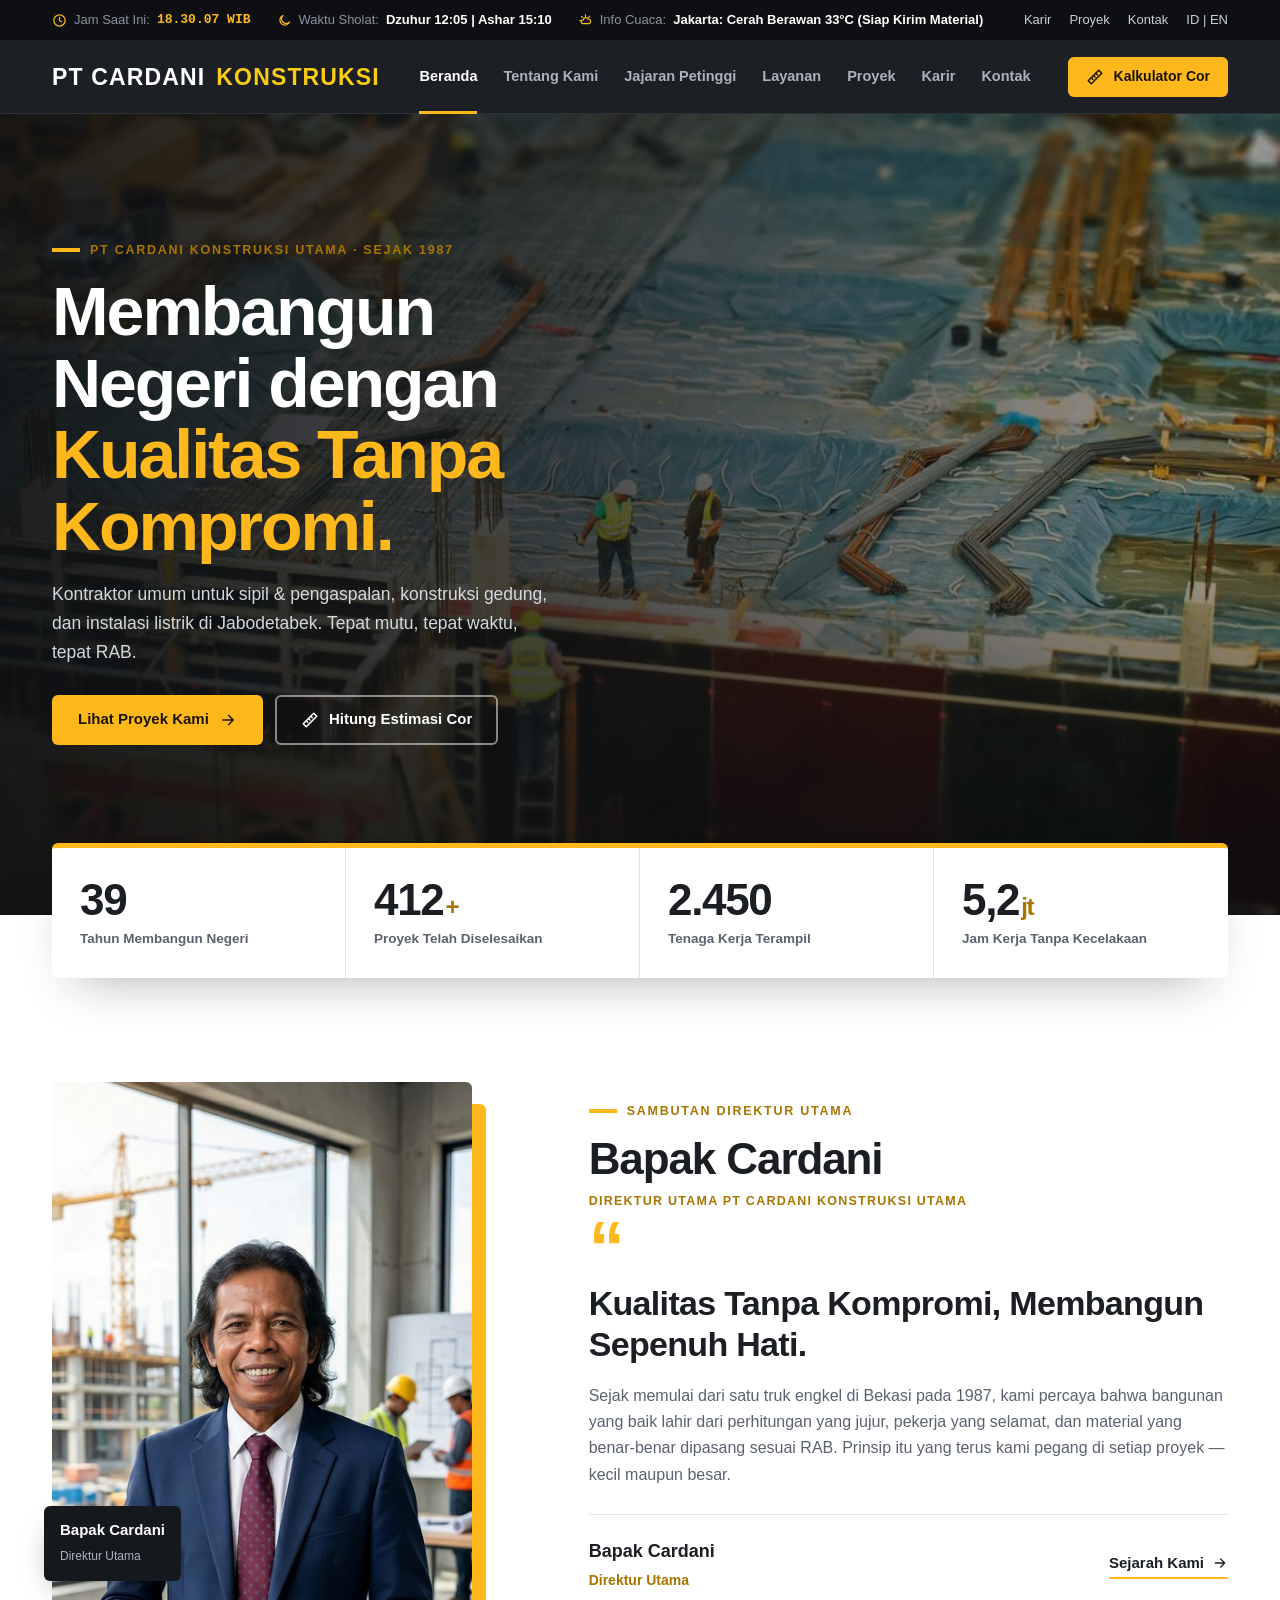
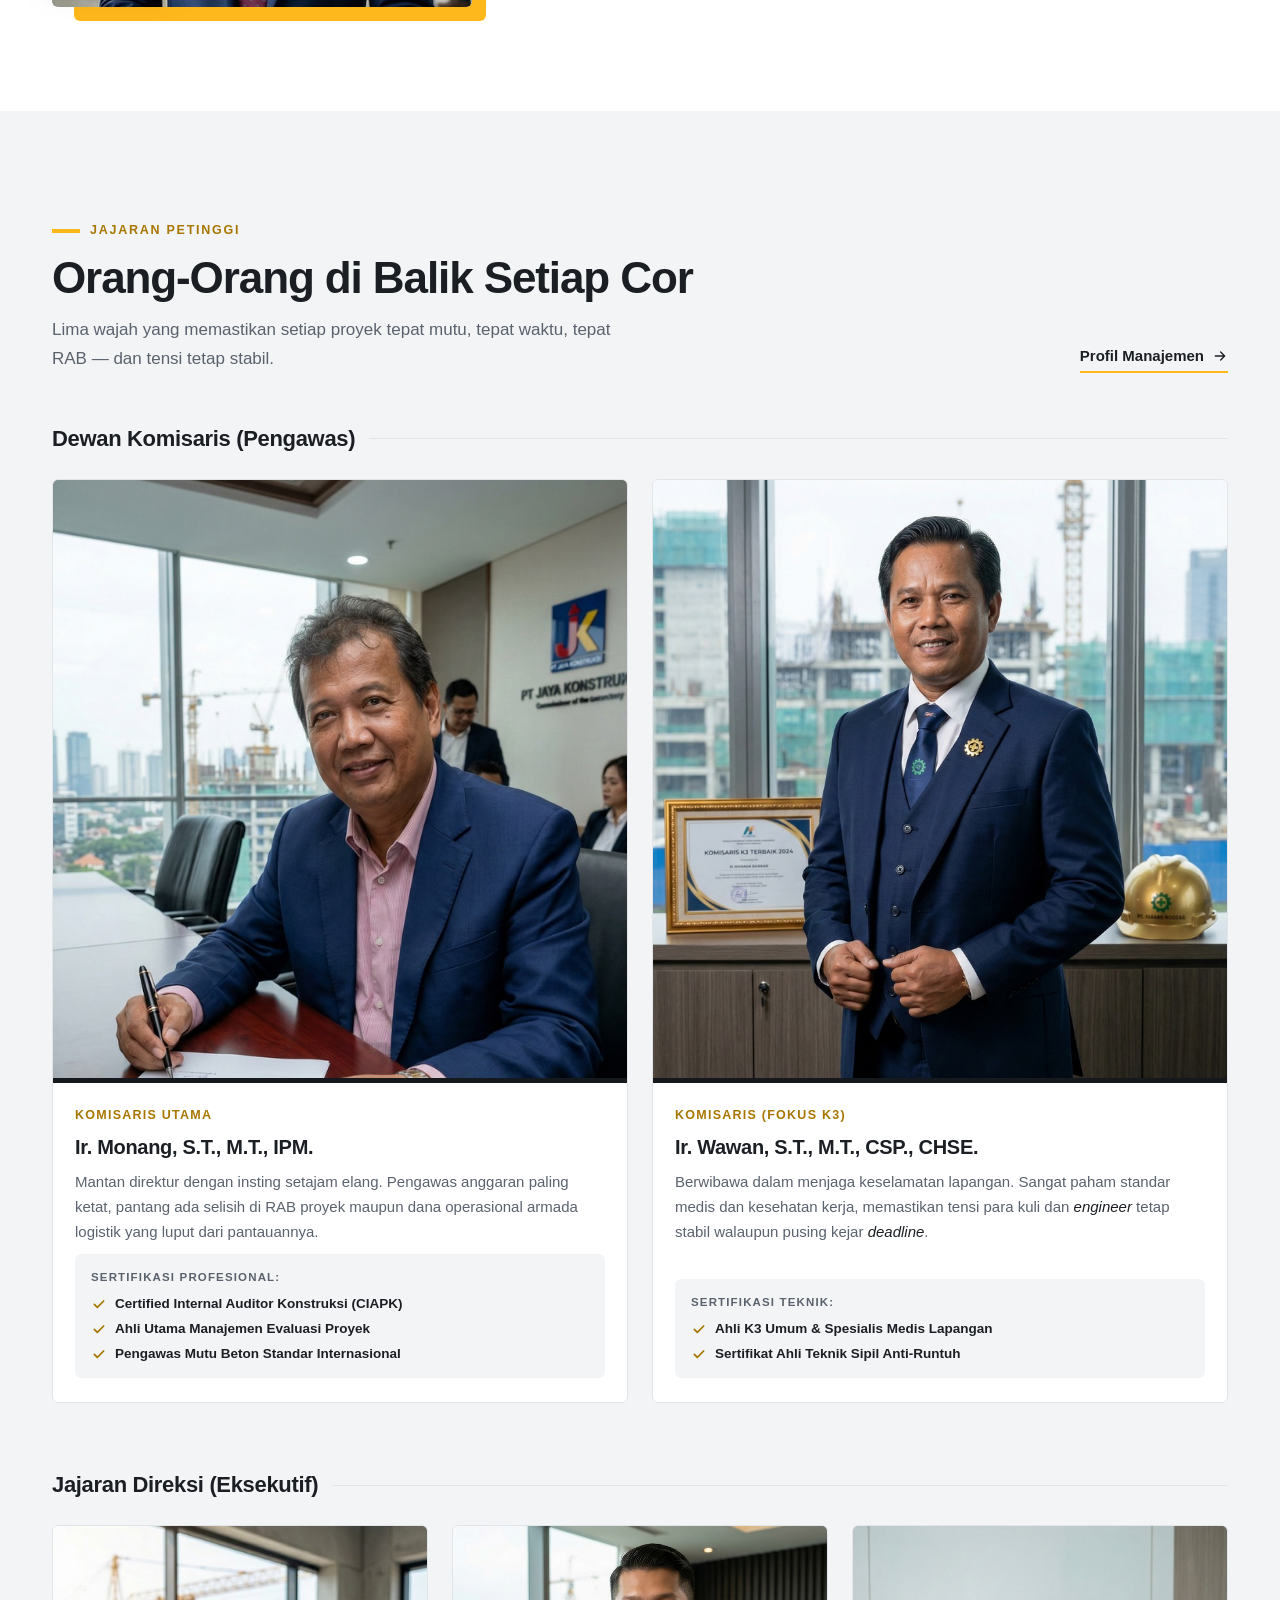
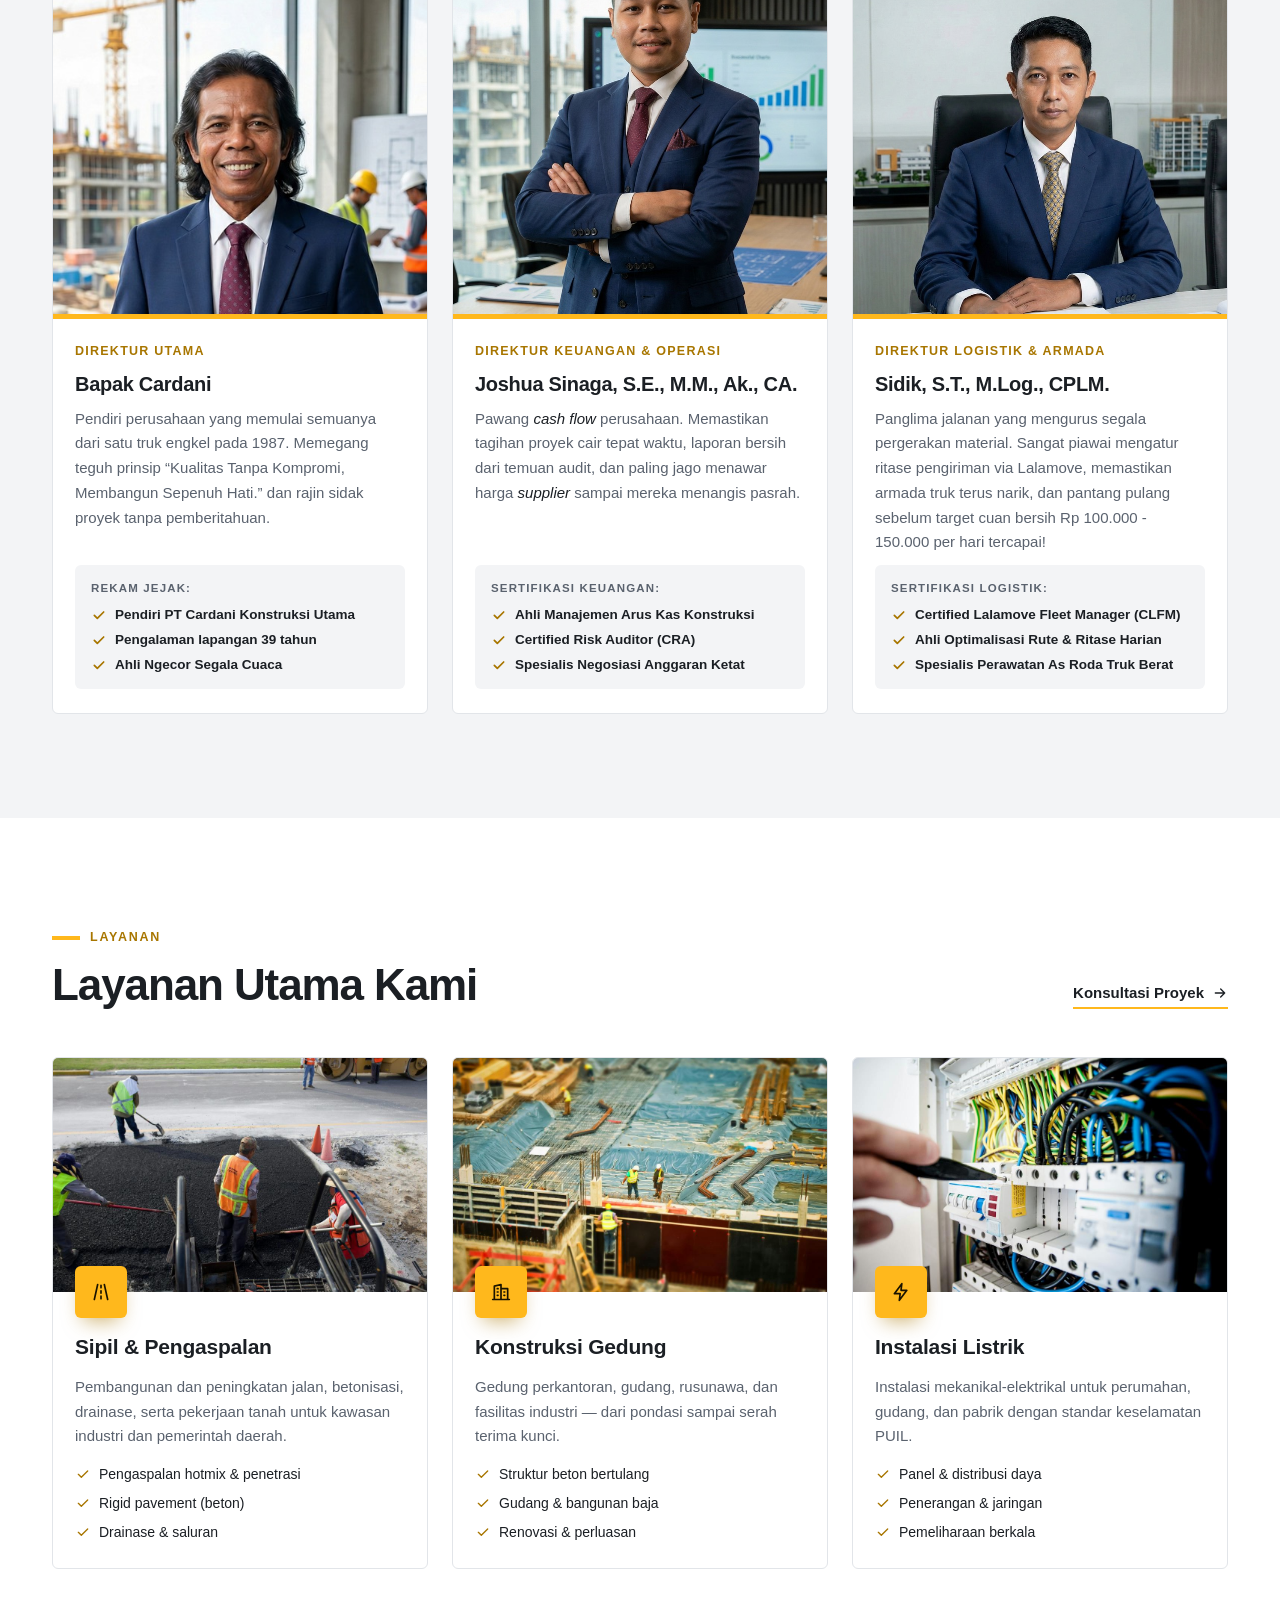
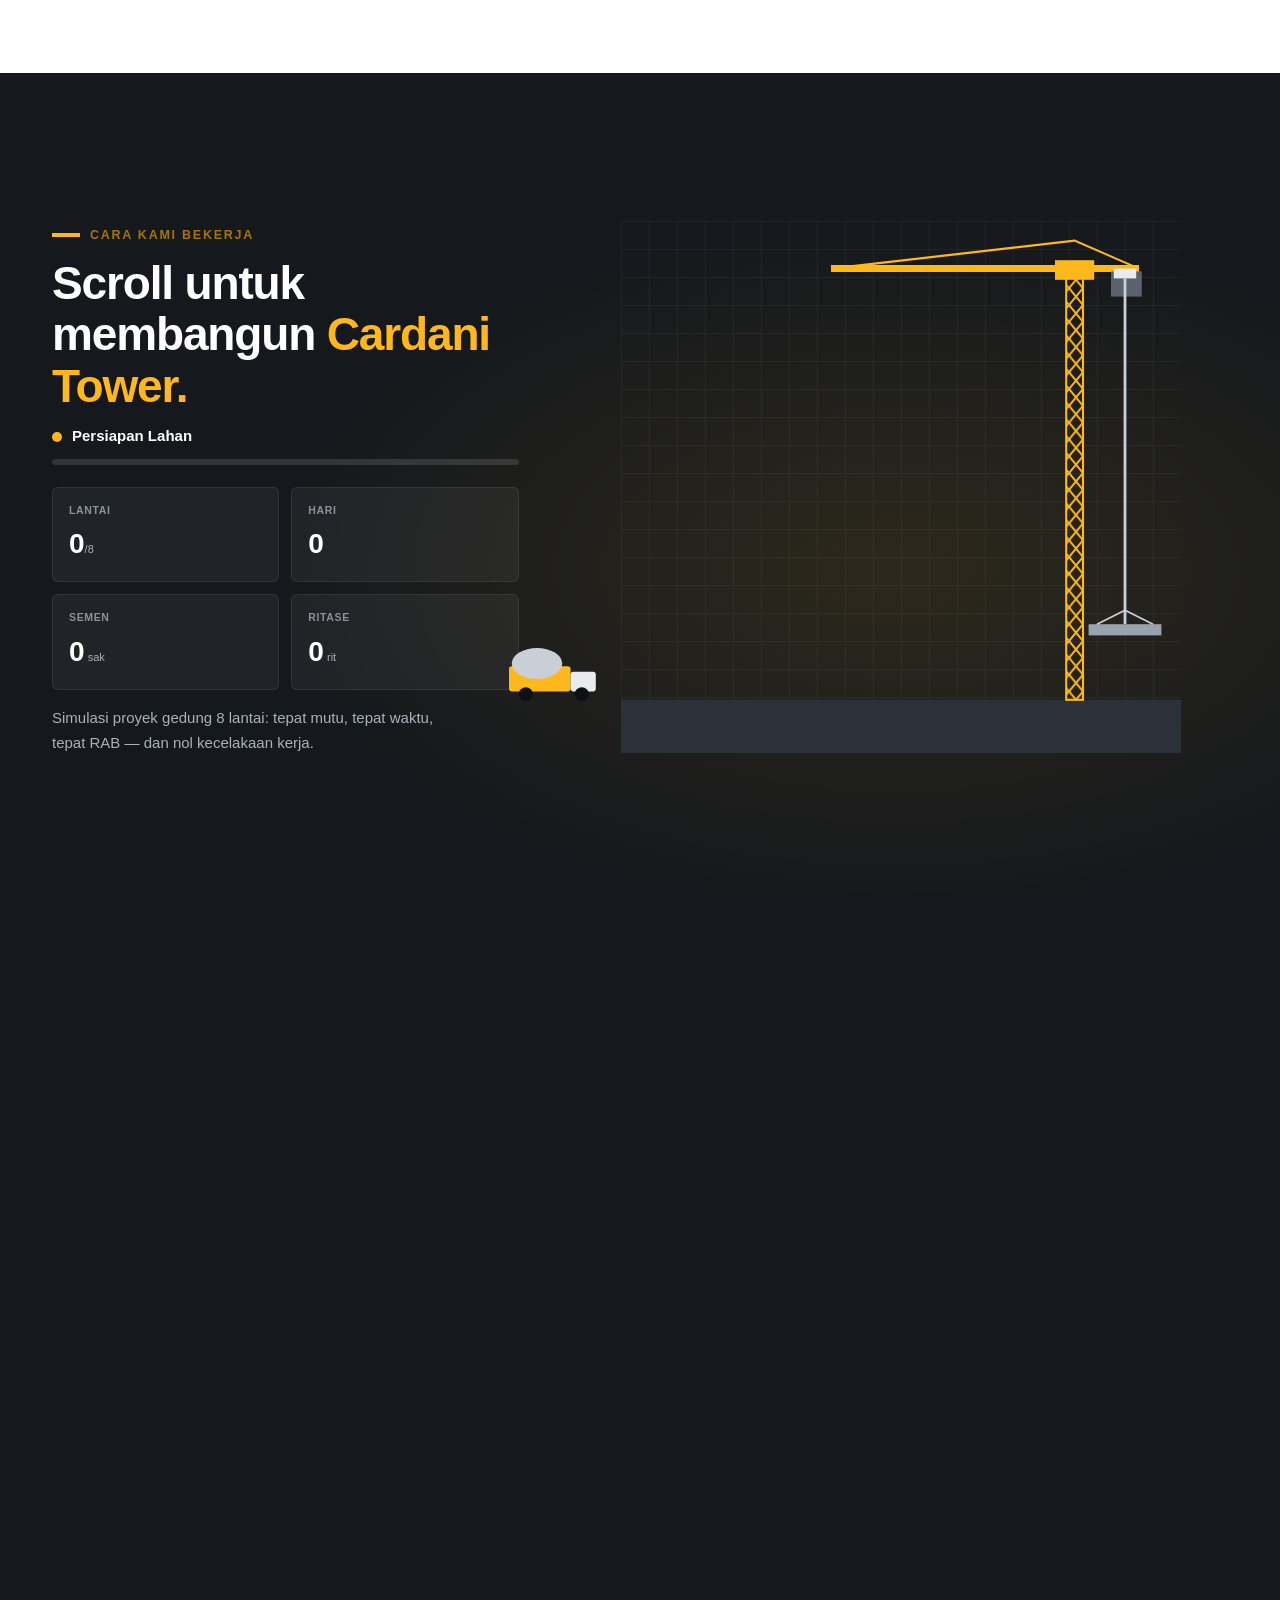
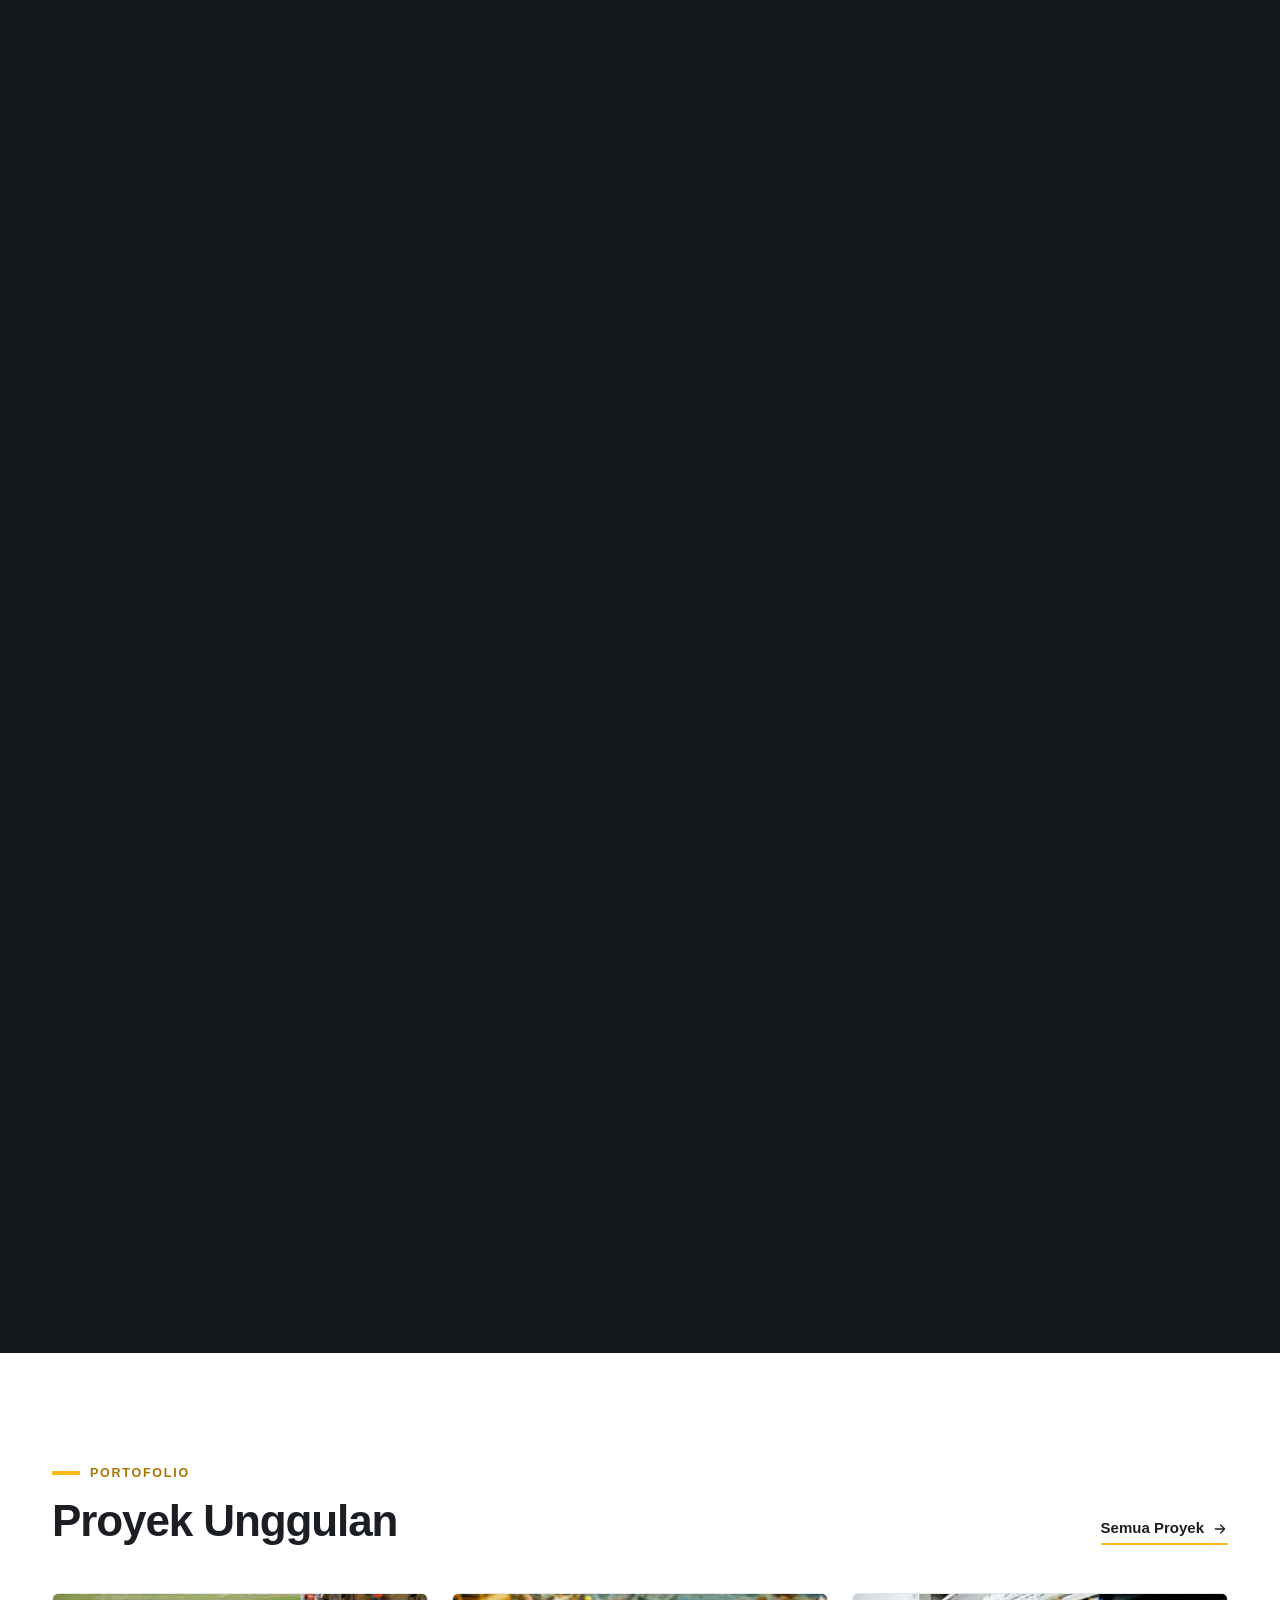
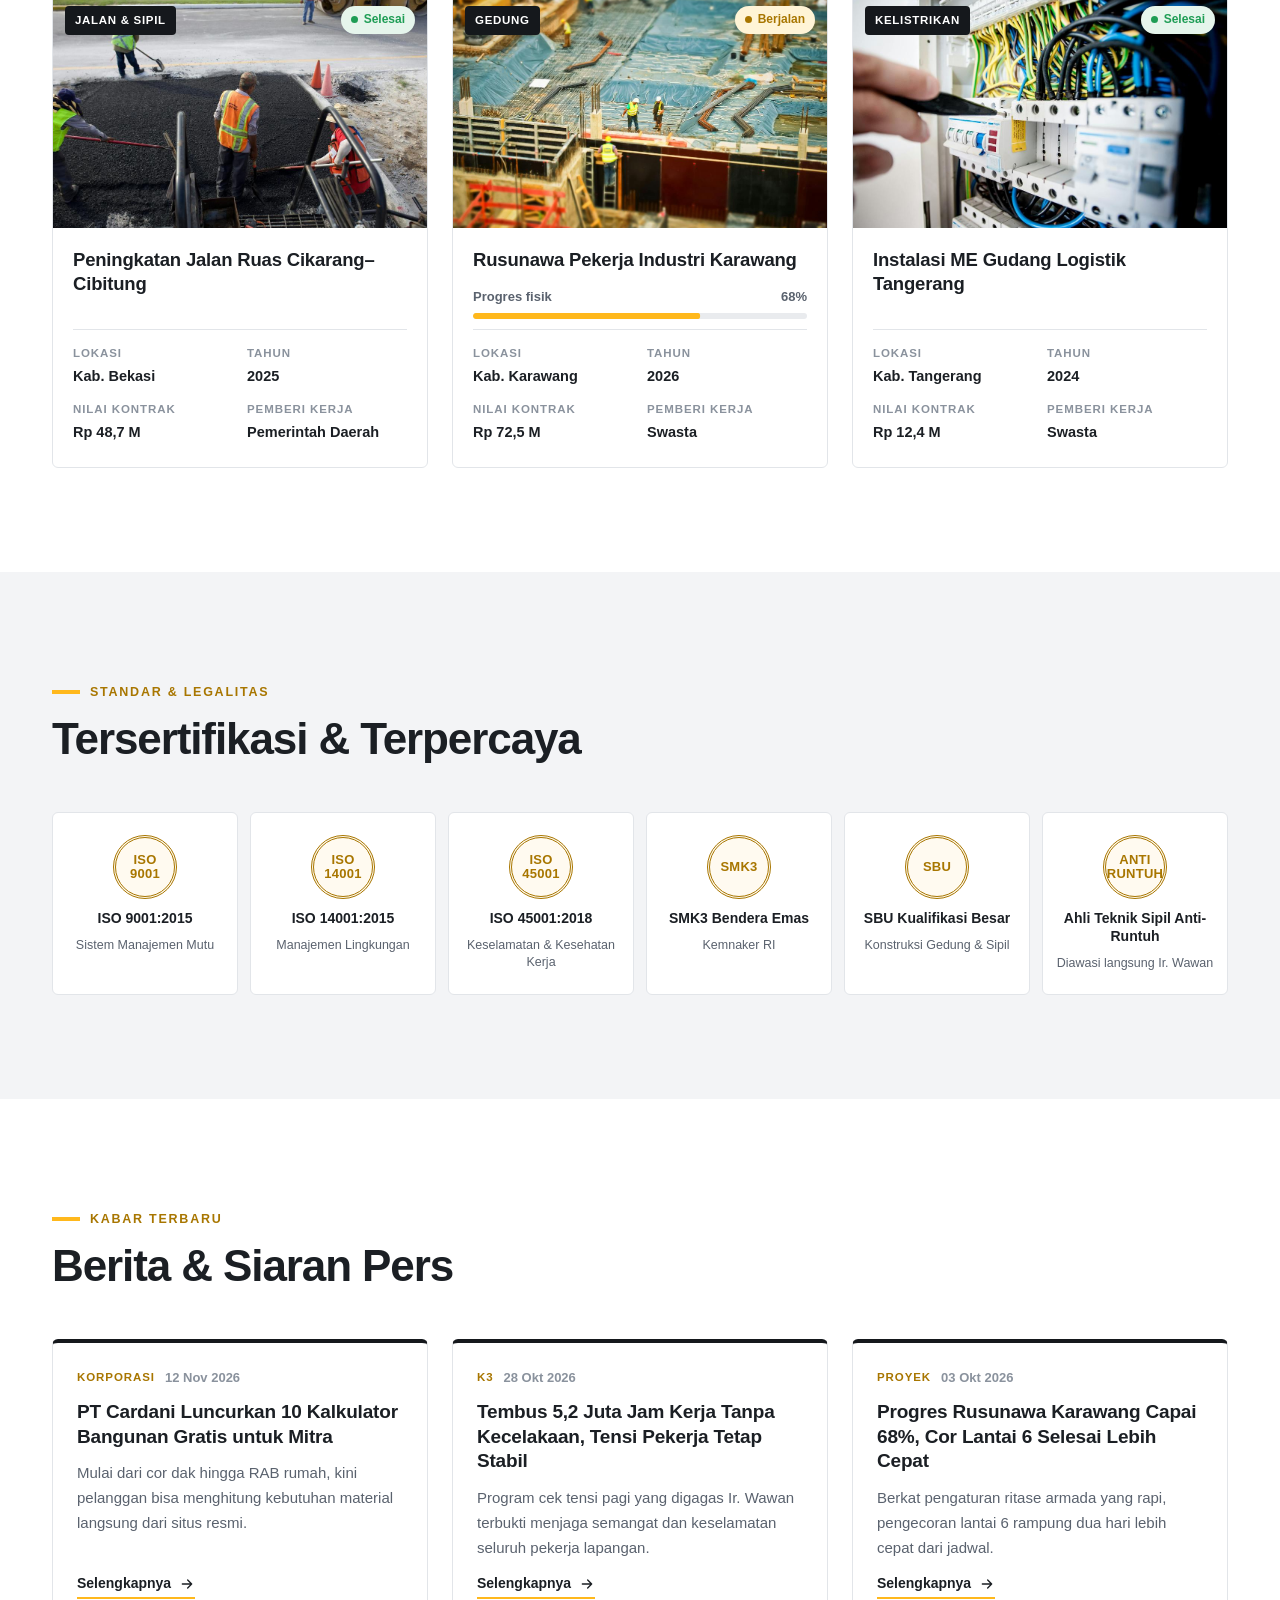
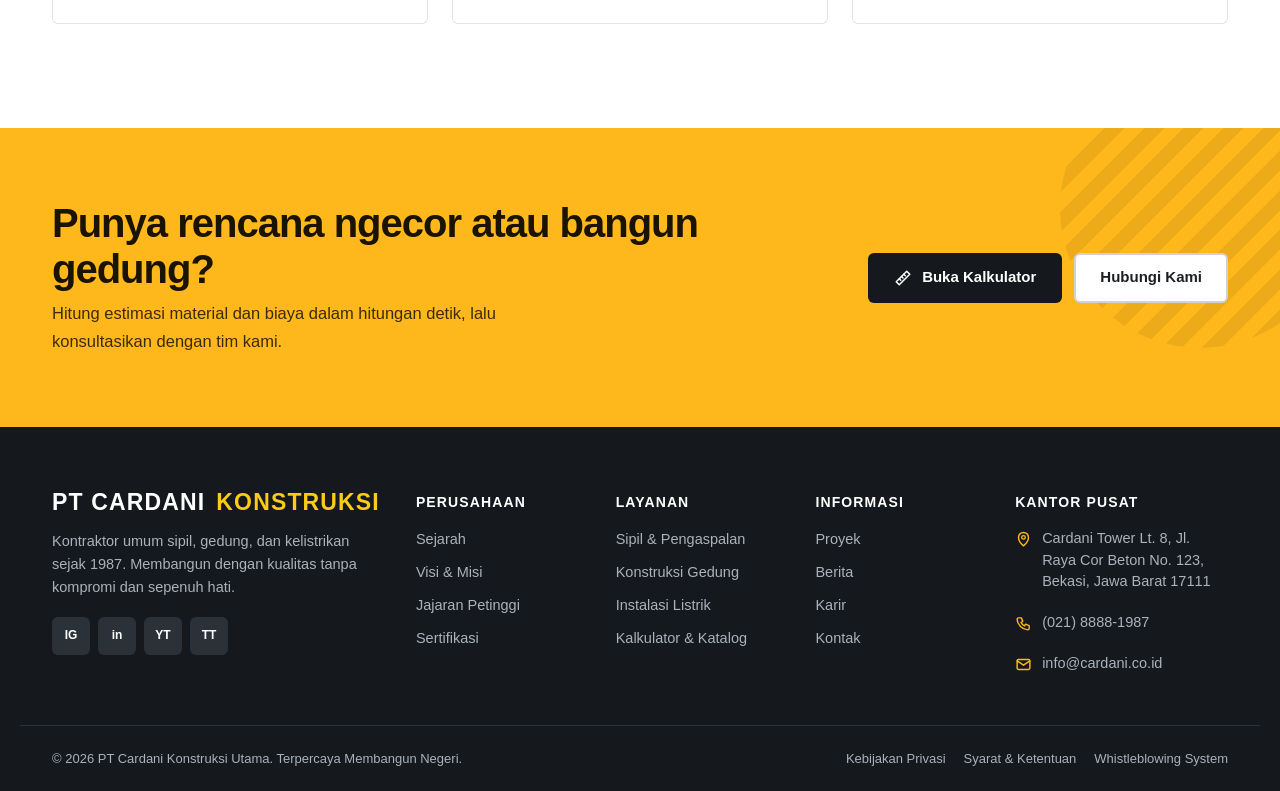
<file: index.html>
<!DOCTYPE html>
<html lang="id">
<head>
    <meta charset="UTF-8">
    <meta name="viewport" content="width=device-width, initial-scale=1.0, viewport-fit=cover">
    <title>PT Cardani Konstruksi Utama — Kontraktor Sipil, Gedung & Listrik</title>
    <meta name="description" content="PT Cardani Konstruksi Utama — Kualitas Tanpa Kompromi, Membangun Sepenuh Hati. Kontraktor sipil, gedung, dan kelistrikan sejak 1987.">
    <link rel="canonical" href="https://horosphoibos.github.io/cardani/">
    <meta property="og:type" content="website">
    <meta property="og:site_name" content="PT Cardani Konstruksi Utama">
    <meta property="og:locale" content="id_ID">
    <meta property="og:title" content="PT Cardani Konstruksi Utama — Kontraktor Sipil, Gedung &amp; Listrik">
    <meta property="og:description" content="PT Cardani Konstruksi Utama — Kualitas Tanpa Kompromi, Membangun Sepenuh Hati. Kontraktor sipil, gedung, dan kelistrikan sejak 1987.">
    <meta property="og:url" content="https://horosphoibos.github.io/cardani/">
    <meta property="og:image" content="https://horosphoibos.github.io/cardani/og-image.jpg">
    <meta property="og:image:width" content="1200">
    <meta property="og:image:height" content="630">
    <meta property="og:image:alt" content="PT Cardani Konstruksi — Membangun Negeri dengan Kualitas Tanpa Kompromi">
    <meta name="twitter:card" content="summary_large_image">
    <meta name="twitter:title" content="PT Cardani Konstruksi Utama — Kontraktor Sipil, Gedung &amp; Listrik">
    <meta name="twitter:description" content="PT Cardani Konstruksi Utama — Kualitas Tanpa Kompromi, Membangun Sepenuh Hati. Kontraktor sipil, gedung, dan kelistrikan sejak 1987.">
    <meta name="twitter:image" content="https://horosphoibos.github.io/cardani/og-image.jpg">
    <meta name="theme-color" content="#15181c">
    <link rel="icon" type="image/png" href="favicon.png">
    <link rel="preload" as="image" href="konstruksi.jpg">
    <link rel="stylesheet" href="style.css">
    <script>document.documentElement.classList.add('js')</script>
</head>
<body data-page="beranda">
<svg width="0" height="0" style="position:absolute" aria-hidden="true"><symbol id="i-clock" viewBox="0 0 24 24"><circle cx="12" cy="12" r="9"/><path d="M12 7v5l3 2"/></symbol><symbol id="i-cloud" viewBox="0 0 24 24"><path d="M12 3v2M5.6 5.6l1.4 1.4M3 12h2M17 7l1.4-1.4"/><path d="M8.5 11a4 4 0 0 1 7.6-1.2A3.5 3.5 0 1 1 17 17H8a3 3 0 0 1 .5-6z"/></symbol><symbol id="i-moon" viewBox="0 0 24 24"><path d="M20 14.5A8 8 0 1 1 9.5 4a6.5 6.5 0 0 0 10.5 10.5z"/></symbol><symbol id="i-check" viewBox="0 0 24 24"><path d="M5 12.5l4.5 4.5L19 7.5"/></symbol><symbol id="i-arrow" viewBox="0 0 24 24"><path d="M5 12h14M13 6l6 6-6 6"/></symbol><symbol id="i-chev" viewBox="0 0 24 24"><path d="M9 6l6 6-6 6"/></symbol><symbol id="i-ruler" viewBox="0 0 24 24"><path d="M3 17L17 3l4 4L7 21z"/><path d="M7 13l2 2M10 10l2 2M13 7l2 2"/></symbol><symbol id="i-truck" viewBox="0 0 24 24"><path d="M2 6h11v10H2zM13 10h4l4 3.5V16h-8"/><circle cx="6" cy="17.5" r="1.8"/><circle cx="17" cy="17.5" r="1.8"/></symbol><symbol id="i-road" viewBox="0 0 24 24"><path d="M8 3L4 21M16 3l4 18M12 4v3M12 10.5v3M12 17v3"/></symbol><symbol id="i-building" viewBox="0 0 24 24"><path d="M4 21V5l8-2v18M12 8h8v13M2 21h20"/><path d="M7.5 8h1M7.5 12h1M7.5 16h1M15.5 12h1M15.5 16h1"/></symbol><symbol id="i-bolt" viewBox="0 0 24 24"><path d="M13 2L4 14h7l-1 8 9-12h-7z"/></symbol><symbol id="i-plus" viewBox="0 0 24 24"><path d="M12 5v14M5 12h14"/></symbol><symbol id="i-minus" viewBox="0 0 24 24"><path d="M5 12h14"/></symbol><symbol id="i-cart" viewBox="0 0 24 24"><path d="M3 4h2l2.4 11h11L21 8H6.2"/><circle cx="9" cy="19.5" r="1.5"/><circle cx="17" cy="19.5" r="1.5"/></symbol><symbol id="i-alert" viewBox="0 0 24 24"><path d="M12 3l10 18H2z"/><path d="M12 10v4M12 17.5v.5"/></symbol><symbol id="i-shield" viewBox="0 0 24 24"><path d="M12 3l8 3v6c0 4.5-3.4 8.3-8 9-4.6-.7-8-4.5-8-9V6z"/><path d="M8.5 12l2.5 2.5 4.5-5"/></symbol><symbol id="i-users" viewBox="0 0 24 24"><circle cx="9" cy="8" r="3.5"/><path d="M2.5 20c.5-3.6 3.2-6 6.5-6s6 2.4 6.5 6"/><path d="M16 4.5a3.5 3.5 0 0 1 0 7M18 14.3c2 .8 3.3 2.8 3.5 5.7"/></symbol><symbol id="i-award" viewBox="0 0 24 24"><circle cx="12" cy="9" r="6"/><path d="M8.5 14L7 22l5-3 5 3-1.5-8"/></symbol><symbol id="i-phone" viewBox="0 0 24 24"><path d="M5 4h4l2 5-2.5 1.5a11 11 0 0 0 5 5L15 13l5 2v4a2 2 0 0 1-2 2A16 16 0 0 1 3 6a2 2 0 0 1 2-2z"/></symbol><symbol id="i-mail" viewBox="0 0 24 24"><rect x="3" y="5" width="18" height="14" rx="2"/><path d="M3 7l9 6 9-6"/></symbol><symbol id="i-pin" viewBox="0 0 24 24"><path d="M12 21s7-6.2 7-12a7 7 0 0 0-14 0c0 5.8 7 12 7 12z"/><circle cx="12" cy="9" r="2.5"/></symbol><symbol id="i-brief" viewBox="0 0 24 24"><rect x="3" y="7" width="18" height="13" rx="2"/><path d="M8 7V5a2 2 0 0 1 2-2h4a2 2 0 0 1 2 2v2M3 13h18"/></symbol><symbol id="i-heart" viewBox="0 0 24 24"><path d="M12 20s-8-4.6-8-10.5A4.5 4.5 0 0 1 12 7a4.5 4.5 0 0 1 8 2.5C20 15.4 12 20 12 20z"/><path d="M7 12h3l1.5-2 2 4 1.5-2h2"/></symbol><symbol id="i-cap" viewBox="0 0 24 24"><path d="M2 9l10-5 10 5-10 5z"/><path d="M6 11v5c3.5 2.5 8.5 2.5 12 0v-5"/></symbol><symbol id="i-coins" viewBox="0 0 24 24"><ellipse cx="9" cy="7" rx="6" ry="3"/><path d="M3 7v5c0 1.7 2.7 3 6 3s6-1.3 6-3V7"/><path d="M9 15v2c0 1.7 2.7 3 6 3s6-1.3 6-3v-5c0-1.7-2.7-3-6-3"/></symbol><symbol id="i-food" viewBox="0 0 24 24"><path d="M5 3v8a3 3 0 0 0 6 0V3M8 3v18M17 3c-2 2-3 5-3 8h3v10"/></symbol><symbol id="i-close" viewBox="0 0 24 24"><path d="M6 6l12 12M18 6L6 18"/></symbol><symbol id="i-helmet" viewBox="0 0 24 24"><path d="M3 17h18M5 17a7 7 0 0 1 14 0"/><path d="M12 10V6M9 7.5V10M15 7.5V10"/></symbol><symbol id="i-cal" viewBox="0 0 24 24"><rect x="3" y="5" width="18" height="16" rx="2"/><path d="M3 10h18M8 3v4M16 3v4"/></symbol></svg>

    <!-- DASHBOARD MANDOR -->
    <div class="topbar" id="dashboard">
        <div class="container topbar__inner">
            <div class="topbar__info" aria-label="Dashboard Mandor">
                <div class="tb-item"><svg class="ico" aria-hidden="true"><use href="#i-clock"/></svg><span>Jam Saat Ini:</span><b id="clock">Memuat...</b></div>
                <div class="tb-item"><svg class="ico" aria-hidden="true"><use href="#i-moon"/></svg><span>Waktu Sholat:</span><b>Dzuhur 12:05 | Ashar 15:10</b></div>
                <div class="tb-item tb-item--weather"><svg class="ico" aria-hidden="true"><use href="#i-cloud"/></svg><span>Info Cuaca:</span><span class="tb-ticker"><b id="weather-ticker">Memuat data BMKG...</b></span></div>
            </div>
            <div class="topbar__links">
                <a href="karir.html">Karir</a><a href="proyek.html">Proyek</a><a href="kontak.html">Kontak</a><span>ID | EN</span>
            </div>
        </div>
    </div>

    <header class="header" id="header">
        <div class="container header__inner">
            <a href="index.html" class="logo" aria-label="PT Cardani Konstruksi Utama, ke beranda">PT CARDANI <span>KONSTRUKSI</span></a>
            <nav class="nav" aria-label="Navigasi utama"><a href="index.html" aria-current="page">Beranda</a><a href="tentang.html">Tentang Kami</a><a href="index.html#petinggi">Jajaran Petinggi</a><a href="index.html#layanan">Layanan</a><a href="proyek.html">Proyek</a><a href="karir.html">Karir</a><a href="kontak.html">Kontak</a></nav>
            <a href="alat.html#kalkulator" class="btn btn--primary btn--sm header__cta anim-pulse-custom"><svg class="ico" aria-hidden="true"><use href="#i-ruler"/></svg>Kalkulator Cor</a>
            <button class="burger" id="burger" aria-label="Buka menu" aria-expanded="false" aria-controls="drawer"><span></span><span></span><span></span></button>
        </div>
    </header>

    <div class="drawer" id="drawer" aria-hidden="true">
        <div class="drawer__backdrop" data-close></div>
        <div class="drawer__panel" role="dialog" aria-label="Menu navigasi">
            <div class="drawer__head"><a href="index.html" class="logo" aria-label="PT Cardani Konstruksi Utama, ke beranda">PT CARDANI <span>KONSTRUKSI</span></a><button class="drawer__close" data-close aria-label="Tutup menu"><svg class="ico" aria-hidden="true"><use href="#i-close"/></svg></button></div>
            <nav class="drawer__nav"><a href="index.html" aria-current="page">Beranda<svg class="ico" aria-hidden="true"><use href="#i-chev"/></svg></a><a href="tentang.html">Tentang Kami<svg class="ico" aria-hidden="true"><use href="#i-chev"/></svg></a><a href="index.html#petinggi">Jajaran Petinggi<svg class="ico" aria-hidden="true"><use href="#i-chev"/></svg></a><a href="index.html#layanan">Layanan<svg class="ico" aria-hidden="true"><use href="#i-chev"/></svg></a><a href="proyek.html">Proyek<svg class="ico" aria-hidden="true"><use href="#i-chev"/></svg></a><a href="karir.html">Karir<svg class="ico" aria-hidden="true"><use href="#i-chev"/></svg></a><a href="kontak.html">Kontak<svg class="ico" aria-hidden="true"><use href="#i-chev"/></svg></a><a href="alat.html#katalog">Katalog Material<svg class="ico" aria-hidden="true"><use href="#i-chev"/></svg></a></nav>
            <div class="drawer__foot">
                <a href="alat.html#kalkulator" class="btn btn--primary"><svg class="ico" aria-hidden="true"><use href="#i-ruler"/></svg>Kalkulator Cor</a>
                <span><svg class="ico" aria-hidden="true"><use href="#i-phone"/></svg> (021) 8888-1987 · info@cardani.co.id</span>
            </div>
        </div>
    </div>

    <main id="beranda">
    <section class="hero">
        <div class="hero__bg"><img src="konstruksi.jpg" alt="" fetchpriority="high"></div>
        <div class="container hero__inner">
            <p class="overline" data-intro style="--i:0">PT Cardani Konstruksi Utama · Sejak 1987</p>
            <h1 data-intro style="--i:1">Membangun Negeri dengan <span>Kualitas Tanpa Kompromi.</span></h1>
            <p class="lead" data-intro style="--i:2">Kontraktor umum untuk sipil &amp; pengaspalan, konstruksi gedung, dan instalasi listrik di Jabodetabek. Tepat mutu, tepat waktu, tepat RAB.</p>
            <div class="hero__actions" data-intro style="--i:3">
                <a href="proyek.html" class="btn btn--primary">Lihat Proyek Kami<svg class="ico" aria-hidden="true"><use href="#i-arrow"/></svg></a>
                <a href="alat.html#kalkulator" class="btn btn--light"><svg class="ico" aria-hidden="true"><use href="#i-ruler"/></svg>Hitung Estimasi Cor</a>
            </div>
        </div>
    </section>

    <div class="container stats-band"><div class="stats-grid" data-reveal><div class="stat-box"><strong><span data-count="39" data-dec="0">0</span><small></small></strong><span>Tahun Membangun Negeri</span></div><div class="stat-box"><strong><span data-count="412" data-dec="0">0</span><small>+</small></strong><span>Proyek Telah Diselesaikan</span></div><div class="stat-box"><strong><span data-count="2450" data-dec="0">0</span><small></small></strong><span>Tenaga Kerja Terampil</span></div><div class="stat-box"><strong><span data-count="5.2" data-dec="1">0</span><small>jt</small></strong><span>Jam Kerja Tanpa Kecelakaan</span></div></div></div>

    <section class="section" id="sambutan">
        <div class="container director">
            <div class="director__media" data-reveal="left">
                <div class="director__photo"><img src="foto-direktur.jpg" alt="Bapak Cardani" loading="lazy"></div>
                <div class="director__badge"><b>Bapak Cardani</b><span>Direktur Utama</span></div>
            </div>
            <div data-reveal="right">
                <p class="overline">Sambutan Direktur Utama</p>
                <h2 class="h-section">Bapak Cardani</h2>
                <p class="person__role" style="margin-top:8px">Direktur Utama PT Cardani Konstruksi Utama</p>
                <blockquote class="director__quote">Kualitas Tanpa Kompromi, Membangun Sepenuh Hati.</blockquote>
                <p class="body">Sejak memulai dari satu truk engkel di Bekasi pada 1987, kami percaya bahwa bangunan yang baik lahir dari perhitungan yang jujur, pekerja yang selamat, dan material yang benar-benar dipasang sesuai RAB. Prinsip itu yang terus kami pegang di setiap proyek — kecil maupun besar.</p>
                <div class="director__sign">
                    <div><b>Bapak Cardani</b><span>Direktur Utama</span></div>
                    <a href="tentang.html#sejarah" class="link-arrow" style="margin-left:auto">Sejarah Kami<svg class="ico" aria-hidden="true"><use href="#i-arrow"/></svg></a>
                </div>
            </div>
        </div>
    </section>

    <section class="section section--gray" id="petinggi">
        <div class="container">
            <div class="sec-head sec-head--row" data-reveal>
                <div><p class="overline">Jajaran Petinggi</p><h2 class="h-section">Orang-Orang di Balik Setiap Cor</h2><p class="lead">Lima wajah yang memastikan setiap proyek tepat mutu, tepat waktu, tepat RAB — dan tensi tetap stabil.</p></div>
                <a href="tentang.html#manajemen" class="link-arrow">Profil Manajemen<svg class="ico" aria-hidden="true"><use href="#i-arrow"/></svg></a>
            </div>
            <div class="mgmt-group">
                <h3 class="mgmt-group__title">Dewan Komisaris (Pengawas)</h3>
                <div class="people">
                    <article class="person person--board" data-reveal>
                        <div class="person__photo"><img src="komut.jpg" alt="Ir. Monang" loading="lazy"></div>
                        <div class="person__body">
                            <p class="person__role">Komisaris Utama</p>
                            <h3 class="person__name">Ir. Monang, S.T., M.T., IPM.</h3>
                            <p class="person__bio">Mantan direktur dengan insting setajam elang. Pengawas anggaran paling ketat, pantang ada selisih di RAB proyek maupun dana operasional armada logistik yang luput dari pantauannya.</p>
                            <div class="person__certs"><p>Sertifikasi Profesional:</p><ul><li><svg class="ico" aria-hidden="true"><use href="#i-check"/></svg>Certified Internal Auditor Konstruksi (CIAPK)</li><li><svg class="ico" aria-hidden="true"><use href="#i-check"/></svg>Ahli Utama Manajemen Evaluasi Proyek</li><li><svg class="ico" aria-hidden="true"><use href="#i-check"/></svg>Pengawas Mutu Beton Standar Internasional</li></ul></div>
                        </div>
                    </article>
                    <article class="person person--board" data-reveal>
                        <div class="person__photo"><img src="komk3.jpg" alt="Ir. Wawan" loading="lazy"></div>
                        <div class="person__body">
                            <p class="person__role">Komisaris (Fokus K3)</p>
                            <h3 class="person__name">Ir. Wawan, S.T., M.T., CSP., CHSE.</h3>
                            <p class="person__bio">Berwibawa dalam menjaga keselamatan lapangan. Sangat paham standar medis dan kesehatan kerja, memastikan tensi para kuli dan <em>engineer</em> tetap stabil walaupun pusing kejar <em>deadline</em>.</p>
                            <div class="person__certs"><p>Sertifikasi Teknik:</p><ul><li><svg class="ico" aria-hidden="true"><use href="#i-check"/></svg>Ahli K3 Umum &amp; Spesialis Medis Lapangan</li><li><svg class="ico" aria-hidden="true"><use href="#i-check"/></svg>Sertifikat Ahli Teknik Sipil Anti-Runtuh</li></ul></div>
                        </div>
                    </article></div>
            </div>
            <div class="mgmt-group">
                <h3 class="mgmt-group__title">Jajaran Direksi (Eksekutif)</h3>
                <div class="people people--3">
                    <article class="person" data-reveal>
                        <div class="person__photo"><img src="foto-direktur.jpg" alt="Bapak Cardani" loading="lazy"></div>
                        <div class="person__body">
                            <p class="person__role">Direktur Utama</p>
                            <h3 class="person__name">Bapak Cardani</h3>
                            <p class="person__bio">Pendiri perusahaan yang memulai semuanya dari satu truk engkel pada 1987. Memegang teguh prinsip “Kualitas Tanpa Kompromi, Membangun Sepenuh Hati.” dan rajin sidak proyek tanpa pemberitahuan.</p>
                            <div class="person__certs"><p>Rekam Jejak:</p><ul><li><svg class="ico" aria-hidden="true"><use href="#i-check"/></svg>Pendiri PT Cardani Konstruksi Utama</li><li><svg class="ico" aria-hidden="true"><use href="#i-check"/></svg>Pengalaman lapangan 39 tahun</li><li><svg class="ico" aria-hidden="true"><use href="#i-check"/></svg>Ahli Ngecor Segala Cuaca</li></ul></div>
                        </div>
                    </article>
                    <article class="person" data-reveal>
                        <div class="person__photo"><img src="dirkeu.jpg" alt="Joshua Sinaga" loading="lazy"></div>
                        <div class="person__body">
                            <p class="person__role">Direktur Keuangan &amp; Operasi</p>
                            <h3 class="person__name">Joshua Sinaga, S.E., M.M., Ak., CA.</h3>
                            <p class="person__bio">Pawang <em>cash flow</em> perusahaan. Memastikan tagihan proyek cair tepat waktu, laporan bersih dari temuan audit, dan paling jago menawar harga <em>supplier</em> sampai mereka menangis pasrah.</p>
                            <div class="person__certs"><p>Sertifikasi Keuangan:</p><ul><li><svg class="ico" aria-hidden="true"><use href="#i-check"/></svg>Ahli Manajemen Arus Kas Konstruksi</li><li><svg class="ico" aria-hidden="true"><use href="#i-check"/></svg>Certified Risk Auditor (CRA)</li><li><svg class="ico" aria-hidden="true"><use href="#i-check"/></svg>Spesialis Negosiasi Anggaran Ketat</li></ul></div>
                        </div>
                    </article>
                    <article class="person" data-reveal>
                        <div class="person__photo"><img src="dirlog.jpg" alt="Sidik ST" loading="lazy"></div>
                        <div class="person__body">
                            <p class="person__role">Direktur Logistik &amp; Armada</p>
                            <h3 class="person__name">Sidik, S.T., M.Log., CPLM.</h3>
                            <p class="person__bio">Panglima jalanan yang mengurus segala pergerakan material. Sangat piawai mengatur ritase pengiriman via Lalamove, memastikan armada truk terus narik, dan pantang pulang sebelum target cuan bersih Rp 100.000 - 150.000 per hari tercapai!</p>
                            <div class="person__certs"><p>Sertifikasi Logistik:</p><ul><li><svg class="ico" aria-hidden="true"><use href="#i-check"/></svg>Certified Lalamove Fleet Manager (CLFM)</li><li><svg class="ico" aria-hidden="true"><use href="#i-check"/></svg>Ahli Optimalisasi Rute &amp; Ritase Harian</li><li><svg class="ico" aria-hidden="true"><use href="#i-check"/></svg>Spesialis Perawatan As Roda Truk Berat</li></ul></div>
                        </div>
                    </article></div>
            </div>
        </div>
    </section>

    <section class="section" id="layanan">
        <div class="container">
            <div class="sec-head sec-head--row" data-reveal>
                <div><p class="overline">Layanan</p><h2 class="h-section">Layanan Utama Kami</h2></div>
                <a href="kontak.html" class="link-arrow">Konsultasi Proyek<svg class="ico" aria-hidden="true"><use href="#i-arrow"/></svg></a>
            </div>
            <div class="services">
                <article class="service" data-reveal>
                    <div class="service__img"><img src="aspal.jpg" alt="Aspal" loading="lazy"></div>
                    <div class="service__body">
                        <span class="service__icon"><svg class="ico" aria-hidden="true"><use href="#i-road"/></svg></span>
                        <h3>Sipil &amp; Pengaspalan</h3>
                        <p>Pembangunan dan peningkatan jalan, betonisasi, drainase, serta pekerjaan tanah untuk kawasan industri dan pemerintah daerah.</p>
                        <ul><li><svg class="ico" aria-hidden="true"><use href="#i-check"/></svg>Pengaspalan hotmix &amp; penetrasi</li><li><svg class="ico" aria-hidden="true"><use href="#i-check"/></svg>Rigid pavement (beton)</li><li><svg class="ico" aria-hidden="true"><use href="#i-check"/></svg>Drainase &amp; saluran</li></ul>
                    </div>
                </article>
                <article class="service" data-reveal>
                    <div class="service__img"><img src="konstruksi.jpg" alt="Konstruksi" loading="lazy"></div>
                    <div class="service__body">
                        <span class="service__icon"><svg class="ico" aria-hidden="true"><use href="#i-building"/></svg></span>
                        <h3>Konstruksi Gedung</h3>
                        <p>Gedung perkantoran, gudang, rusunawa, dan fasilitas industri — dari pondasi sampai serah terima kunci.</p>
                        <ul><li><svg class="ico" aria-hidden="true"><use href="#i-check"/></svg>Struktur beton bertulang</li><li><svg class="ico" aria-hidden="true"><use href="#i-check"/></svg>Gudang &amp; bangunan baja</li><li><svg class="ico" aria-hidden="true"><use href="#i-check"/></svg>Renovasi &amp; perluasan</li></ul>
                    </div>
                </article>
                <article class="service" data-reveal>
                    <div class="service__img"><img src="kelistrikan.jpg" alt="Kelistrikan" loading="lazy"></div>
                    <div class="service__body">
                        <span class="service__icon"><svg class="ico" aria-hidden="true"><use href="#i-bolt"/></svg></span>
                        <h3>Instalasi Listrik</h3>
                        <p>Instalasi mekanikal-elektrikal untuk perumahan, gudang, dan pabrik dengan standar keselamatan PUIL.</p>
                        <ul><li><svg class="ico" aria-hidden="true"><use href="#i-check"/></svg>Panel &amp; distribusi daya</li><li><svg class="ico" aria-hidden="true"><use href="#i-check"/></svg>Penerangan &amp; jaringan</li><li><svg class="ico" aria-hidden="true"><use href="#i-check"/></svg>Pemeliharaan berkala</li></ul>
                    </div>
                </article></div>
        </div>
    </section>

    <!-- BAGIAN SIGNATURE: CARDANI TOWER -->
    <section class="build" id="bangun" aria-labelledby="build-title">
        <div class="build__sticky">
            <div class="container build__grid">
                <div class="build__copy">
                    <p class="overline">Cara Kami Bekerja</p>
                    <h2 class="h-section" id="build-title">Scroll untuk membangun <span>Cardani Tower.</span></h2>
                    <div class="build__phase"><span class="build__dot"></span><b id="buildPhase">Persiapan Lahan</b></div>
                    <div class="build__meter" aria-hidden="true"><span id="buildBar"></span></div>
                    <dl class="build__stats">
                        <div><dt>Lantai</dt><dd><b id="bFloor">0</b>/8</dd></div>
                        <div><dt>Hari</dt><dd><b id="bDay">0</b></dd></div>
                        <div><dt>Semen</dt><dd><b id="bSemen">0</b> sak</dd></div>
                        <div><dt>Ritase</dt><dd><b id="bRit">0</b> rit</dd></div>
                    </dl>
                    <p class="build__note">Simulasi proyek gedung 8 lantai: tepat mutu, tepat waktu, tepat RAB — dan nol kecelakaan kerja.</p>
                </div>
                <div class="build__stage" id="buildStage"><svg class="tower" viewBox="0 0 400 380" role="img" aria-label="Ilustrasi pembangunan Cardani Tower">
        <defs>
            <pattern id="grid" width="20" height="20" patternUnits="userSpaceOnUse"><path d="M20 0H0V20" fill="none" stroke="rgba(255,255,255,.06)"/></pattern>
            <pattern id="lattice" width="10" height="12" patternUnits="userSpaceOnUse"><path d="M0 0L10 12M10 0L0 12" stroke="#ffb81c" stroke-width="1.4"/></pattern>
        </defs>
        <rect width="400" height="380" fill="url(#grid)"/>
        <rect x="0" y="342" width="400" height="38" class="ground"/>
        <g class="fnd"><rect x="104" y="330" width="192" height="12" class="foundation"/></g>
        <g class="fl" data-fl="0"><rect x="118" y="300" width="164" height="30" class="slab"/><rect x="118" y="300" width="164" height="4" class="beam"/><rect x="128" y="308" width="18" height="14" rx="1" class="win"/><rect x="158" y="308" width="18" height="14" rx="1" class="win"/><rect x="188" y="308" width="18" height="14" rx="1" class="win"/><rect x="218" y="308" width="18" height="14" rx="1" class="win"/><rect x="248" y="308" width="18" height="14" rx="1" class="win"/></g><g class="fl" data-fl="1"><rect x="118" y="270" width="164" height="30" class="slab"/><rect x="118" y="270" width="164" height="4" class="beam"/><rect x="128" y="278" width="18" height="14" rx="1" class="win"/><rect x="158" y="278" width="18" height="14" rx="1" class="win"/><rect x="188" y="278" width="18" height="14" rx="1" class="win"/><rect x="218" y="278" width="18" height="14" rx="1" class="win"/><rect x="248" y="278" width="18" height="14" rx="1" class="win"/></g><g class="fl" data-fl="2"><rect x="118" y="240" width="164" height="30" class="slab"/><rect x="118" y="240" width="164" height="4" class="beam"/><rect x="128" y="248" width="18" height="14" rx="1" class="win"/><rect x="158" y="248" width="18" height="14" rx="1" class="win"/><rect x="188" y="248" width="18" height="14" rx="1" class="win"/><rect x="218" y="248" width="18" height="14" rx="1" class="win"/><rect x="248" y="248" width="18" height="14" rx="1" class="win"/></g><g class="fl" data-fl="3"><rect x="118" y="210" width="164" height="30" class="slab"/><rect x="118" y="210" width="164" height="4" class="beam"/><rect x="128" y="218" width="18" height="14" rx="1" class="win"/><rect x="158" y="218" width="18" height="14" rx="1" class="win"/><rect x="188" y="218" width="18" height="14" rx="1" class="win"/><rect x="218" y="218" width="18" height="14" rx="1" class="win"/><rect x="248" y="218" width="18" height="14" rx="1" class="win"/></g><g class="fl" data-fl="4"><rect x="118" y="180" width="164" height="30" class="slab"/><rect x="118" y="180" width="164" height="4" class="beam"/><rect x="128" y="188" width="18" height="14" rx="1" class="win"/><rect x="158" y="188" width="18" height="14" rx="1" class="win"/><rect x="188" y="188" width="18" height="14" rx="1" class="win"/><rect x="218" y="188" width="18" height="14" rx="1" class="win"/><rect x="248" y="188" width="18" height="14" rx="1" class="win"/></g><g class="fl" data-fl="5"><rect x="118" y="150" width="164" height="30" class="slab"/><rect x="118" y="150" width="164" height="4" class="beam"/><rect x="128" y="158" width="18" height="14" rx="1" class="win"/><rect x="158" y="158" width="18" height="14" rx="1" class="win"/><rect x="188" y="158" width="18" height="14" rx="1" class="win"/><rect x="218" y="158" width="18" height="14" rx="1" class="win"/><rect x="248" y="158" width="18" height="14" rx="1" class="win"/></g><g class="fl" data-fl="6"><rect x="118" y="120" width="164" height="30" class="slab"/><rect x="118" y="120" width="164" height="4" class="beam"/><rect x="128" y="128" width="18" height="14" rx="1" class="win"/><rect x="158" y="128" width="18" height="14" rx="1" class="win"/><rect x="188" y="128" width="18" height="14" rx="1" class="win"/><rect x="218" y="128" width="18" height="14" rx="1" class="win"/><rect x="248" y="128" width="18" height="14" rx="1" class="win"/></g><g class="fl" data-fl="7"><rect x="118" y="90" width="164" height="30" class="slab"/><rect x="118" y="90" width="164" height="4" class="beam"/><rect x="128" y="98" width="18" height="14" rx="1" class="win"/><rect x="158" y="98" width="18" height="14" rx="1" class="win"/><rect x="188" y="98" width="18" height="14" rx="1" class="win"/><rect x="218" y="98" width="18" height="14" rx="1" class="win"/><rect x="248" y="98" width="18" height="14" rx="1" class="win"/></g>
        <g class="roof"><rect x="150" y="76" width="100" height="14" class="slab"/><path d="M200 76V46" stroke="#c9cfd6" stroke-width="2"/><path d="M200 46h26l-6 6 6 6h-26z" fill="#ffb81c"/><text x="200" y="87" text-anchor="middle" class="roof-txt">CARDANI</text></g>
        <g class="crane">
            <rect x="318" y="40" width="12" height="302" fill="url(#lattice)" stroke="#ffb81c" stroke-width="1.5"/>
            <rect x="310" y="28" width="28" height="14" fill="#ffb81c"/>
            <g class="jib">
                <path d="M150 34H370" stroke="#ffb81c" stroke-width="5"/>
                <path d="M150 34L324 14 370 34" fill="none" stroke="#ffb81c" stroke-width="1.5"/>
                <rect x="350" y="36" width="22" height="18" fill="#5a626e"/>
                <g class="trolley">
                    <rect x="-8" y="34" width="16" height="7" fill="#e9ebee"/>
                    <rect class="cable" x="-1" y="41" width="2" height="100" fill="#c9cfd6"/>
                    <g class="load"><rect x="-26" y="0" width="52" height="8" fill="#9aa3ad"/><path d="M-20 0l20-10 20 10" fill="none" stroke="#c9cfd6" stroke-width="1.2"/></g>
                </g>
            </g>
        </g>
        <g class="mixer"><rect x="0" y="318" width="44" height="18" rx="2" fill="#ffb81c"/><rect x="44" y="322" width="18" height="14" rx="2" fill="#e9ebee"/><ellipse class="drum" cx="20" cy="316" rx="18" ry="11" fill="#c9cfd6"/><circle cx="12" cy="338" r="5" fill="#0e1013"/><circle cx="52" cy="338" r="5" fill="#0e1013"/></g>
        <g class="stamp"><circle cx="200" cy="200" r="58" fill="none" stroke="#1f9d55" stroke-width="5"/><circle cx="200" cy="200" r="48" fill="none" stroke="#1f9d55" stroke-width="1.5"/><text x="200" y="194" text-anchor="middle" class="stamp-t1">SERAH TERIMA</text><text x="200" y="214" text-anchor="middle" class="stamp-t2">TEPAT WAKTU ✓</text></g>
    </svg></div>
            </div>
        </div>
    </section>

    <section class="section" id="proyek">
        <div class="container">
            <div class="sec-head sec-head--row" data-reveal>
                <div><p class="overline">Portofolio</p><h2 class="h-section">Proyek Unggulan</h2></div>
                <a href="proyek.html" class="link-arrow">Semua Proyek<svg class="ico" aria-hidden="true"><use href="#i-arrow"/></svg></a>
            </div>
            <div class="projects">
                <article class="project" data-cat="jalan" data-reveal>
                    <div class="project__img"><img src="aspal.jpg" alt="Peningkatan Jalan Ruas Cikarang–Cibitung" loading="lazy" style="object-position:50% 50%"><span class="project__cat">Jalan & Sipil</span><span class="badge badge--done project__status">Selesai</span></div>
                    <div class="project__body">
                        <h3>Peningkatan Jalan Ruas Cikarang–Cibitung</h3>
                        
                        <div class="project__meta">
                            <div><span>Lokasi</span><b>Kab. Bekasi</b></div>
                            <div><span>Tahun</span><b>2025</b></div>
                            <div><span>Nilai Kontrak</span><b>Rp 48,7 M</b></div>
                            <div><span>Pemberi Kerja</span><b>Pemerintah Daerah</b></div>
                        </div>
                    </div>
                </article>
                <article class="project" data-cat="gedung" data-reveal>
                    <div class="project__img"><img src="konstruksi.jpg" alt="Rusunawa Pekerja Industri Karawang" loading="lazy" style="object-position:20% 70%"><span class="project__cat">Gedung</span><span class="badge badge--run project__status">Berjalan</span></div>
                    <div class="project__body">
                        <h3>Rusunawa Pekerja Industri Karawang</h3>
                        <div class="progress-line"><div class="progress-line__head"><span>Progres fisik</span><span>68%</span></div><div class="progress-line__track"><div class="progress-line__bar" style="--p:0.68"></div></div></div>
                        <div class="project__meta">
                            <div><span>Lokasi</span><b>Kab. Karawang</b></div>
                            <div><span>Tahun</span><b>2026</b></div>
                            <div><span>Nilai Kontrak</span><b>Rp 72,5 M</b></div>
                            <div><span>Pemberi Kerja</span><b>Swasta</b></div>
                        </div>
                    </div>
                </article>
                <article class="project" data-cat="listrik" data-reveal>
                    <div class="project__img"><img src="kelistrikan.jpg" alt="Instalasi ME Gudang Logistik Tangerang" loading="lazy" style="object-position:50% 50%"><span class="project__cat">Kelistrikan</span><span class="badge badge--done project__status">Selesai</span></div>
                    <div class="project__body">
                        <h3>Instalasi ME Gudang Logistik Tangerang</h3>
                        
                        <div class="project__meta">
                            <div><span>Lokasi</span><b>Kab. Tangerang</b></div>
                            <div><span>Tahun</span><b>2024</b></div>
                            <div><span>Nilai Kontrak</span><b>Rp 12,4 M</b></div>
                            <div><span>Pemberi Kerja</span><b>Swasta</b></div>
                        </div>
                    </div>
                </article></div>
        </div>
    </section>

    <section class="section section--gray" id="sertifikasi">
        <div class="container">
            <div class="sec-head" data-reveal><p class="overline">Standar &amp; Legalitas</p><h2 class="h-section">Tersertifikasi &amp; Terpercaya</h2></div>
            <div class="certs-strip"><div class="cert" data-reveal><div class="cert__seal">ISO<br>9001</div><b>ISO 9001:2015</b><span>Sistem Manajemen Mutu</span></div><div class="cert" data-reveal><div class="cert__seal">ISO<br>14001</div><b>ISO 14001:2015</b><span>Manajemen Lingkungan</span></div><div class="cert" data-reveal><div class="cert__seal">ISO<br>45001</div><b>ISO 45001:2018</b><span>Keselamatan &amp; Kesehatan Kerja</span></div><div class="cert" data-reveal><div class="cert__seal">SMK3</div><b>SMK3 Bendera Emas</b><span>Kemnaker RI</span></div><div class="cert" data-reveal><div class="cert__seal">SBU</div><b>SBU Kualifikasi Besar</b><span>Konstruksi Gedung &amp; Sipil</span></div><div class="cert" data-reveal><div class="cert__seal">ANTI<br>RUNTUH</div><b>Ahli Teknik Sipil Anti-Runtuh</b><span>Diawasi langsung Ir. Wawan</span></div></div>
        </div>
    </section>

    <section class="section" id="berita">
        <div class="container">
            <div class="sec-head sec-head--row" data-reveal>
                <div><p class="overline">Kabar Terbaru</p><h2 class="h-section">Berita &amp; Siaran Pers</h2></div>
            </div>
            <div class="news">
                <article class="news-card" data-reveal>
                    <div class="news-card__meta"><b>Korporasi</b><span>12 Nov 2026</span></div>
                    <h3>PT Cardani Luncurkan 10 Kalkulator Bangunan Gratis untuk Mitra</h3>
                    <p>Mulai dari cor dak hingga RAB rumah, kini pelanggan bisa menghitung kebutuhan material langsung dari situs resmi.</p>
                    <a href="alat.html" class="link-arrow">Selengkapnya<svg class="ico" aria-hidden="true"><use href="#i-arrow"/></svg></a>
                </article>
                <article class="news-card" data-reveal>
                    <div class="news-card__meta"><b>K3</b><span>28 Okt 2026</span></div>
                    <h3>Tembus 5,2 Juta Jam Kerja Tanpa Kecelakaan, Tensi Pekerja Tetap Stabil</h3>
                    <p>Program cek tensi pagi yang digagas Ir. Wawan terbukti menjaga semangat dan keselamatan seluruh pekerja lapangan.</p>
                    <a href="tentang.html#sertifikasi" class="link-arrow">Selengkapnya<svg class="ico" aria-hidden="true"><use href="#i-arrow"/></svg></a>
                </article>
                <article class="news-card" data-reveal>
                    <div class="news-card__meta"><b>Proyek</b><span>03 Okt 2026</span></div>
                    <h3>Progres Rusunawa Karawang Capai 68%, Cor Lantai 6 Selesai Lebih Cepat</h3>
                    <p>Berkat pengaturan ritase armada yang rapi, pengecoran lantai 6 rampung dua hari lebih cepat dari jadwal.</p>
                    <a href="proyek.html" class="link-arrow">Selengkapnya<svg class="ico" aria-hidden="true"><use href="#i-arrow"/></svg></a>
                </article></div>
        </div>
    </section>

    <section class="cta-band">
        <div class="container cta-band__inner" data-reveal>
            <div><h2>Punya rencana ngecor atau bangun gedung?</h2><p>Hitung estimasi material dan biaya dalam hitungan detik, lalu konsultasikan dengan tim kami.</p></div>
            <div class="cta-band__actions"><a href="alat.html#kalkulator" class="btn btn--dark"><svg class="ico" aria-hidden="true"><use href="#i-ruler"/></svg>Buka Kalkulator</a><a href="kontak.html" class="btn btn--outline">Hubungi Kami</a></div>
        </div>
    </section>
    </main>

    <footer class="footer">
        <div class="container footer__top">
            <div class="footer__about">
                <a href="index.html" class="logo" aria-label="PT Cardani Konstruksi Utama, ke beranda">PT CARDANI <span>KONSTRUKSI</span></a>
                <p>Kontraktor umum sipil, gedung, dan kelistrikan sejak 1987. Membangun dengan kualitas tanpa kompromi dan sepenuh hati.</p>
                <div class="footer__social" aria-label="Media sosial">
                    <a href="#" aria-label="Instagram">IG</a><a href="#" aria-label="LinkedIn">in</a><a href="#" aria-label="YouTube">YT</a><a href="#" aria-label="TikTok">TT</a>
                </div>
            </div>
            <div class="footer__col">
                <h4>Perusahaan</h4>
                <ul><li><a href="tentang.html#sejarah">Sejarah</a></li><li><a href="tentang.html#visi-misi">Visi &amp; Misi</a></li><li><a href="index.html#petinggi">Jajaran Petinggi</a></li><li><a href="tentang.html#sertifikasi">Sertifikasi</a></li></ul>
            </div>
            <div class="footer__col">
                <h4>Layanan</h4>
                <ul><li><a href="index.html#layanan">Sipil &amp; Pengaspalan</a></li><li><a href="index.html#layanan">Konstruksi Gedung</a></li><li><a href="index.html#layanan">Instalasi Listrik</a></li><li><a href="alat.html">Kalkulator &amp; Katalog</a></li></ul>
            </div>
            <div class="footer__col">
                <h4>Informasi</h4>
                <ul><li><a href="proyek.html">Proyek</a></li><li><a href="index.html#berita">Berita</a></li><li><a href="karir.html">Karir</a></li><li><a href="kontak.html">Kontak</a></li></ul>
            </div>
            <div class="footer__col footer__contact">
                <h4>Kantor Pusat</h4>
                <ul>
                    <li><svg class="ico" aria-hidden="true"><use href="#i-pin"/></svg><span>Cardani Tower Lt. 8, Jl. Raya Cor Beton No. 123, Bekasi, Jawa Barat 17111</span></li>
                    <li><svg class="ico" aria-hidden="true"><use href="#i-phone"/></svg><span>(021) 8888-1987</span></li>
                    <li><svg class="ico" aria-hidden="true"><use href="#i-mail"/></svg><span>info@cardani.co.id</span></li>
                </ul>
            </div>
        </div>
        <div class="container footer__bottom">
            <p>&copy; 2026 PT Cardani Konstruksi Utama. Terpercaya Membangun Negeri.</p>
            <div class="footer__legal"><a href="#">Kebijakan Privasi</a><a href="#">Syarat &amp; Ketentuan</a><a href="#">Whistleblowing System</a></div>
        </div>
    </footer>

    <script src="script.js"></script>
</body>
</html>
</file>
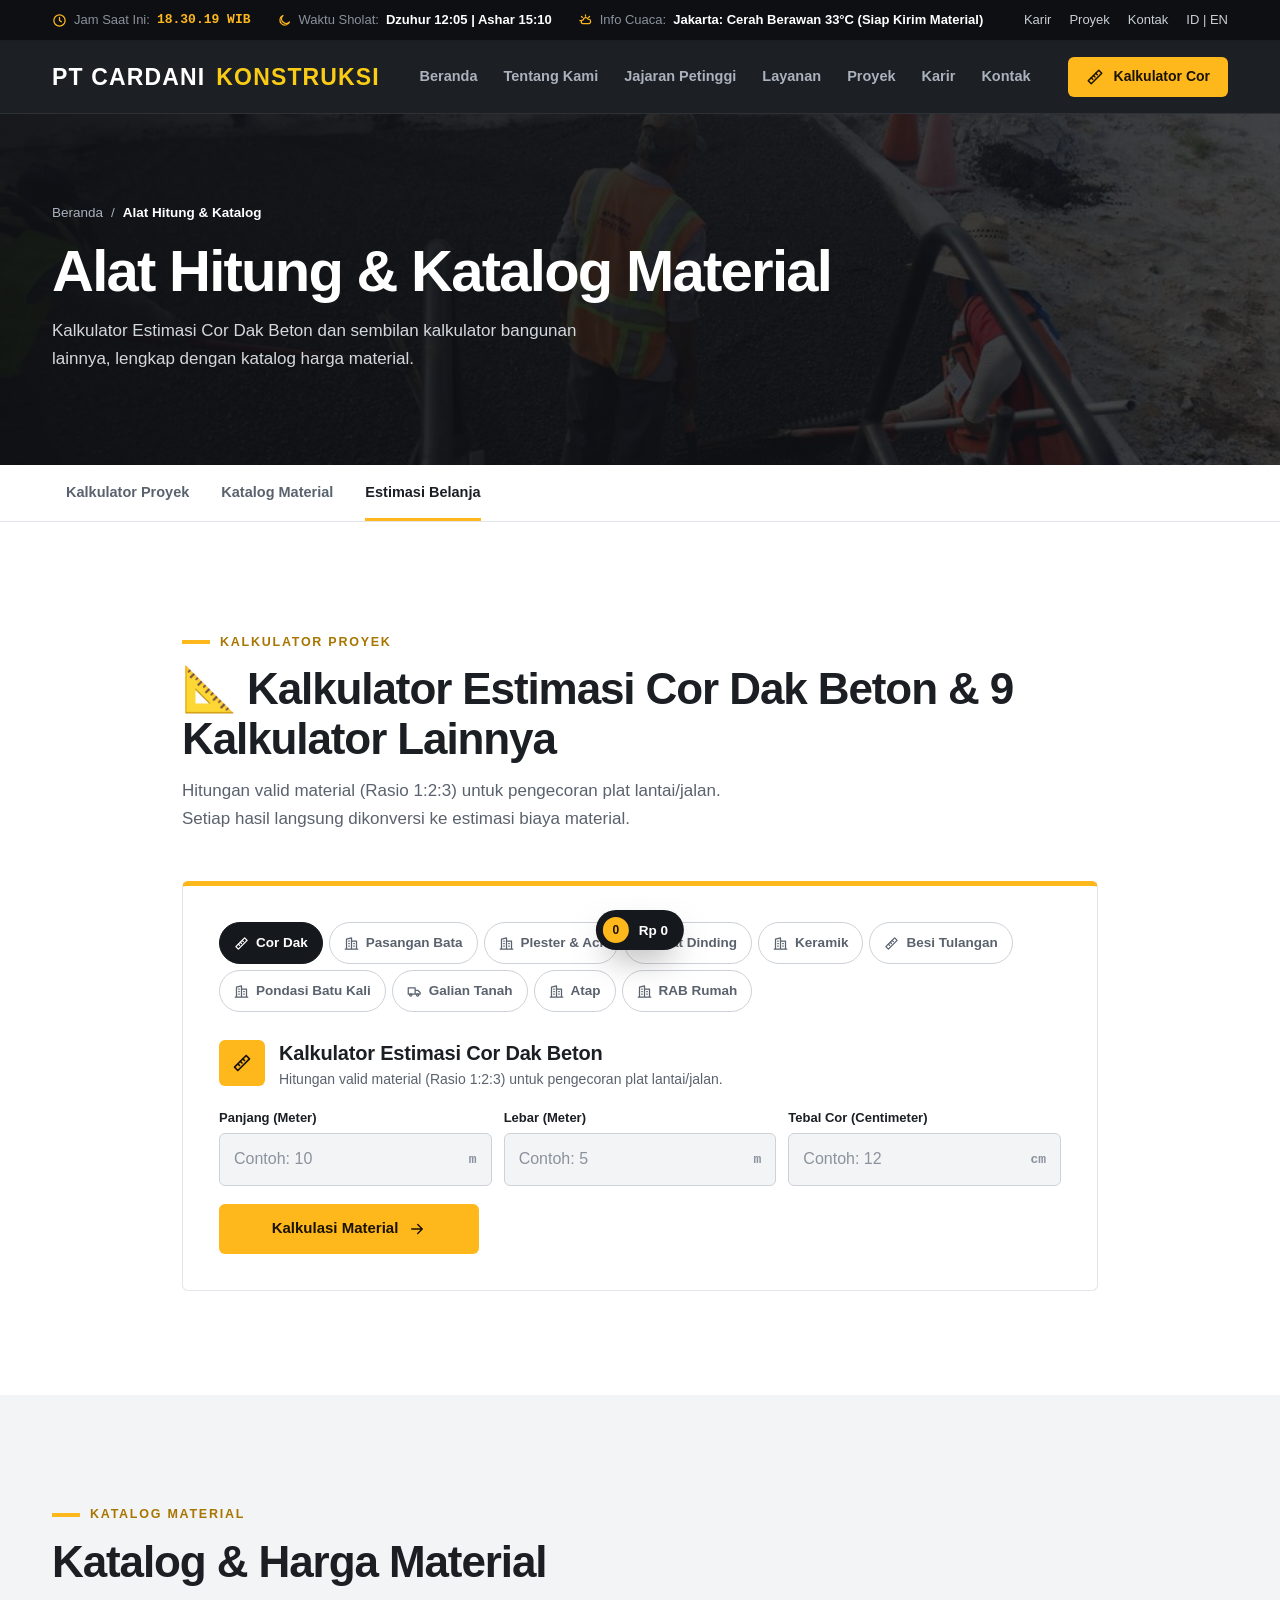
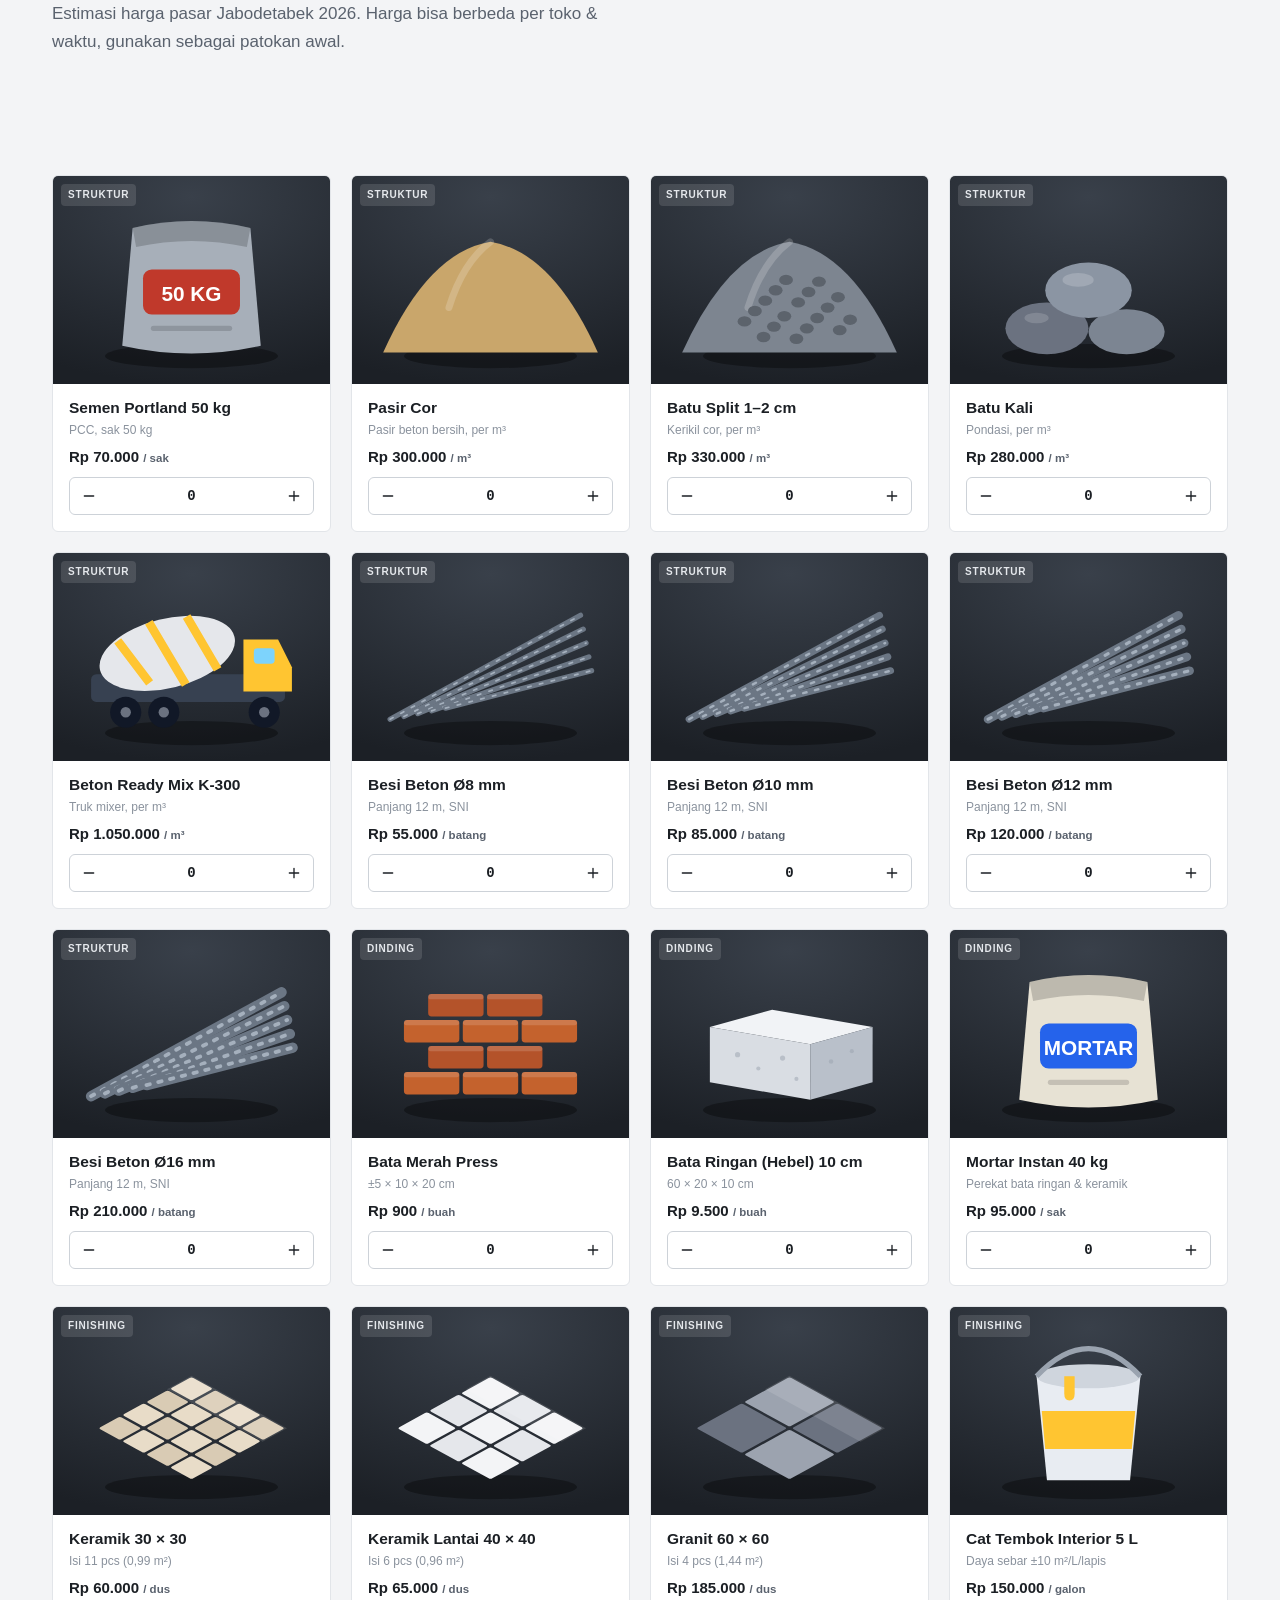
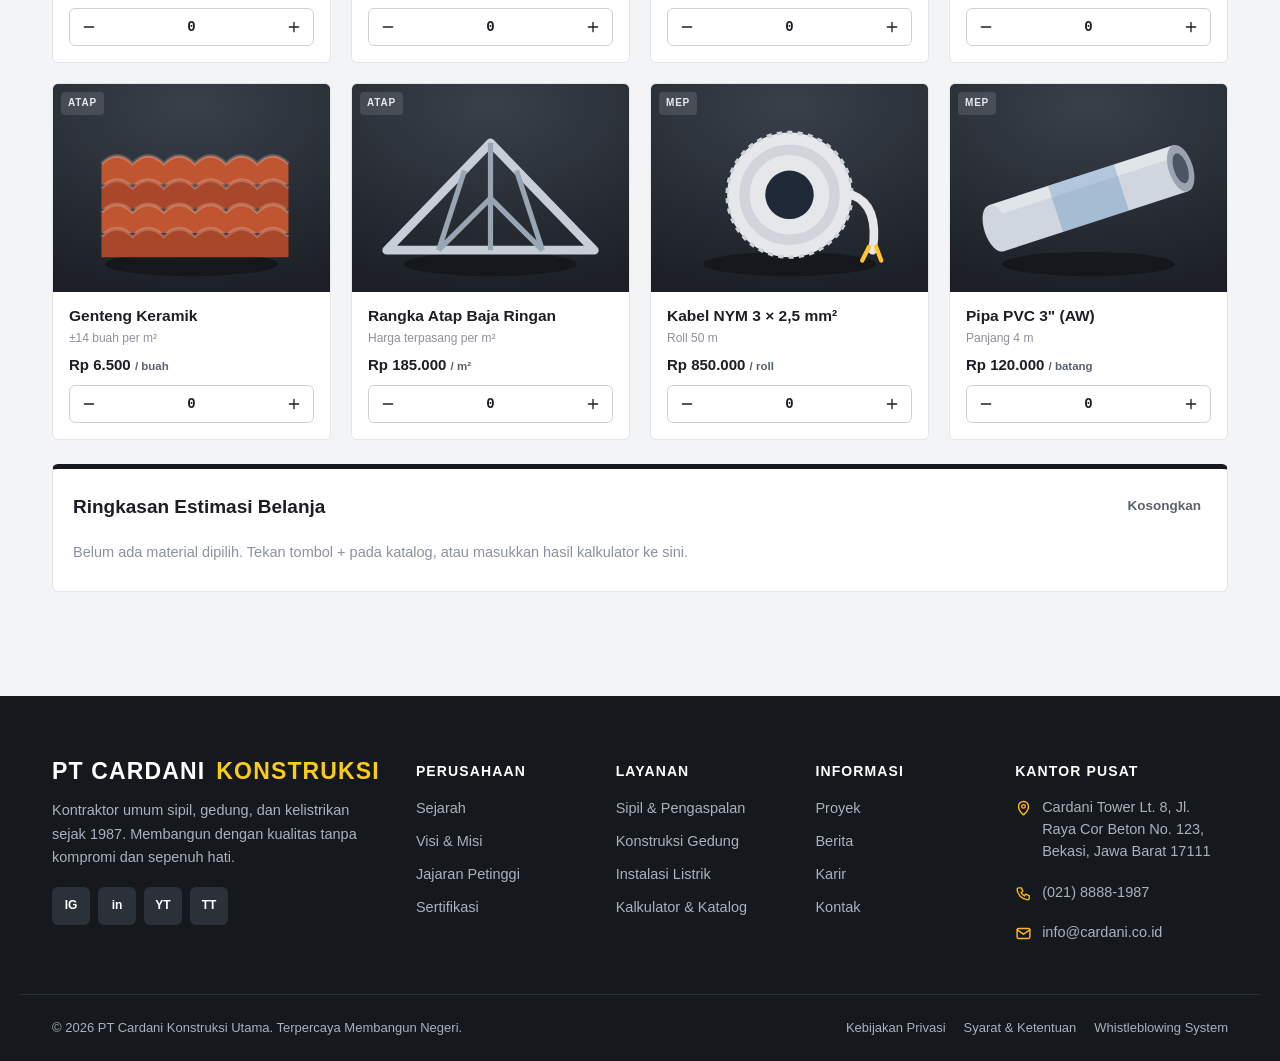
<file: alat.html>
<!DOCTYPE html>
<html lang="id">
<head>
    <meta charset="UTF-8">
    <meta name="viewport" content="width=device-width, initial-scale=1.0, viewport-fit=cover">
    <title>Alat Hitung &amp; Katalog — PT Cardani Konstruksi Utama</title>
    <meta name="description" content="10 kalkulator bangunan (cor dak beton, bata, plester, cat, keramik, besi, pondasi, galian, atap, RAB) dan katalog harga material.">
    <link rel="canonical" href="https://horosphoibos.github.io/cardani/alat.html">
    <meta property="og:type" content="website">
    <meta property="og:site_name" content="PT Cardani Konstruksi Utama">
    <meta property="og:locale" content="id_ID">
    <meta property="og:title" content="Alat Hitung &amp; Katalog — PT Cardani Konstruksi Utama">
    <meta property="og:description" content="10 kalkulator bangunan (cor dak beton, bata, plester, cat, keramik, besi, pondasi, galian, atap, RAB) dan katalog harga material.">
    <meta property="og:url" content="https://horosphoibos.github.io/cardani/alat.html">
    <meta property="og:image" content="https://horosphoibos.github.io/cardani/og-image.jpg">
    <meta property="og:image:width" content="1200">
    <meta property="og:image:height" content="630">
    <meta property="og:image:alt" content="PT Cardani Konstruksi — Membangun Negeri dengan Kualitas Tanpa Kompromi">
    <meta name="twitter:card" content="summary_large_image">
    <meta name="twitter:title" content="Alat Hitung &amp; Katalog — PT Cardani Konstruksi Utama">
    <meta name="twitter:description" content="10 kalkulator bangunan (cor dak beton, bata, plester, cat, keramik, besi, pondasi, galian, atap, RAB) dan katalog harga material.">
    <meta name="twitter:image" content="https://horosphoibos.github.io/cardani/og-image.jpg">
    <meta name="theme-color" content="#15181c">
    <link rel="icon" type="image/png" href="favicon.png">
    
    <link rel="stylesheet" href="style.css">
    <script>document.documentElement.classList.add('js')</script>
</head>
<body data-page="Alat Hitung &amp; Katalog">
<svg width="0" height="0" style="position:absolute" aria-hidden="true"><symbol id="i-clock" viewBox="0 0 24 24"><circle cx="12" cy="12" r="9"/><path d="M12 7v5l3 2"/></symbol><symbol id="i-cloud" viewBox="0 0 24 24"><path d="M12 3v2M5.6 5.6l1.4 1.4M3 12h2M17 7l1.4-1.4"/><path d="M8.5 11a4 4 0 0 1 7.6-1.2A3.5 3.5 0 1 1 17 17H8a3 3 0 0 1 .5-6z"/></symbol><symbol id="i-moon" viewBox="0 0 24 24"><path d="M20 14.5A8 8 0 1 1 9.5 4a6.5 6.5 0 0 0 10.5 10.5z"/></symbol><symbol id="i-check" viewBox="0 0 24 24"><path d="M5 12.5l4.5 4.5L19 7.5"/></symbol><symbol id="i-arrow" viewBox="0 0 24 24"><path d="M5 12h14M13 6l6 6-6 6"/></symbol><symbol id="i-chev" viewBox="0 0 24 24"><path d="M9 6l6 6-6 6"/></symbol><symbol id="i-ruler" viewBox="0 0 24 24"><path d="M3 17L17 3l4 4L7 21z"/><path d="M7 13l2 2M10 10l2 2M13 7l2 2"/></symbol><symbol id="i-truck" viewBox="0 0 24 24"><path d="M2 6h11v10H2zM13 10h4l4 3.5V16h-8"/><circle cx="6" cy="17.5" r="1.8"/><circle cx="17" cy="17.5" r="1.8"/></symbol><symbol id="i-road" viewBox="0 0 24 24"><path d="M8 3L4 21M16 3l4 18M12 4v3M12 10.5v3M12 17v3"/></symbol><symbol id="i-building" viewBox="0 0 24 24"><path d="M4 21V5l8-2v18M12 8h8v13M2 21h20"/><path d="M7.5 8h1M7.5 12h1M7.5 16h1M15.5 12h1M15.5 16h1"/></symbol><symbol id="i-bolt" viewBox="0 0 24 24"><path d="M13 2L4 14h7l-1 8 9-12h-7z"/></symbol><symbol id="i-plus" viewBox="0 0 24 24"><path d="M12 5v14M5 12h14"/></symbol><symbol id="i-minus" viewBox="0 0 24 24"><path d="M5 12h14"/></symbol><symbol id="i-cart" viewBox="0 0 24 24"><path d="M3 4h2l2.4 11h11L21 8H6.2"/><circle cx="9" cy="19.5" r="1.5"/><circle cx="17" cy="19.5" r="1.5"/></symbol><symbol id="i-alert" viewBox="0 0 24 24"><path d="M12 3l10 18H2z"/><path d="M12 10v4M12 17.5v.5"/></symbol><symbol id="i-shield" viewBox="0 0 24 24"><path d="M12 3l8 3v6c0 4.5-3.4 8.3-8 9-4.6-.7-8-4.5-8-9V6z"/><path d="M8.5 12l2.5 2.5 4.5-5"/></symbol><symbol id="i-users" viewBox="0 0 24 24"><circle cx="9" cy="8" r="3.5"/><path d="M2.5 20c.5-3.6 3.2-6 6.5-6s6 2.4 6.5 6"/><path d="M16 4.5a3.5 3.5 0 0 1 0 7M18 14.3c2 .8 3.3 2.8 3.5 5.7"/></symbol><symbol id="i-award" viewBox="0 0 24 24"><circle cx="12" cy="9" r="6"/><path d="M8.5 14L7 22l5-3 5 3-1.5-8"/></symbol><symbol id="i-phone" viewBox="0 0 24 24"><path d="M5 4h4l2 5-2.5 1.5a11 11 0 0 0 5 5L15 13l5 2v4a2 2 0 0 1-2 2A16 16 0 0 1 3 6a2 2 0 0 1 2-2z"/></symbol><symbol id="i-mail" viewBox="0 0 24 24"><rect x="3" y="5" width="18" height="14" rx="2"/><path d="M3 7l9 6 9-6"/></symbol><symbol id="i-pin" viewBox="0 0 24 24"><path d="M12 21s7-6.2 7-12a7 7 0 0 0-14 0c0 5.8 7 12 7 12z"/><circle cx="12" cy="9" r="2.5"/></symbol><symbol id="i-brief" viewBox="0 0 24 24"><rect x="3" y="7" width="18" height="13" rx="2"/><path d="M8 7V5a2 2 0 0 1 2-2h4a2 2 0 0 1 2 2v2M3 13h18"/></symbol><symbol id="i-heart" viewBox="0 0 24 24"><path d="M12 20s-8-4.6-8-10.5A4.5 4.5 0 0 1 12 7a4.5 4.5 0 0 1 8 2.5C20 15.4 12 20 12 20z"/><path d="M7 12h3l1.5-2 2 4 1.5-2h2"/></symbol><symbol id="i-cap" viewBox="0 0 24 24"><path d="M2 9l10-5 10 5-10 5z"/><path d="M6 11v5c3.5 2.5 8.5 2.5 12 0v-5"/></symbol><symbol id="i-coins" viewBox="0 0 24 24"><ellipse cx="9" cy="7" rx="6" ry="3"/><path d="M3 7v5c0 1.7 2.7 3 6 3s6-1.3 6-3V7"/><path d="M9 15v2c0 1.7 2.7 3 6 3s6-1.3 6-3v-5c0-1.7-2.7-3-6-3"/></symbol><symbol id="i-food" viewBox="0 0 24 24"><path d="M5 3v8a3 3 0 0 0 6 0V3M8 3v18M17 3c-2 2-3 5-3 8h3v10"/></symbol><symbol id="i-close" viewBox="0 0 24 24"><path d="M6 6l12 12M18 6L6 18"/></symbol><symbol id="i-helmet" viewBox="0 0 24 24"><path d="M3 17h18M5 17a7 7 0 0 1 14 0"/><path d="M12 10V6M9 7.5V10M15 7.5V10"/></symbol><symbol id="i-cal" viewBox="0 0 24 24"><rect x="3" y="5" width="18" height="16" rx="2"/><path d="M3 10h18M8 3v4M16 3v4"/></symbol></svg>

    <!-- DASHBOARD MANDOR -->
    <div class="topbar" id="dashboard">
        <div class="container topbar__inner">
            <div class="topbar__info" aria-label="Dashboard Mandor">
                <div class="tb-item"><svg class="ico" aria-hidden="true"><use href="#i-clock"/></svg><span>Jam Saat Ini:</span><b id="clock">Memuat...</b></div>
                <div class="tb-item"><svg class="ico" aria-hidden="true"><use href="#i-moon"/></svg><span>Waktu Sholat:</span><b>Dzuhur 12:05 | Ashar 15:10</b></div>
                <div class="tb-item tb-item--weather"><svg class="ico" aria-hidden="true"><use href="#i-cloud"/></svg><span>Info Cuaca:</span><span class="tb-ticker"><b id="weather-ticker">Memuat data BMKG...</b></span></div>
            </div>
            <div class="topbar__links">
                <a href="karir.html">Karir</a><a href="proyek.html">Proyek</a><a href="kontak.html">Kontak</a><span>ID | EN</span>
            </div>
        </div>
    </div>

    <header class="header" id="header">
        <div class="container header__inner">
            <a href="index.html" class="logo" aria-label="PT Cardani Konstruksi Utama, ke beranda">PT CARDANI <span>KONSTRUKSI</span></a>
            <nav class="nav" aria-label="Navigasi utama"><a href="index.html">Beranda</a><a href="tentang.html">Tentang Kami</a><a href="index.html#petinggi">Jajaran Petinggi</a><a href="index.html#layanan">Layanan</a><a href="proyek.html">Proyek</a><a href="karir.html">Karir</a><a href="kontak.html">Kontak</a></nav>
            <a href="alat.html#kalkulator" class="btn btn--primary btn--sm header__cta anim-pulse-custom"><svg class="ico" aria-hidden="true"><use href="#i-ruler"/></svg>Kalkulator Cor</a>
            <button class="burger" id="burger" aria-label="Buka menu" aria-expanded="false" aria-controls="drawer"><span></span><span></span><span></span></button>
        </div>
    </header>

    <div class="drawer" id="drawer" aria-hidden="true">
        <div class="drawer__backdrop" data-close></div>
        <div class="drawer__panel" role="dialog" aria-label="Menu navigasi">
            <div class="drawer__head"><a href="index.html" class="logo" aria-label="PT Cardani Konstruksi Utama, ke beranda">PT CARDANI <span>KONSTRUKSI</span></a><button class="drawer__close" data-close aria-label="Tutup menu"><svg class="ico" aria-hidden="true"><use href="#i-close"/></svg></button></div>
            <nav class="drawer__nav"><a href="index.html">Beranda<svg class="ico" aria-hidden="true"><use href="#i-chev"/></svg></a><a href="tentang.html">Tentang Kami<svg class="ico" aria-hidden="true"><use href="#i-chev"/></svg></a><a href="index.html#petinggi">Jajaran Petinggi<svg class="ico" aria-hidden="true"><use href="#i-chev"/></svg></a><a href="index.html#layanan">Layanan<svg class="ico" aria-hidden="true"><use href="#i-chev"/></svg></a><a href="proyek.html">Proyek<svg class="ico" aria-hidden="true"><use href="#i-chev"/></svg></a><a href="karir.html">Karir<svg class="ico" aria-hidden="true"><use href="#i-chev"/></svg></a><a href="kontak.html">Kontak<svg class="ico" aria-hidden="true"><use href="#i-chev"/></svg></a><a href="alat.html#katalog">Katalog Material<svg class="ico" aria-hidden="true"><use href="#i-chev"/></svg></a></nav>
            <div class="drawer__foot">
                <a href="alat.html#kalkulator" class="btn btn--primary"><svg class="ico" aria-hidden="true"><use href="#i-ruler"/></svg>Kalkulator Cor</a>
                <span><svg class="ico" aria-hidden="true"><use href="#i-phone"/></svg> (021) 8888-1987 · info@cardani.co.id</span>
            </div>
        </div>
    </div>

    <section class="page-hero">
        <div class="page-hero__bg"><img src="aspal.jpg" alt="" style="object-position:50% 60%"></div>
        <div class="container page-hero__inner">
            <nav class="crumbs" aria-label="Breadcrumb" data-intro style="--i:0"><a href="index.html">Beranda</a><span>/</span><span aria-current="page">Alat Hitung &amp; Katalog</span></nav>
            <h1 data-intro style="--i:1">Alat Hitung &amp; Katalog Material</h1>
            <p data-intro style="--i:2">Kalkulator Estimasi Cor Dak Beton dan sembilan kalkulator bangunan lainnya, lengkap dengan katalog harga material.</p>
        </div>
    </section>
<div class="subnav"><div class="container subnav__inner" id="subnav"><a href="#kalkulator">Kalkulator Proyek</a><a href="#katalog">Katalog Material</a><a href="#cart">Estimasi Belanja</a></div></div>
    <main>
    <section class="section" id="kalkulator">
        <div class="container" style="max-width:980px">
            <div class="sec-head" data-reveal><p class="overline">Kalkulator Proyek</p><h2 class="h-section">📐 Kalkulator Estimasi Cor Dak Beton &amp; 9 Kalkulator Lainnya</h2><p class="lead">Hitungan valid material (Rasio 1:2:3) untuk pengecoran plat lantai/jalan. Setiap hasil langsung dikonversi ke estimasi biaya material.</p></div>
            <div class="calc" data-reveal>
                <div class="tabs" id="calcTabs" role="tablist" aria-label="Pilih kalkulator"></div>
                <div class="calc__panel" id="calcPanel" role="tabpanel"></div>
            </div>
        </div>
    </section>
    <section class="section section--gray" id="katalog">
        <div class="container">
            <div class="sec-head" data-reveal><p class="overline">Katalog Material</p><h2 class="h-section">Katalog &amp; Harga Material</h2><p class="lead">Estimasi harga pasar Jabodetabek 2026. Harga bisa berbeda per toko &amp; waktu, gunakan sebagai patokan awal.</p></div>
            <div class="tabs" id="catFilters" data-reveal></div>
            <div class="catalog" id="catalog"></div>
            <div class="cart" id="cart" data-reveal>
                <div class="cart__head"><h3>Ringkasan Estimasi Belanja</h3><button class="link-btn" id="cartReset" type="button">Kosongkan</button></div>
                <div id="cartBody"></div>
            </div>
        </div>
        <a href="#cart" class="cart-pill" id="cartPill" aria-label="Lihat ringkasan belanja"><span class="cart-pill__count" id="cartCount">0</span><span id="cartPillTotal">Rp 0</span></a>
    </section>
    </main>

    <footer class="footer">
        <div class="container footer__top">
            <div class="footer__about">
                <a href="index.html" class="logo" aria-label="PT Cardani Konstruksi Utama, ke beranda">PT CARDANI <span>KONSTRUKSI</span></a>
                <p>Kontraktor umum sipil, gedung, dan kelistrikan sejak 1987. Membangun dengan kualitas tanpa kompromi dan sepenuh hati.</p>
                <div class="footer__social" aria-label="Media sosial">
                    <a href="#" aria-label="Instagram">IG</a><a href="#" aria-label="LinkedIn">in</a><a href="#" aria-label="YouTube">YT</a><a href="#" aria-label="TikTok">TT</a>
                </div>
            </div>
            <div class="footer__col">
                <h4>Perusahaan</h4>
                <ul><li><a href="tentang.html#sejarah">Sejarah</a></li><li><a href="tentang.html#visi-misi">Visi &amp; Misi</a></li><li><a href="index.html#petinggi">Jajaran Petinggi</a></li><li><a href="tentang.html#sertifikasi">Sertifikasi</a></li></ul>
            </div>
            <div class="footer__col">
                <h4>Layanan</h4>
                <ul><li><a href="index.html#layanan">Sipil &amp; Pengaspalan</a></li><li><a href="index.html#layanan">Konstruksi Gedung</a></li><li><a href="index.html#layanan">Instalasi Listrik</a></li><li><a href="alat.html">Kalkulator &amp; Katalog</a></li></ul>
            </div>
            <div class="footer__col">
                <h4>Informasi</h4>
                <ul><li><a href="proyek.html">Proyek</a></li><li><a href="index.html#berita">Berita</a></li><li><a href="karir.html">Karir</a></li><li><a href="kontak.html">Kontak</a></li></ul>
            </div>
            <div class="footer__col footer__contact">
                <h4>Kantor Pusat</h4>
                <ul>
                    <li><svg class="ico" aria-hidden="true"><use href="#i-pin"/></svg><span>Cardani Tower Lt. 8, Jl. Raya Cor Beton No. 123, Bekasi, Jawa Barat 17111</span></li>
                    <li><svg class="ico" aria-hidden="true"><use href="#i-phone"/></svg><span>(021) 8888-1987</span></li>
                    <li><svg class="ico" aria-hidden="true"><use href="#i-mail"/></svg><span>info@cardani.co.id</span></li>
                </ul>
            </div>
        </div>
        <div class="container footer__bottom">
            <p>&copy; 2026 PT Cardani Konstruksi Utama. Terpercaya Membangun Negeri.</p>
            <div class="footer__legal"><a href="#">Kebijakan Privasi</a><a href="#">Syarat &amp; Ketentuan</a><a href="#">Whistleblowing System</a></div>
        </div>
    </footer>

    <script src="script.js"></script>
</body>
</html>
</file>
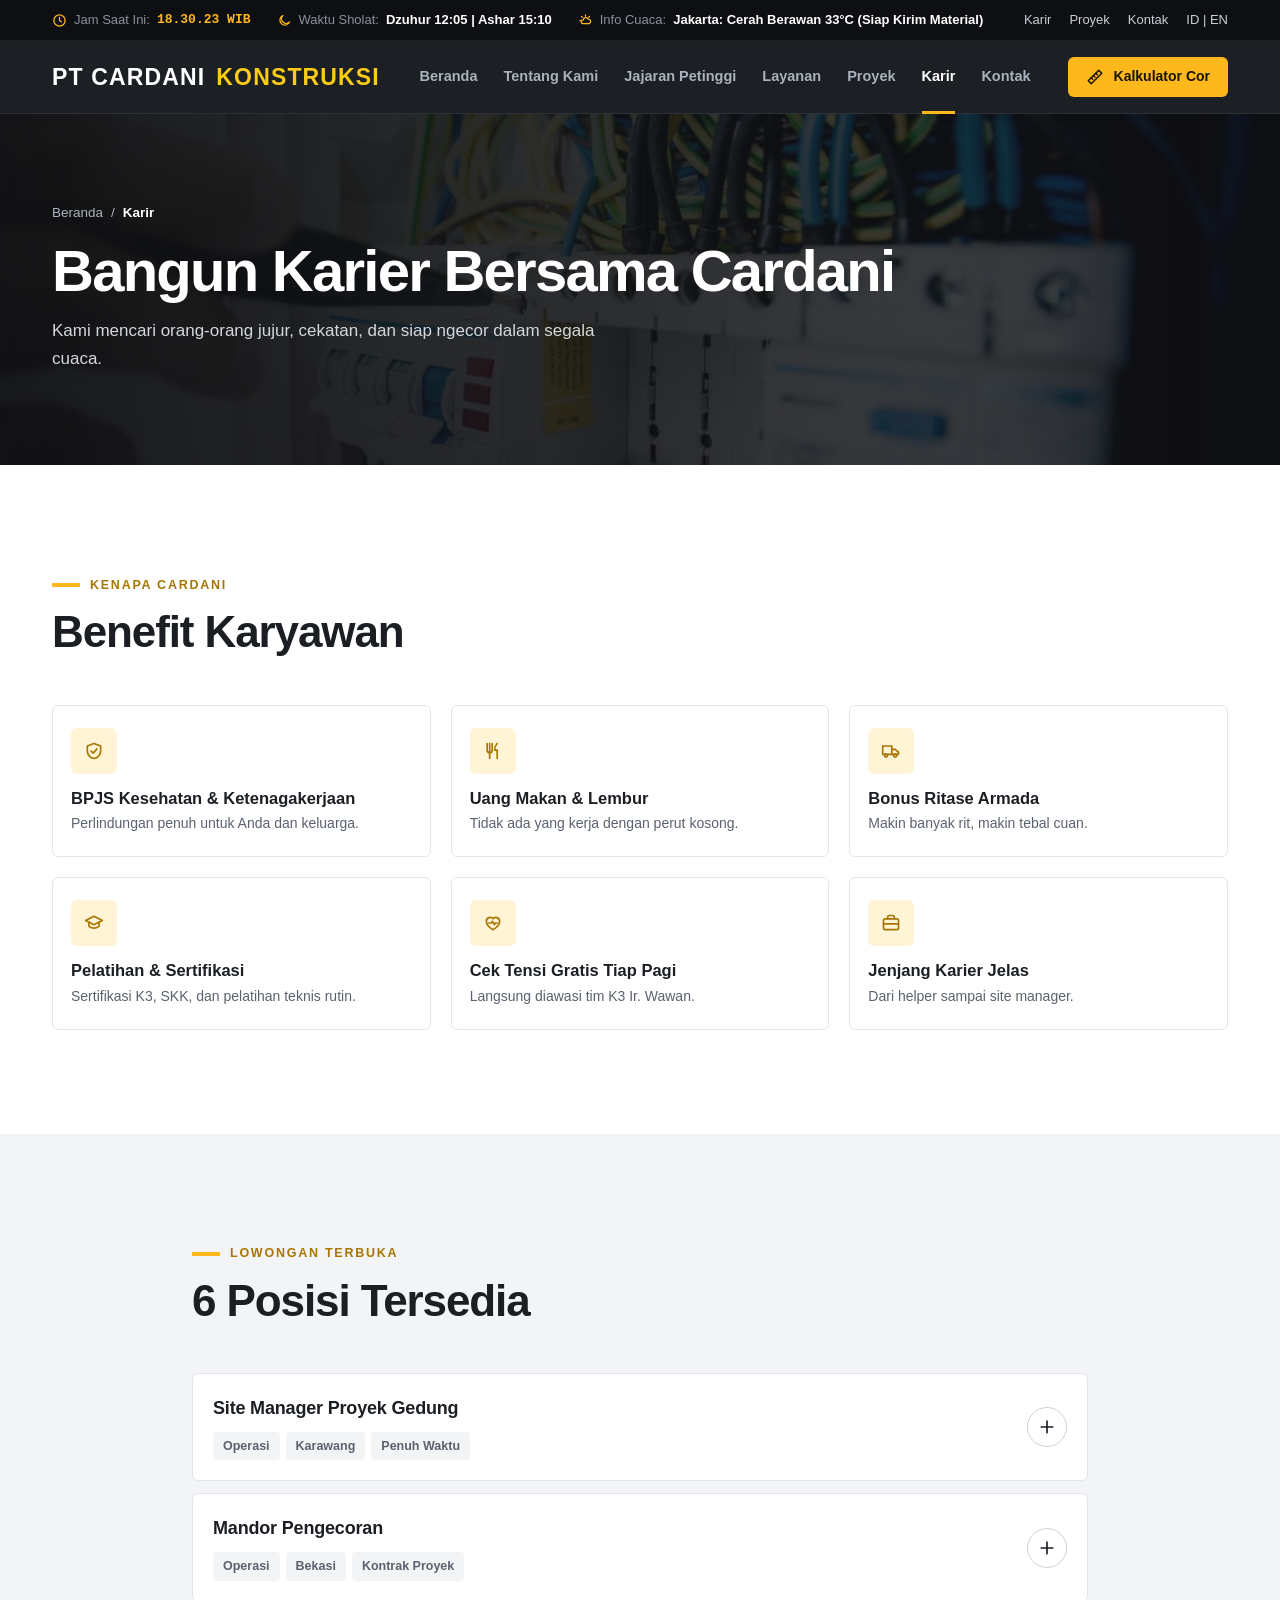
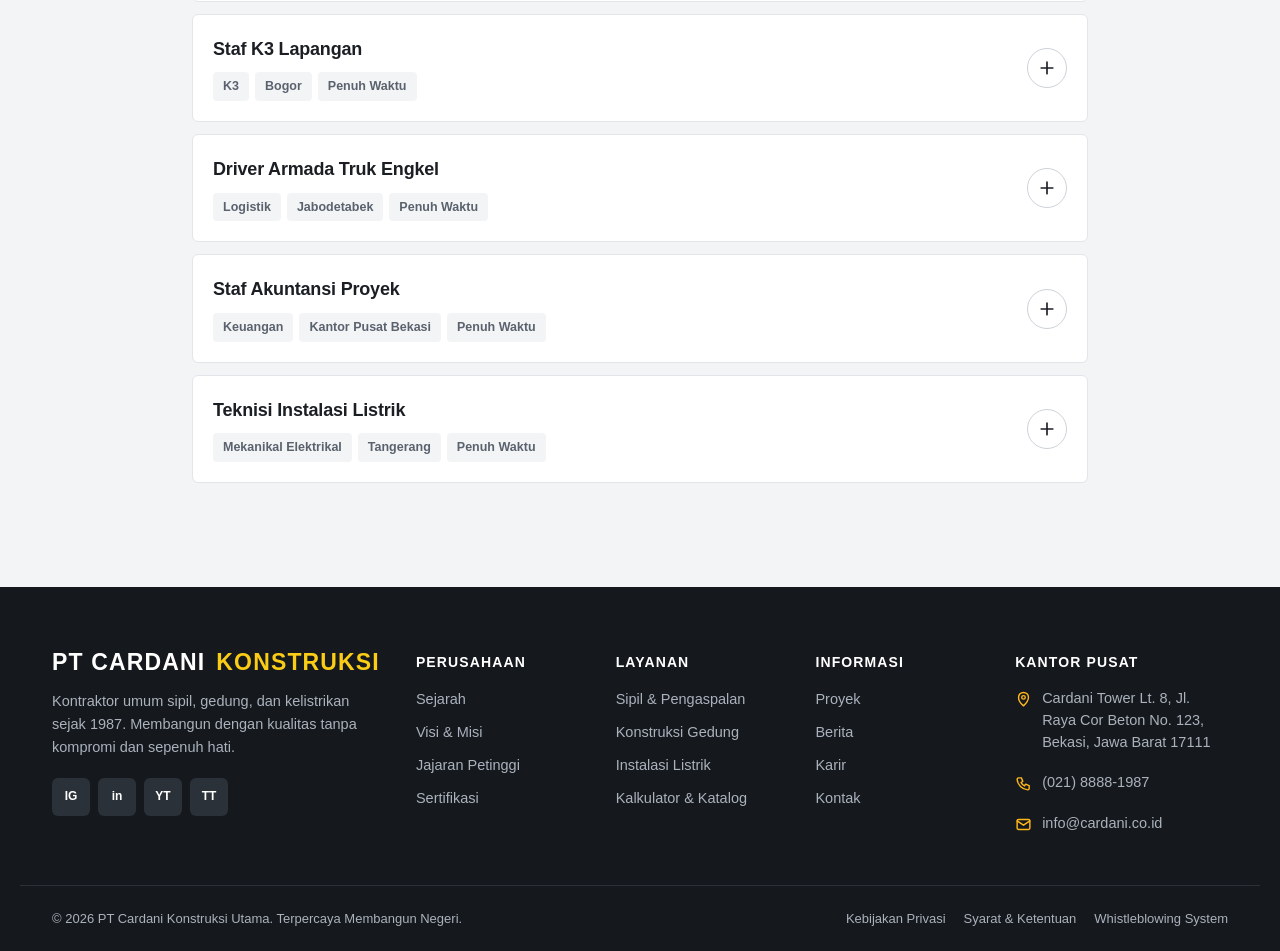
<file: karir.html>
<!DOCTYPE html>
<html lang="id">
<head>
    <meta charset="UTF-8">
    <meta name="viewport" content="width=device-width, initial-scale=1.0, viewport-fit=cover">
    <title>Karir — PT Cardani Konstruksi Utama</title>
    <meta name="description" content="Bergabung bersama PT Cardani Konstruksi Utama — lowongan site manager, mandor, K3, driver, akuntansi, dan teknisi listrik.">
    <link rel="canonical" href="https://horosphoibos.github.io/cardani/karir.html">
    <meta property="og:type" content="website">
    <meta property="og:site_name" content="PT Cardani Konstruksi Utama">
    <meta property="og:locale" content="id_ID">
    <meta property="og:title" content="Karir — PT Cardani Konstruksi Utama">
    <meta property="og:description" content="Bergabung bersama PT Cardani Konstruksi Utama — lowongan site manager, mandor, K3, driver, akuntansi, dan teknisi listrik.">
    <meta property="og:url" content="https://horosphoibos.github.io/cardani/karir.html">
    <meta property="og:image" content="https://horosphoibos.github.io/cardani/og-image.jpg">
    <meta property="og:image:width" content="1200">
    <meta property="og:image:height" content="630">
    <meta property="og:image:alt" content="PT Cardani Konstruksi — Membangun Negeri dengan Kualitas Tanpa Kompromi">
    <meta name="twitter:card" content="summary_large_image">
    <meta name="twitter:title" content="Karir — PT Cardani Konstruksi Utama">
    <meta name="twitter:description" content="Bergabung bersama PT Cardani Konstruksi Utama — lowongan site manager, mandor, K3, driver, akuntansi, dan teknisi listrik.">
    <meta name="twitter:image" content="https://horosphoibos.github.io/cardani/og-image.jpg">
    <meta name="theme-color" content="#15181c">
    <link rel="icon" type="image/png" href="favicon.png">
    
    <link rel="stylesheet" href="style.css">
    <script>document.documentElement.classList.add('js')</script>
</head>
<body data-page="Karir">
<svg width="0" height="0" style="position:absolute" aria-hidden="true"><symbol id="i-clock" viewBox="0 0 24 24"><circle cx="12" cy="12" r="9"/><path d="M12 7v5l3 2"/></symbol><symbol id="i-cloud" viewBox="0 0 24 24"><path d="M12 3v2M5.6 5.6l1.4 1.4M3 12h2M17 7l1.4-1.4"/><path d="M8.5 11a4 4 0 0 1 7.6-1.2A3.5 3.5 0 1 1 17 17H8a3 3 0 0 1 .5-6z"/></symbol><symbol id="i-moon" viewBox="0 0 24 24"><path d="M20 14.5A8 8 0 1 1 9.5 4a6.5 6.5 0 0 0 10.5 10.5z"/></symbol><symbol id="i-check" viewBox="0 0 24 24"><path d="M5 12.5l4.5 4.5L19 7.5"/></symbol><symbol id="i-arrow" viewBox="0 0 24 24"><path d="M5 12h14M13 6l6 6-6 6"/></symbol><symbol id="i-chev" viewBox="0 0 24 24"><path d="M9 6l6 6-6 6"/></symbol><symbol id="i-ruler" viewBox="0 0 24 24"><path d="M3 17L17 3l4 4L7 21z"/><path d="M7 13l2 2M10 10l2 2M13 7l2 2"/></symbol><symbol id="i-truck" viewBox="0 0 24 24"><path d="M2 6h11v10H2zM13 10h4l4 3.5V16h-8"/><circle cx="6" cy="17.5" r="1.8"/><circle cx="17" cy="17.5" r="1.8"/></symbol><symbol id="i-road" viewBox="0 0 24 24"><path d="M8 3L4 21M16 3l4 18M12 4v3M12 10.5v3M12 17v3"/></symbol><symbol id="i-building" viewBox="0 0 24 24"><path d="M4 21V5l8-2v18M12 8h8v13M2 21h20"/><path d="M7.5 8h1M7.5 12h1M7.5 16h1M15.5 12h1M15.5 16h1"/></symbol><symbol id="i-bolt" viewBox="0 0 24 24"><path d="M13 2L4 14h7l-1 8 9-12h-7z"/></symbol><symbol id="i-plus" viewBox="0 0 24 24"><path d="M12 5v14M5 12h14"/></symbol><symbol id="i-minus" viewBox="0 0 24 24"><path d="M5 12h14"/></symbol><symbol id="i-cart" viewBox="0 0 24 24"><path d="M3 4h2l2.4 11h11L21 8H6.2"/><circle cx="9" cy="19.5" r="1.5"/><circle cx="17" cy="19.5" r="1.5"/></symbol><symbol id="i-alert" viewBox="0 0 24 24"><path d="M12 3l10 18H2z"/><path d="M12 10v4M12 17.5v.5"/></symbol><symbol id="i-shield" viewBox="0 0 24 24"><path d="M12 3l8 3v6c0 4.5-3.4 8.3-8 9-4.6-.7-8-4.5-8-9V6z"/><path d="M8.5 12l2.5 2.5 4.5-5"/></symbol><symbol id="i-users" viewBox="0 0 24 24"><circle cx="9" cy="8" r="3.5"/><path d="M2.5 20c.5-3.6 3.2-6 6.5-6s6 2.4 6.5 6"/><path d="M16 4.5a3.5 3.5 0 0 1 0 7M18 14.3c2 .8 3.3 2.8 3.5 5.7"/></symbol><symbol id="i-award" viewBox="0 0 24 24"><circle cx="12" cy="9" r="6"/><path d="M8.5 14L7 22l5-3 5 3-1.5-8"/></symbol><symbol id="i-phone" viewBox="0 0 24 24"><path d="M5 4h4l2 5-2.5 1.5a11 11 0 0 0 5 5L15 13l5 2v4a2 2 0 0 1-2 2A16 16 0 0 1 3 6a2 2 0 0 1 2-2z"/></symbol><symbol id="i-mail" viewBox="0 0 24 24"><rect x="3" y="5" width="18" height="14" rx="2"/><path d="M3 7l9 6 9-6"/></symbol><symbol id="i-pin" viewBox="0 0 24 24"><path d="M12 21s7-6.2 7-12a7 7 0 0 0-14 0c0 5.8 7 12 7 12z"/><circle cx="12" cy="9" r="2.5"/></symbol><symbol id="i-brief" viewBox="0 0 24 24"><rect x="3" y="7" width="18" height="13" rx="2"/><path d="M8 7V5a2 2 0 0 1 2-2h4a2 2 0 0 1 2 2v2M3 13h18"/></symbol><symbol id="i-heart" viewBox="0 0 24 24"><path d="M12 20s-8-4.6-8-10.5A4.5 4.5 0 0 1 12 7a4.5 4.5 0 0 1 8 2.5C20 15.4 12 20 12 20z"/><path d="M7 12h3l1.5-2 2 4 1.5-2h2"/></symbol><symbol id="i-cap" viewBox="0 0 24 24"><path d="M2 9l10-5 10 5-10 5z"/><path d="M6 11v5c3.5 2.5 8.5 2.5 12 0v-5"/></symbol><symbol id="i-coins" viewBox="0 0 24 24"><ellipse cx="9" cy="7" rx="6" ry="3"/><path d="M3 7v5c0 1.7 2.7 3 6 3s6-1.3 6-3V7"/><path d="M9 15v2c0 1.7 2.7 3 6 3s6-1.3 6-3v-5c0-1.7-2.7-3-6-3"/></symbol><symbol id="i-food" viewBox="0 0 24 24"><path d="M5 3v8a3 3 0 0 0 6 0V3M8 3v18M17 3c-2 2-3 5-3 8h3v10"/></symbol><symbol id="i-close" viewBox="0 0 24 24"><path d="M6 6l12 12M18 6L6 18"/></symbol><symbol id="i-helmet" viewBox="0 0 24 24"><path d="M3 17h18M5 17a7 7 0 0 1 14 0"/><path d="M12 10V6M9 7.5V10M15 7.5V10"/></symbol><symbol id="i-cal" viewBox="0 0 24 24"><rect x="3" y="5" width="18" height="16" rx="2"/><path d="M3 10h18M8 3v4M16 3v4"/></symbol></svg>

    <!-- DASHBOARD MANDOR -->
    <div class="topbar" id="dashboard">
        <div class="container topbar__inner">
            <div class="topbar__info" aria-label="Dashboard Mandor">
                <div class="tb-item"><svg class="ico" aria-hidden="true"><use href="#i-clock"/></svg><span>Jam Saat Ini:</span><b id="clock">Memuat...</b></div>
                <div class="tb-item"><svg class="ico" aria-hidden="true"><use href="#i-moon"/></svg><span>Waktu Sholat:</span><b>Dzuhur 12:05 | Ashar 15:10</b></div>
                <div class="tb-item tb-item--weather"><svg class="ico" aria-hidden="true"><use href="#i-cloud"/></svg><span>Info Cuaca:</span><span class="tb-ticker"><b id="weather-ticker">Memuat data BMKG...</b></span></div>
            </div>
            <div class="topbar__links">
                <a href="karir.html">Karir</a><a href="proyek.html">Proyek</a><a href="kontak.html">Kontak</a><span>ID | EN</span>
            </div>
        </div>
    </div>

    <header class="header" id="header">
        <div class="container header__inner">
            <a href="index.html" class="logo" aria-label="PT Cardani Konstruksi Utama, ke beranda">PT CARDANI <span>KONSTRUKSI</span></a>
            <nav class="nav" aria-label="Navigasi utama"><a href="index.html">Beranda</a><a href="tentang.html">Tentang Kami</a><a href="index.html#petinggi">Jajaran Petinggi</a><a href="index.html#layanan">Layanan</a><a href="proyek.html">Proyek</a><a href="karir.html" aria-current="page">Karir</a><a href="kontak.html">Kontak</a></nav>
            <a href="alat.html#kalkulator" class="btn btn--primary btn--sm header__cta anim-pulse-custom"><svg class="ico" aria-hidden="true"><use href="#i-ruler"/></svg>Kalkulator Cor</a>
            <button class="burger" id="burger" aria-label="Buka menu" aria-expanded="false" aria-controls="drawer"><span></span><span></span><span></span></button>
        </div>
    </header>

    <div class="drawer" id="drawer" aria-hidden="true">
        <div class="drawer__backdrop" data-close></div>
        <div class="drawer__panel" role="dialog" aria-label="Menu navigasi">
            <div class="drawer__head"><a href="index.html" class="logo" aria-label="PT Cardani Konstruksi Utama, ke beranda">PT CARDANI <span>KONSTRUKSI</span></a><button class="drawer__close" data-close aria-label="Tutup menu"><svg class="ico" aria-hidden="true"><use href="#i-close"/></svg></button></div>
            <nav class="drawer__nav"><a href="index.html">Beranda<svg class="ico" aria-hidden="true"><use href="#i-chev"/></svg></a><a href="tentang.html">Tentang Kami<svg class="ico" aria-hidden="true"><use href="#i-chev"/></svg></a><a href="index.html#petinggi">Jajaran Petinggi<svg class="ico" aria-hidden="true"><use href="#i-chev"/></svg></a><a href="index.html#layanan">Layanan<svg class="ico" aria-hidden="true"><use href="#i-chev"/></svg></a><a href="proyek.html">Proyek<svg class="ico" aria-hidden="true"><use href="#i-chev"/></svg></a><a href="karir.html" aria-current="page">Karir<svg class="ico" aria-hidden="true"><use href="#i-chev"/></svg></a><a href="kontak.html">Kontak<svg class="ico" aria-hidden="true"><use href="#i-chev"/></svg></a><a href="alat.html#katalog">Katalog Material<svg class="ico" aria-hidden="true"><use href="#i-chev"/></svg></a></nav>
            <div class="drawer__foot">
                <a href="alat.html#kalkulator" class="btn btn--primary"><svg class="ico" aria-hidden="true"><use href="#i-ruler"/></svg>Kalkulator Cor</a>
                <span><svg class="ico" aria-hidden="true"><use href="#i-phone"/></svg> (021) 8888-1987 · info@cardani.co.id</span>
            </div>
        </div>
    </div>

    <section class="page-hero">
        <div class="page-hero__bg"><img src="kelistrikan.jpg" alt="" style="object-position:50% 50%"></div>
        <div class="container page-hero__inner">
            <nav class="crumbs" aria-label="Breadcrumb" data-intro style="--i:0"><a href="index.html">Beranda</a><span>/</span><span aria-current="page">Karir</span></nav>
            <h1 data-intro style="--i:1">Bangun Karier Bersama Cardani</h1>
            <p data-intro style="--i:2">Kami mencari orang-orang jujur, cekatan, dan siap ngecor dalam segala cuaca.</p>
        </div>
    </section>

    <main>
    <section class="section">
        <div class="container">
            <div class="sec-head" data-reveal><p class="overline">Kenapa Cardani</p><h2 class="h-section">Benefit Karyawan</h2></div>
            <div class="benefits"><div class="benefit" data-reveal><span class="benefit__ico"><svg class="ico" aria-hidden="true"><use href="#i-shield"/></svg></span><h3>BPJS Kesehatan &amp; Ketenagakerjaan</h3><p>Perlindungan penuh untuk Anda dan keluarga.</p></div><div class="benefit" data-reveal><span class="benefit__ico"><svg class="ico" aria-hidden="true"><use href="#i-food"/></svg></span><h3>Uang Makan &amp; Lembur</h3><p>Tidak ada yang kerja dengan perut kosong.</p></div><div class="benefit" data-reveal><span class="benefit__ico"><svg class="ico" aria-hidden="true"><use href="#i-truck"/></svg></span><h3>Bonus Ritase Armada</h3><p>Makin banyak rit, makin tebal cuan.</p></div><div class="benefit" data-reveal><span class="benefit__ico"><svg class="ico" aria-hidden="true"><use href="#i-cap"/></svg></span><h3>Pelatihan &amp; Sertifikasi</h3><p>Sertifikasi K3, SKK, dan pelatihan teknis rutin.</p></div><div class="benefit" data-reveal><span class="benefit__ico"><svg class="ico" aria-hidden="true"><use href="#i-heart"/></svg></span><h3>Cek Tensi Gratis Tiap Pagi</h3><p>Langsung diawasi tim K3 Ir. Wawan.</p></div><div class="benefit" data-reveal><span class="benefit__ico"><svg class="ico" aria-hidden="true"><use href="#i-brief"/></svg></span><h3>Jenjang Karier Jelas</h3><p>Dari helper sampai site manager.</p></div></div>
        </div>
    </section>
    <section class="section section--gray" id="lowongan">
        <div class="container" style="max-width:960px">
            <div class="sec-head" data-reveal><p class="overline">Lowongan Terbuka</p><h2 class="h-section">6 Posisi Tersedia</h2></div>
            <div class="jobs">
                <details class="job" data-reveal>
                    <summary><h3>Site Manager Proyek Gedung</h3><span class="job__toggle"><svg class="ico" aria-hidden="true"><use href="#i-plus"/></svg></span><div class="job__tags"><span>Operasi</span><span>Karawang</span><span>Penuh Waktu</span></div></summary>
                    <div class="job__body"><p>Memimpin pelaksanaan proyek Rusunawa Karawang dari sisi mutu, waktu, dan biaya.</p><h4>Kualifikasi</h4><ul><li><svg class="ico" aria-hidden="true"><use href="#i-check"/></svg>S1 Teknik Sipil, pengalaman min. 5 tahun</li><li><svg class="ico" aria-hidden="true"><use href="#i-check"/></svg>Memiliki SKK Ahli Madya</li><li><svg class="ico" aria-hidden="true"><use href="#i-check"/></svg>Tegas tapi tetap ramah ke tukang</li></ul>
                        <a class="btn btn--primary btn--sm" href="mailto:karir@cardani.co.id?subject=Lamaran%20Site%20Manager%20Proyek%20Gedung">Lamar Posisi Ini<svg class="ico" aria-hidden="true"><use href="#i-arrow"/></svg></a></div>
                </details>
                <details class="job" data-reveal>
                    <summary><h3>Mandor Pengecoran</h3><span class="job__toggle"><svg class="ico" aria-hidden="true"><use href="#i-plus"/></svg></span><div class="job__tags"><span>Operasi</span><span>Bekasi</span><span>Kontrak Proyek</span></div></summary>
                    <div class="job__body"><p>Mengatur tim cor, jadwal molen, dan memastikan rasio 1:2:3 dipatuhi.</p><h4>Kualifikasi</h4><ul><li><svg class="ico" aria-hidden="true"><use href="#i-check"/></svg>Pengalaman mandor min. 3 tahun</li><li><svg class="ico" aria-hidden="true"><use href="#i-check"/></svg>Paham membaca gambar kerja</li><li><svg class="ico" aria-hidden="true"><use href="#i-check"/></svg>Tidak takut mendung</li></ul>
                        <a class="btn btn--primary btn--sm" href="mailto:karir@cardani.co.id?subject=Lamaran%20Mandor%20Pengecoran">Lamar Posisi Ini<svg class="ico" aria-hidden="true"><use href="#i-arrow"/></svg></a></div>
                </details>
                <details class="job" data-reveal>
                    <summary><h3>Staf K3 Lapangan</h3><span class="job__toggle"><svg class="ico" aria-hidden="true"><use href="#i-plus"/></svg></span><div class="job__tags"><span>K3</span><span>Bogor</span><span>Penuh Waktu</span></div></summary>
                    <div class="job__body"><p>Menjalankan inspeksi harian, toolbox meeting, dan program cek tensi pagi.</p><h4>Kualifikasi</h4><ul><li><svg class="ico" aria-hidden="true"><use href="#i-check"/></svg>D3/S1 K3 atau Kesehatan Masyarakat</li><li><svg class="ico" aria-hidden="true"><use href="#i-check"/></svg>Sertifikat AK3 Umum diutamakan</li><li><svg class="ico" aria-hidden="true"><use href="#i-check"/></svg>Teliti dan komunikatif</li></ul>
                        <a class="btn btn--primary btn--sm" href="mailto:karir@cardani.co.id?subject=Lamaran%20Staf%20K3%20Lapangan">Lamar Posisi Ini<svg class="ico" aria-hidden="true"><use href="#i-arrow"/></svg></a></div>
                </details>
                <details class="job" data-reveal>
                    <summary><h3>Driver Armada Truk Engkel</h3><span class="job__toggle"><svg class="ico" aria-hidden="true"><use href="#i-plus"/></svg></span><div class="job__tags"><span>Logistik</span><span>Jabodetabek</span><span>Penuh Waktu</span></div></summary>
                    <div class="job__body"><p>Mengantar material proyek dan order Lalamove sesuai rute optimal.</p><h4>Kualifikasi</h4><ul><li><svg class="ico" aria-hidden="true"><use href="#i-check"/></svg>SIM B1 aktif</li><li><svg class="ico" aria-hidden="true"><use href="#i-check"/></svg>Hafal jalan tikus Jabodetabek</li><li><svg class="ico" aria-hidden="true"><use href="#i-check"/></svg>Siap kejar target ritase harian</li></ul>
                        <a class="btn btn--primary btn--sm" href="mailto:karir@cardani.co.id?subject=Lamaran%20Driver%20Armada%20Truk%20Engkel">Lamar Posisi Ini<svg class="ico" aria-hidden="true"><use href="#i-arrow"/></svg></a></div>
                </details>
                <details class="job" data-reveal>
                    <summary><h3>Staf Akuntansi Proyek</h3><span class="job__toggle"><svg class="ico" aria-hidden="true"><use href="#i-plus"/></svg></span><div class="job__tags"><span>Keuangan</span><span>Kantor Pusat Bekasi</span><span>Penuh Waktu</span></div></summary>
                    <div class="job__body"><p>Menyusun laporan biaya proyek dan rekonsiliasi tagihan supplier.</p><h4>Kualifikasi</h4><ul><li><svg class="ico" aria-hidden="true"><use href="#i-check"/></svg>S1 Akuntansi</li><li><svg class="ico" aria-hidden="true"><use href="#i-check"/></svg>Paham PSAK kontrak konstruksi</li><li><svg class="ico" aria-hidden="true"><use href="#i-check"/></svg>Tahan melihat Pak Joshua menawar harga</li></ul>
                        <a class="btn btn--primary btn--sm" href="mailto:karir@cardani.co.id?subject=Lamaran%20Staf%20Akuntansi%20Proyek">Lamar Posisi Ini<svg class="ico" aria-hidden="true"><use href="#i-arrow"/></svg></a></div>
                </details>
                <details class="job" data-reveal>
                    <summary><h3>Teknisi Instalasi Listrik</h3><span class="job__toggle"><svg class="ico" aria-hidden="true"><use href="#i-plus"/></svg></span><div class="job__tags"><span>Mekanikal Elektrikal</span><span>Tangerang</span><span>Penuh Waktu</span></div></summary>
                    <div class="job__body"><p>Instalasi panel, kabel, dan penerangan untuk proyek gudang dan perumahan.</p><h4>Kualifikasi</h4><ul><li><svg class="ico" aria-hidden="true"><use href="#i-check"/></svg>SMK/D3 Teknik Listrik</li><li><svg class="ico" aria-hidden="true"><use href="#i-check"/></svg>Memahami PUIL</li><li><svg class="ico" aria-hidden="true"><use href="#i-check"/></svg>Bersertifikat teknisi diutamakan</li></ul>
                        <a class="btn btn--primary btn--sm" href="mailto:karir@cardani.co.id?subject=Lamaran%20Teknisi%20Instalasi%20Listrik">Lamar Posisi Ini<svg class="ico" aria-hidden="true"><use href="#i-arrow"/></svg></a></div>
                </details></div>
        </div>
    </section>
    </main>

    <footer class="footer">
        <div class="container footer__top">
            <div class="footer__about">
                <a href="index.html" class="logo" aria-label="PT Cardani Konstruksi Utama, ke beranda">PT CARDANI <span>KONSTRUKSI</span></a>
                <p>Kontraktor umum sipil, gedung, dan kelistrikan sejak 1987. Membangun dengan kualitas tanpa kompromi dan sepenuh hati.</p>
                <div class="footer__social" aria-label="Media sosial">
                    <a href="#" aria-label="Instagram">IG</a><a href="#" aria-label="LinkedIn">in</a><a href="#" aria-label="YouTube">YT</a><a href="#" aria-label="TikTok">TT</a>
                </div>
            </div>
            <div class="footer__col">
                <h4>Perusahaan</h4>
                <ul><li><a href="tentang.html#sejarah">Sejarah</a></li><li><a href="tentang.html#visi-misi">Visi &amp; Misi</a></li><li><a href="index.html#petinggi">Jajaran Petinggi</a></li><li><a href="tentang.html#sertifikasi">Sertifikasi</a></li></ul>
            </div>
            <div class="footer__col">
                <h4>Layanan</h4>
                <ul><li><a href="index.html#layanan">Sipil &amp; Pengaspalan</a></li><li><a href="index.html#layanan">Konstruksi Gedung</a></li><li><a href="index.html#layanan">Instalasi Listrik</a></li><li><a href="alat.html">Kalkulator &amp; Katalog</a></li></ul>
            </div>
            <div class="footer__col">
                <h4>Informasi</h4>
                <ul><li><a href="proyek.html">Proyek</a></li><li><a href="index.html#berita">Berita</a></li><li><a href="karir.html">Karir</a></li><li><a href="kontak.html">Kontak</a></li></ul>
            </div>
            <div class="footer__col footer__contact">
                <h4>Kantor Pusat</h4>
                <ul>
                    <li><svg class="ico" aria-hidden="true"><use href="#i-pin"/></svg><span>Cardani Tower Lt. 8, Jl. Raya Cor Beton No. 123, Bekasi, Jawa Barat 17111</span></li>
                    <li><svg class="ico" aria-hidden="true"><use href="#i-phone"/></svg><span>(021) 8888-1987</span></li>
                    <li><svg class="ico" aria-hidden="true"><use href="#i-mail"/></svg><span>info@cardani.co.id</span></li>
                </ul>
            </div>
        </div>
        <div class="container footer__bottom">
            <p>&copy; 2026 PT Cardani Konstruksi Utama. Terpercaya Membangun Negeri.</p>
            <div class="footer__legal"><a href="#">Kebijakan Privasi</a><a href="#">Syarat &amp; Ketentuan</a><a href="#">Whistleblowing System</a></div>
        </div>
    </footer>

    <script src="script.js"></script>
</body>
</html>
</file>
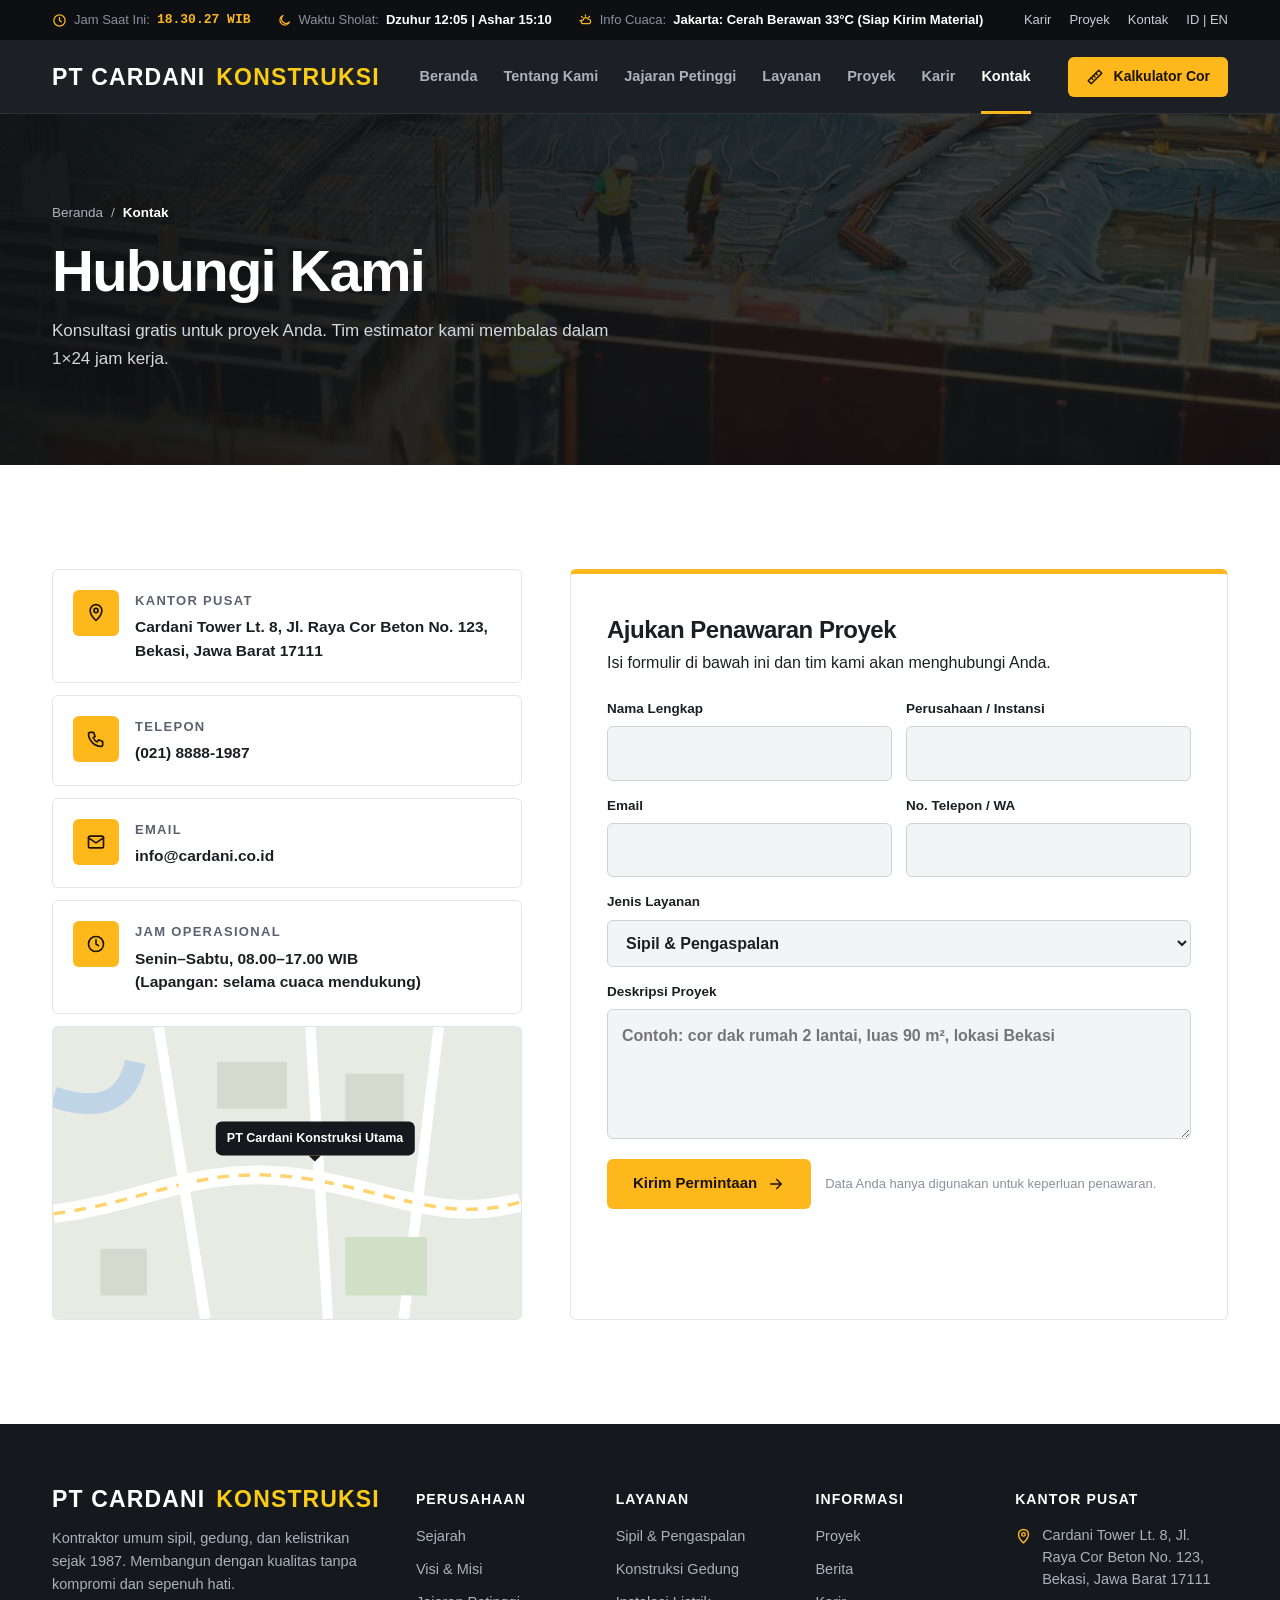
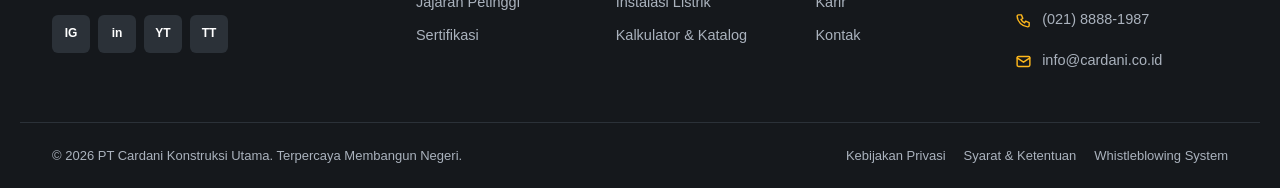
<file: kontak.html>
<!DOCTYPE html>
<html lang="id">
<head>
    <meta charset="UTF-8">
    <meta name="viewport" content="width=device-width, initial-scale=1.0, viewport-fit=cover">
    <title>Kontak — PT Cardani Konstruksi Utama</title>
    <meta name="description" content="Hubungi PT Cardani Konstruksi Utama untuk penawaran proyek sipil, gedung, dan kelistrikan.">
    <link rel="canonical" href="https://horosphoibos.github.io/cardani/kontak.html">
    <meta property="og:type" content="website">
    <meta property="og:site_name" content="PT Cardani Konstruksi Utama">
    <meta property="og:locale" content="id_ID">
    <meta property="og:title" content="Kontak — PT Cardani Konstruksi Utama">
    <meta property="og:description" content="Hubungi PT Cardani Konstruksi Utama untuk penawaran proyek sipil, gedung, dan kelistrikan.">
    <meta property="og:url" content="https://horosphoibos.github.io/cardani/kontak.html">
    <meta property="og:image" content="https://horosphoibos.github.io/cardani/og-image.jpg">
    <meta property="og:image:width" content="1200">
    <meta property="og:image:height" content="630">
    <meta property="og:image:alt" content="PT Cardani Konstruksi — Membangun Negeri dengan Kualitas Tanpa Kompromi">
    <meta name="twitter:card" content="summary_large_image">
    <meta name="twitter:title" content="Kontak — PT Cardani Konstruksi Utama">
    <meta name="twitter:description" content="Hubungi PT Cardani Konstruksi Utama untuk penawaran proyek sipil, gedung, dan kelistrikan.">
    <meta name="twitter:image" content="https://horosphoibos.github.io/cardani/og-image.jpg">
    <meta name="theme-color" content="#15181c">
    <link rel="icon" type="image/png" href="favicon.png">
    
    <link rel="stylesheet" href="style.css">
    <script>document.documentElement.classList.add('js')</script>
</head>
<body data-page="Kontak">
<svg width="0" height="0" style="position:absolute" aria-hidden="true"><symbol id="i-clock" viewBox="0 0 24 24"><circle cx="12" cy="12" r="9"/><path d="M12 7v5l3 2"/></symbol><symbol id="i-cloud" viewBox="0 0 24 24"><path d="M12 3v2M5.6 5.6l1.4 1.4M3 12h2M17 7l1.4-1.4"/><path d="M8.5 11a4 4 0 0 1 7.6-1.2A3.5 3.5 0 1 1 17 17H8a3 3 0 0 1 .5-6z"/></symbol><symbol id="i-moon" viewBox="0 0 24 24"><path d="M20 14.5A8 8 0 1 1 9.5 4a6.5 6.5 0 0 0 10.5 10.5z"/></symbol><symbol id="i-check" viewBox="0 0 24 24"><path d="M5 12.5l4.5 4.5L19 7.5"/></symbol><symbol id="i-arrow" viewBox="0 0 24 24"><path d="M5 12h14M13 6l6 6-6 6"/></symbol><symbol id="i-chev" viewBox="0 0 24 24"><path d="M9 6l6 6-6 6"/></symbol><symbol id="i-ruler" viewBox="0 0 24 24"><path d="M3 17L17 3l4 4L7 21z"/><path d="M7 13l2 2M10 10l2 2M13 7l2 2"/></symbol><symbol id="i-truck" viewBox="0 0 24 24"><path d="M2 6h11v10H2zM13 10h4l4 3.5V16h-8"/><circle cx="6" cy="17.5" r="1.8"/><circle cx="17" cy="17.5" r="1.8"/></symbol><symbol id="i-road" viewBox="0 0 24 24"><path d="M8 3L4 21M16 3l4 18M12 4v3M12 10.5v3M12 17v3"/></symbol><symbol id="i-building" viewBox="0 0 24 24"><path d="M4 21V5l8-2v18M12 8h8v13M2 21h20"/><path d="M7.5 8h1M7.5 12h1M7.5 16h1M15.5 12h1M15.5 16h1"/></symbol><symbol id="i-bolt" viewBox="0 0 24 24"><path d="M13 2L4 14h7l-1 8 9-12h-7z"/></symbol><symbol id="i-plus" viewBox="0 0 24 24"><path d="M12 5v14M5 12h14"/></symbol><symbol id="i-minus" viewBox="0 0 24 24"><path d="M5 12h14"/></symbol><symbol id="i-cart" viewBox="0 0 24 24"><path d="M3 4h2l2.4 11h11L21 8H6.2"/><circle cx="9" cy="19.5" r="1.5"/><circle cx="17" cy="19.5" r="1.5"/></symbol><symbol id="i-alert" viewBox="0 0 24 24"><path d="M12 3l10 18H2z"/><path d="M12 10v4M12 17.5v.5"/></symbol><symbol id="i-shield" viewBox="0 0 24 24"><path d="M12 3l8 3v6c0 4.5-3.4 8.3-8 9-4.6-.7-8-4.5-8-9V6z"/><path d="M8.5 12l2.5 2.5 4.5-5"/></symbol><symbol id="i-users" viewBox="0 0 24 24"><circle cx="9" cy="8" r="3.5"/><path d="M2.5 20c.5-3.6 3.2-6 6.5-6s6 2.4 6.5 6"/><path d="M16 4.5a3.5 3.5 0 0 1 0 7M18 14.3c2 .8 3.3 2.8 3.5 5.7"/></symbol><symbol id="i-award" viewBox="0 0 24 24"><circle cx="12" cy="9" r="6"/><path d="M8.5 14L7 22l5-3 5 3-1.5-8"/></symbol><symbol id="i-phone" viewBox="0 0 24 24"><path d="M5 4h4l2 5-2.5 1.5a11 11 0 0 0 5 5L15 13l5 2v4a2 2 0 0 1-2 2A16 16 0 0 1 3 6a2 2 0 0 1 2-2z"/></symbol><symbol id="i-mail" viewBox="0 0 24 24"><rect x="3" y="5" width="18" height="14" rx="2"/><path d="M3 7l9 6 9-6"/></symbol><symbol id="i-pin" viewBox="0 0 24 24"><path d="M12 21s7-6.2 7-12a7 7 0 0 0-14 0c0 5.8 7 12 7 12z"/><circle cx="12" cy="9" r="2.5"/></symbol><symbol id="i-brief" viewBox="0 0 24 24"><rect x="3" y="7" width="18" height="13" rx="2"/><path d="M8 7V5a2 2 0 0 1 2-2h4a2 2 0 0 1 2 2v2M3 13h18"/></symbol><symbol id="i-heart" viewBox="0 0 24 24"><path d="M12 20s-8-4.6-8-10.5A4.5 4.5 0 0 1 12 7a4.5 4.5 0 0 1 8 2.5C20 15.4 12 20 12 20z"/><path d="M7 12h3l1.5-2 2 4 1.5-2h2"/></symbol><symbol id="i-cap" viewBox="0 0 24 24"><path d="M2 9l10-5 10 5-10 5z"/><path d="M6 11v5c3.5 2.5 8.5 2.5 12 0v-5"/></symbol><symbol id="i-coins" viewBox="0 0 24 24"><ellipse cx="9" cy="7" rx="6" ry="3"/><path d="M3 7v5c0 1.7 2.7 3 6 3s6-1.3 6-3V7"/><path d="M9 15v2c0 1.7 2.7 3 6 3s6-1.3 6-3v-5c0-1.7-2.7-3-6-3"/></symbol><symbol id="i-food" viewBox="0 0 24 24"><path d="M5 3v8a3 3 0 0 0 6 0V3M8 3v18M17 3c-2 2-3 5-3 8h3v10"/></symbol><symbol id="i-close" viewBox="0 0 24 24"><path d="M6 6l12 12M18 6L6 18"/></symbol><symbol id="i-helmet" viewBox="0 0 24 24"><path d="M3 17h18M5 17a7 7 0 0 1 14 0"/><path d="M12 10V6M9 7.5V10M15 7.5V10"/></symbol><symbol id="i-cal" viewBox="0 0 24 24"><rect x="3" y="5" width="18" height="16" rx="2"/><path d="M3 10h18M8 3v4M16 3v4"/></symbol></svg>

    <!-- DASHBOARD MANDOR -->
    <div class="topbar" id="dashboard">
        <div class="container topbar__inner">
            <div class="topbar__info" aria-label="Dashboard Mandor">
                <div class="tb-item"><svg class="ico" aria-hidden="true"><use href="#i-clock"/></svg><span>Jam Saat Ini:</span><b id="clock">Memuat...</b></div>
                <div class="tb-item"><svg class="ico" aria-hidden="true"><use href="#i-moon"/></svg><span>Waktu Sholat:</span><b>Dzuhur 12:05 | Ashar 15:10</b></div>
                <div class="tb-item tb-item--weather"><svg class="ico" aria-hidden="true"><use href="#i-cloud"/></svg><span>Info Cuaca:</span><span class="tb-ticker"><b id="weather-ticker">Memuat data BMKG...</b></span></div>
            </div>
            <div class="topbar__links">
                <a href="karir.html">Karir</a><a href="proyek.html">Proyek</a><a href="kontak.html">Kontak</a><span>ID | EN</span>
            </div>
        </div>
    </div>

    <header class="header" id="header">
        <div class="container header__inner">
            <a href="index.html" class="logo" aria-label="PT Cardani Konstruksi Utama, ke beranda">PT CARDANI <span>KONSTRUKSI</span></a>
            <nav class="nav" aria-label="Navigasi utama"><a href="index.html">Beranda</a><a href="tentang.html">Tentang Kami</a><a href="index.html#petinggi">Jajaran Petinggi</a><a href="index.html#layanan">Layanan</a><a href="proyek.html">Proyek</a><a href="karir.html">Karir</a><a href="kontak.html" aria-current="page">Kontak</a></nav>
            <a href="alat.html#kalkulator" class="btn btn--primary btn--sm header__cta anim-pulse-custom"><svg class="ico" aria-hidden="true"><use href="#i-ruler"/></svg>Kalkulator Cor</a>
            <button class="burger" id="burger" aria-label="Buka menu" aria-expanded="false" aria-controls="drawer"><span></span><span></span><span></span></button>
        </div>
    </header>

    <div class="drawer" id="drawer" aria-hidden="true">
        <div class="drawer__backdrop" data-close></div>
        <div class="drawer__panel" role="dialog" aria-label="Menu navigasi">
            <div class="drawer__head"><a href="index.html" class="logo" aria-label="PT Cardani Konstruksi Utama, ke beranda">PT CARDANI <span>KONSTRUKSI</span></a><button class="drawer__close" data-close aria-label="Tutup menu"><svg class="ico" aria-hidden="true"><use href="#i-close"/></svg></button></div>
            <nav class="drawer__nav"><a href="index.html">Beranda<svg class="ico" aria-hidden="true"><use href="#i-chev"/></svg></a><a href="tentang.html">Tentang Kami<svg class="ico" aria-hidden="true"><use href="#i-chev"/></svg></a><a href="index.html#petinggi">Jajaran Petinggi<svg class="ico" aria-hidden="true"><use href="#i-chev"/></svg></a><a href="index.html#layanan">Layanan<svg class="ico" aria-hidden="true"><use href="#i-chev"/></svg></a><a href="proyek.html">Proyek<svg class="ico" aria-hidden="true"><use href="#i-chev"/></svg></a><a href="karir.html">Karir<svg class="ico" aria-hidden="true"><use href="#i-chev"/></svg></a><a href="kontak.html" aria-current="page">Kontak<svg class="ico" aria-hidden="true"><use href="#i-chev"/></svg></a><a href="alat.html#katalog">Katalog Material<svg class="ico" aria-hidden="true"><use href="#i-chev"/></svg></a></nav>
            <div class="drawer__foot">
                <a href="alat.html#kalkulator" class="btn btn--primary"><svg class="ico" aria-hidden="true"><use href="#i-ruler"/></svg>Kalkulator Cor</a>
                <span><svg class="ico" aria-hidden="true"><use href="#i-phone"/></svg> (021) 8888-1987 · info@cardani.co.id</span>
            </div>
        </div>
    </div>

    <section class="page-hero">
        <div class="page-hero__bg"><img src="konstruksi.jpg" alt="" style="object-position:50% 70%"></div>
        <div class="container page-hero__inner">
            <nav class="crumbs" aria-label="Breadcrumb" data-intro style="--i:0"><a href="index.html">Beranda</a><span>/</span><span aria-current="page">Kontak</span></nav>
            <h1 data-intro style="--i:1">Hubungi Kami</h1>
            <p data-intro style="--i:2">Konsultasi gratis untuk proyek Anda. Tim estimator kami membalas dalam 1×24 jam kerja.</p>
        </div>
    </section>

    <main>
    <section class="section">
        <div class="container contact">
            <div>
                <div class="info-list">
                    <div class="info" data-reveal><span class="info__ico"><svg class="ico" aria-hidden="true"><use href="#i-pin"/></svg></span><div><h3>Kantor Pusat</h3><p>Cardani Tower Lt. 8, Jl. Raya Cor Beton No. 123, Bekasi, Jawa Barat 17111</p></div></div>
                    <div class="info" data-reveal><span class="info__ico"><svg class="ico" aria-hidden="true"><use href="#i-phone"/></svg></span><div><h3>Telepon</h3><p>(021) 8888-1987</p></div></div>
                    <div class="info" data-reveal><span class="info__ico"><svg class="ico" aria-hidden="true"><use href="#i-mail"/></svg></span><div><h3>Email</h3><p>info@cardani.co.id</p></div></div>
                    <div class="info" data-reveal><span class="info__ico"><svg class="ico" aria-hidden="true"><use href="#i-clock"/></svg></span><div><h3>Jam Operasional</h3><p>Senin–Sabtu, 08.00–17.00 WIB<br>(Lapangan: selama cuaca mendukung)</p></div></div>
                </div>
                <div class="map" data-reveal><svg viewBox="0 0 400 250" aria-hidden="true"><rect width="400" height="250" fill="#e8ebe4"/>
        <path d="M0 160C80 150 120 120 200 128S330 170 400 150" stroke="#fff" stroke-width="16" fill="none"/>
        <path d="M0 160C80 150 120 120 200 128S330 170 400 150" stroke="#ffd36e" stroke-width="3" fill="none" stroke-dasharray="10 8"/>
        <path d="M220 0L235 250M90 0L130 250M330 0L300 250" stroke="#fff" stroke-width="9"/>
        <rect x="140" y="30" width="60" height="40" fill="#d5dacf"/><rect x="250" y="40" width="50" height="60" fill="#d5dacf"/><rect x="40" y="190" width="40" height="40" fill="#d5dacf"/>
        <rect x="250" y="180" width="70" height="50" fill="#cfe0c6"/><path d="M0 60Q60 80 70 30" stroke="#bfd4e6" stroke-width="18" fill="none"/></svg><div class="map__pin"><i></i><span>PT Cardani Konstruksi Utama</span></div></div>
            </div>
            <form class="form" id="contactForm" novalidate data-reveal>
                <div class="form__fields">
                    <h2>Ajukan Penawaran Proyek</h2>
                    <p>Isi formulir di bawah ini dan tim kami akan menghubungi Anda.</p>
                    <div class="form__grid">
                        <label>Nama Lengkap<input name="nama" required autocomplete="name"></label>
                        <label>Perusahaan / Instansi<input name="perusahaan" autocomplete="organization"></label>
                        <label>Email<input name="email" type="email" required autocomplete="email"></label>
                        <label>No. Telepon / WA<input name="telp" type="tel" required autocomplete="tel"></label>
                        <label class="span-2">Jenis Layanan<select name="layanan"><option>Sipil &amp; Pengaspalan</option><option>Konstruksi Gedung</option><option>Instalasi Listrik</option><option>Sewa Armada Truk</option><option>Lainnya</option></select></label>
                        <label class="span-2">Deskripsi Proyek<textarea name="pesan" required placeholder="Contoh: cor dak rumah 2 lantai, luas 90 m², lokasi Bekasi"></textarea></label>
                    </div>
                    <div class="form__foot"><button type="submit" class="btn btn--primary">Kirim Permintaan<svg class="ico" aria-hidden="true"><use href="#i-arrow"/></svg></button><span>Data Anda hanya digunakan untuk keperluan penawaran.</span></div>
                </div>
                <div class="form__done" role="status"><svg class="ico" aria-hidden="true"><use href="#i-check"/></svg><h2>Terima kasih!</h2><p style="color:var(--muted);margin-top:6px">Permintaan Anda sudah kami catat. Tim estimator akan menghubungi Anda dalam 1×24 jam kerja.</p></div>
            </form>
        </div>
    </section>
    </main>

    <footer class="footer">
        <div class="container footer__top">
            <div class="footer__about">
                <a href="index.html" class="logo" aria-label="PT Cardani Konstruksi Utama, ke beranda">PT CARDANI <span>KONSTRUKSI</span></a>
                <p>Kontraktor umum sipil, gedung, dan kelistrikan sejak 1987. Membangun dengan kualitas tanpa kompromi dan sepenuh hati.</p>
                <div class="footer__social" aria-label="Media sosial">
                    <a href="#" aria-label="Instagram">IG</a><a href="#" aria-label="LinkedIn">in</a><a href="#" aria-label="YouTube">YT</a><a href="#" aria-label="TikTok">TT</a>
                </div>
            </div>
            <div class="footer__col">
                <h4>Perusahaan</h4>
                <ul><li><a href="tentang.html#sejarah">Sejarah</a></li><li><a href="tentang.html#visi-misi">Visi &amp; Misi</a></li><li><a href="index.html#petinggi">Jajaran Petinggi</a></li><li><a href="tentang.html#sertifikasi">Sertifikasi</a></li></ul>
            </div>
            <div class="footer__col">
                <h4>Layanan</h4>
                <ul><li><a href="index.html#layanan">Sipil &amp; Pengaspalan</a></li><li><a href="index.html#layanan">Konstruksi Gedung</a></li><li><a href="index.html#layanan">Instalasi Listrik</a></li><li><a href="alat.html">Kalkulator &amp; Katalog</a></li></ul>
            </div>
            <div class="footer__col">
                <h4>Informasi</h4>
                <ul><li><a href="proyek.html">Proyek</a></li><li><a href="index.html#berita">Berita</a></li><li><a href="karir.html">Karir</a></li><li><a href="kontak.html">Kontak</a></li></ul>
            </div>
            <div class="footer__col footer__contact">
                <h4>Kantor Pusat</h4>
                <ul>
                    <li><svg class="ico" aria-hidden="true"><use href="#i-pin"/></svg><span>Cardani Tower Lt. 8, Jl. Raya Cor Beton No. 123, Bekasi, Jawa Barat 17111</span></li>
                    <li><svg class="ico" aria-hidden="true"><use href="#i-phone"/></svg><span>(021) 8888-1987</span></li>
                    <li><svg class="ico" aria-hidden="true"><use href="#i-mail"/></svg><span>info@cardani.co.id</span></li>
                </ul>
            </div>
        </div>
        <div class="container footer__bottom">
            <p>&copy; 2026 PT Cardani Konstruksi Utama. Terpercaya Membangun Negeri.</p>
            <div class="footer__legal"><a href="#">Kebijakan Privasi</a><a href="#">Syarat &amp; Ketentuan</a><a href="#">Whistleblowing System</a></div>
        </div>
    </footer>

    <script src="script.js"></script>
</body>
</html>
</file>
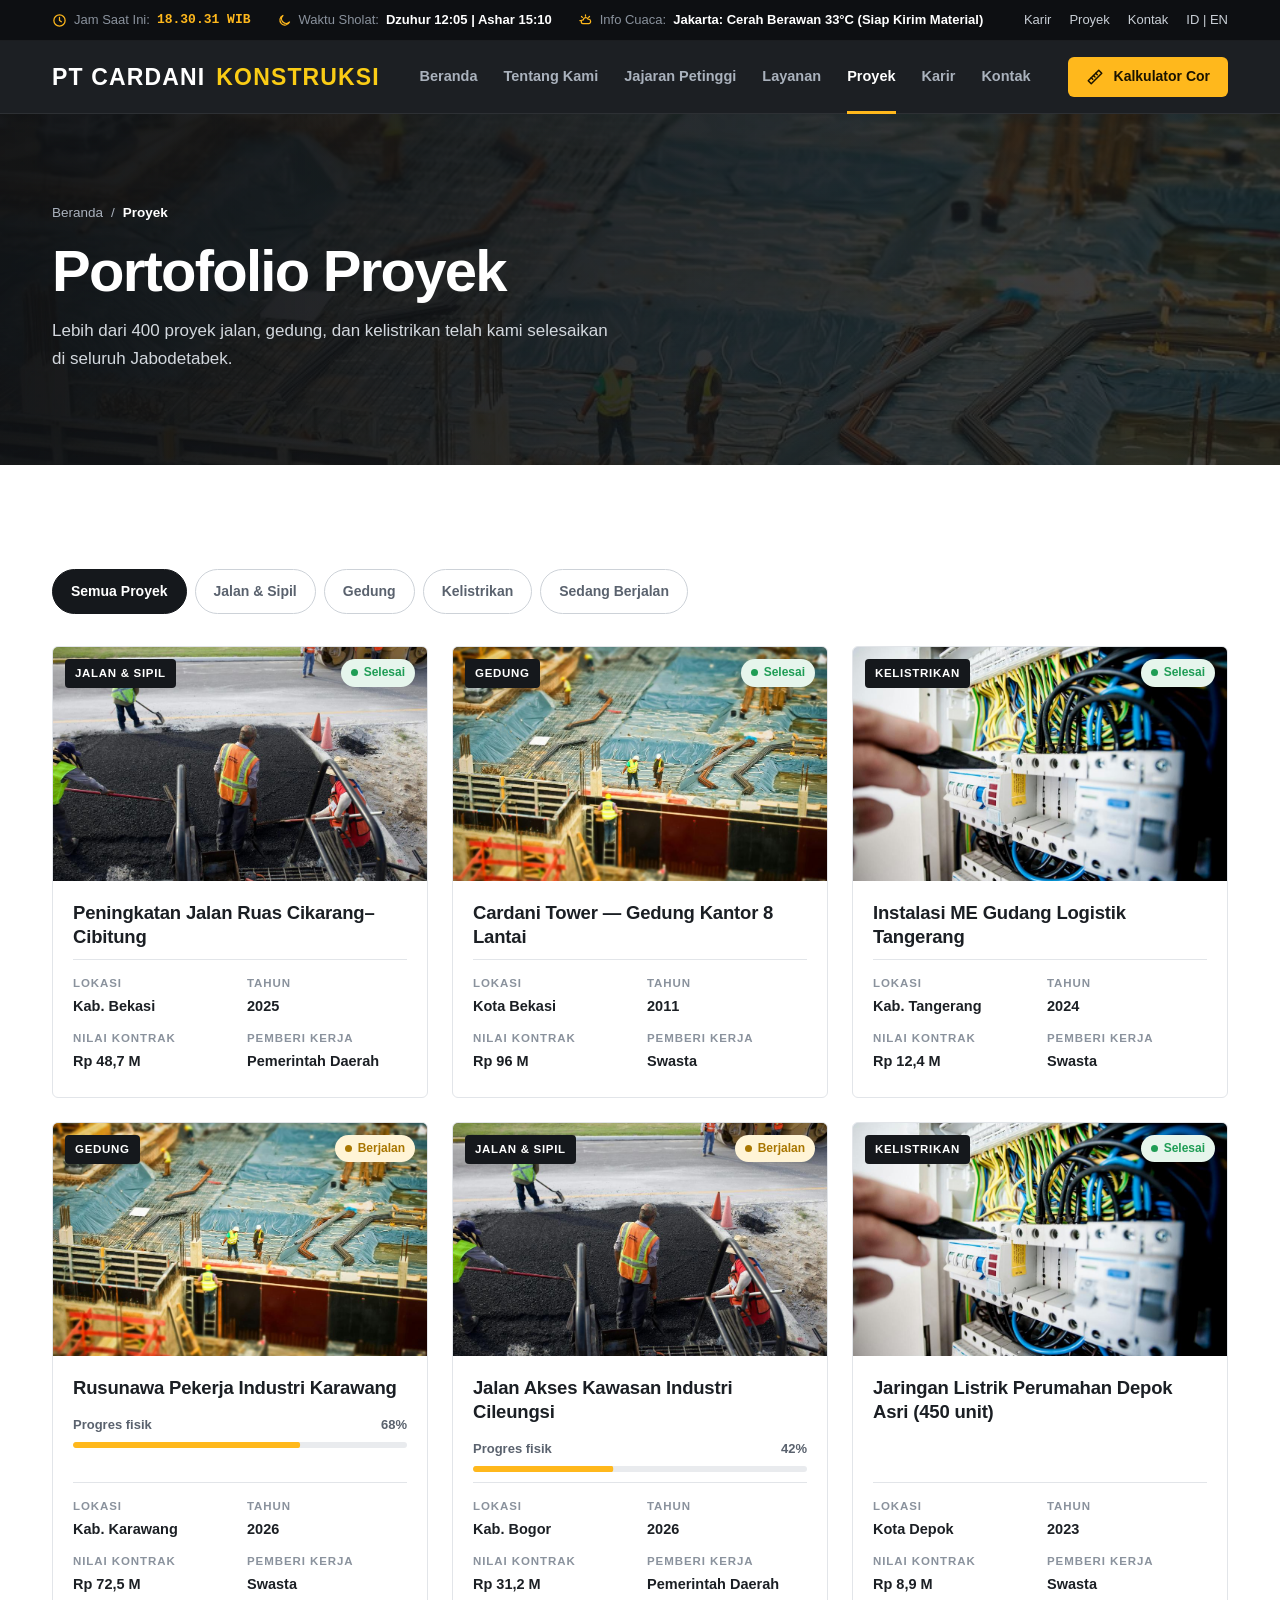
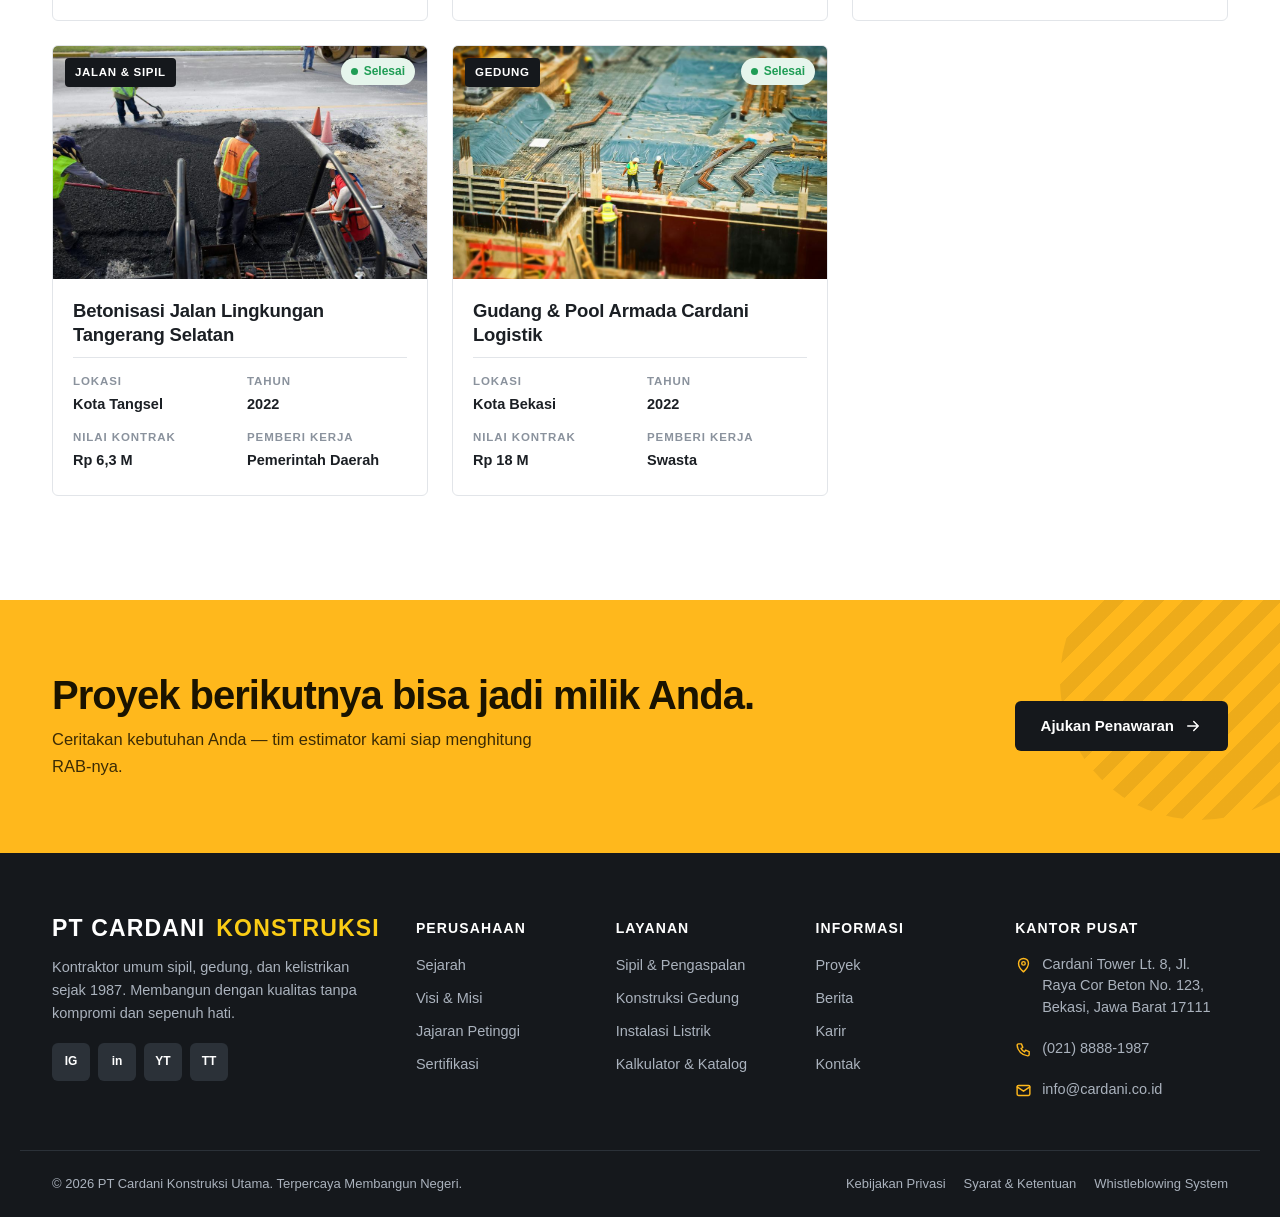
<file: proyek.html>
<!DOCTYPE html>
<html lang="id">
<head>
    <meta charset="UTF-8">
    <meta name="viewport" content="width=device-width, initial-scale=1.0, viewport-fit=cover">
    <title>Proyek — PT Cardani Konstruksi Utama</title>
    <meta name="description" content="Portofolio proyek jalan, gedung, dan kelistrikan PT Cardani Konstruksi Utama.">
    <link rel="canonical" href="https://horosphoibos.github.io/cardani/proyek.html">
    <meta property="og:type" content="website">
    <meta property="og:site_name" content="PT Cardani Konstruksi Utama">
    <meta property="og:locale" content="id_ID">
    <meta property="og:title" content="Proyek — PT Cardani Konstruksi Utama">
    <meta property="og:description" content="Portofolio proyek jalan, gedung, dan kelistrikan PT Cardani Konstruksi Utama.">
    <meta property="og:url" content="https://horosphoibos.github.io/cardani/proyek.html">
    <meta property="og:image" content="https://horosphoibos.github.io/cardani/og-image.jpg">
    <meta property="og:image:width" content="1200">
    <meta property="og:image:height" content="630">
    <meta property="og:image:alt" content="PT Cardani Konstruksi — Membangun Negeri dengan Kualitas Tanpa Kompromi">
    <meta name="twitter:card" content="summary_large_image">
    <meta name="twitter:title" content="Proyek — PT Cardani Konstruksi Utama">
    <meta name="twitter:description" content="Portofolio proyek jalan, gedung, dan kelistrikan PT Cardani Konstruksi Utama.">
    <meta name="twitter:image" content="https://horosphoibos.github.io/cardani/og-image.jpg">
    <meta name="theme-color" content="#15181c">
    <link rel="icon" type="image/png" href="favicon.png">
    
    <link rel="stylesheet" href="style.css">
    <script>document.documentElement.classList.add('js')</script>
</head>
<body data-page="Proyek">
<svg width="0" height="0" style="position:absolute" aria-hidden="true"><symbol id="i-clock" viewBox="0 0 24 24"><circle cx="12" cy="12" r="9"/><path d="M12 7v5l3 2"/></symbol><symbol id="i-cloud" viewBox="0 0 24 24"><path d="M12 3v2M5.6 5.6l1.4 1.4M3 12h2M17 7l1.4-1.4"/><path d="M8.5 11a4 4 0 0 1 7.6-1.2A3.5 3.5 0 1 1 17 17H8a3 3 0 0 1 .5-6z"/></symbol><symbol id="i-moon" viewBox="0 0 24 24"><path d="M20 14.5A8 8 0 1 1 9.5 4a6.5 6.5 0 0 0 10.5 10.5z"/></symbol><symbol id="i-check" viewBox="0 0 24 24"><path d="M5 12.5l4.5 4.5L19 7.5"/></symbol><symbol id="i-arrow" viewBox="0 0 24 24"><path d="M5 12h14M13 6l6 6-6 6"/></symbol><symbol id="i-chev" viewBox="0 0 24 24"><path d="M9 6l6 6-6 6"/></symbol><symbol id="i-ruler" viewBox="0 0 24 24"><path d="M3 17L17 3l4 4L7 21z"/><path d="M7 13l2 2M10 10l2 2M13 7l2 2"/></symbol><symbol id="i-truck" viewBox="0 0 24 24"><path d="M2 6h11v10H2zM13 10h4l4 3.5V16h-8"/><circle cx="6" cy="17.5" r="1.8"/><circle cx="17" cy="17.5" r="1.8"/></symbol><symbol id="i-road" viewBox="0 0 24 24"><path d="M8 3L4 21M16 3l4 18M12 4v3M12 10.5v3M12 17v3"/></symbol><symbol id="i-building" viewBox="0 0 24 24"><path d="M4 21V5l8-2v18M12 8h8v13M2 21h20"/><path d="M7.5 8h1M7.5 12h1M7.5 16h1M15.5 12h1M15.5 16h1"/></symbol><symbol id="i-bolt" viewBox="0 0 24 24"><path d="M13 2L4 14h7l-1 8 9-12h-7z"/></symbol><symbol id="i-plus" viewBox="0 0 24 24"><path d="M12 5v14M5 12h14"/></symbol><symbol id="i-minus" viewBox="0 0 24 24"><path d="M5 12h14"/></symbol><symbol id="i-cart" viewBox="0 0 24 24"><path d="M3 4h2l2.4 11h11L21 8H6.2"/><circle cx="9" cy="19.5" r="1.5"/><circle cx="17" cy="19.5" r="1.5"/></symbol><symbol id="i-alert" viewBox="0 0 24 24"><path d="M12 3l10 18H2z"/><path d="M12 10v4M12 17.5v.5"/></symbol><symbol id="i-shield" viewBox="0 0 24 24"><path d="M12 3l8 3v6c0 4.5-3.4 8.3-8 9-4.6-.7-8-4.5-8-9V6z"/><path d="M8.5 12l2.5 2.5 4.5-5"/></symbol><symbol id="i-users" viewBox="0 0 24 24"><circle cx="9" cy="8" r="3.5"/><path d="M2.5 20c.5-3.6 3.2-6 6.5-6s6 2.4 6.5 6"/><path d="M16 4.5a3.5 3.5 0 0 1 0 7M18 14.3c2 .8 3.3 2.8 3.5 5.7"/></symbol><symbol id="i-award" viewBox="0 0 24 24"><circle cx="12" cy="9" r="6"/><path d="M8.5 14L7 22l5-3 5 3-1.5-8"/></symbol><symbol id="i-phone" viewBox="0 0 24 24"><path d="M5 4h4l2 5-2.5 1.5a11 11 0 0 0 5 5L15 13l5 2v4a2 2 0 0 1-2 2A16 16 0 0 1 3 6a2 2 0 0 1 2-2z"/></symbol><symbol id="i-mail" viewBox="0 0 24 24"><rect x="3" y="5" width="18" height="14" rx="2"/><path d="M3 7l9 6 9-6"/></symbol><symbol id="i-pin" viewBox="0 0 24 24"><path d="M12 21s7-6.2 7-12a7 7 0 0 0-14 0c0 5.8 7 12 7 12z"/><circle cx="12" cy="9" r="2.5"/></symbol><symbol id="i-brief" viewBox="0 0 24 24"><rect x="3" y="7" width="18" height="13" rx="2"/><path d="M8 7V5a2 2 0 0 1 2-2h4a2 2 0 0 1 2 2v2M3 13h18"/></symbol><symbol id="i-heart" viewBox="0 0 24 24"><path d="M12 20s-8-4.6-8-10.5A4.5 4.5 0 0 1 12 7a4.5 4.5 0 0 1 8 2.5C20 15.4 12 20 12 20z"/><path d="M7 12h3l1.5-2 2 4 1.5-2h2"/></symbol><symbol id="i-cap" viewBox="0 0 24 24"><path d="M2 9l10-5 10 5-10 5z"/><path d="M6 11v5c3.5 2.5 8.5 2.5 12 0v-5"/></symbol><symbol id="i-coins" viewBox="0 0 24 24"><ellipse cx="9" cy="7" rx="6" ry="3"/><path d="M3 7v5c0 1.7 2.7 3 6 3s6-1.3 6-3V7"/><path d="M9 15v2c0 1.7 2.7 3 6 3s6-1.3 6-3v-5c0-1.7-2.7-3-6-3"/></symbol><symbol id="i-food" viewBox="0 0 24 24"><path d="M5 3v8a3 3 0 0 0 6 0V3M8 3v18M17 3c-2 2-3 5-3 8h3v10"/></symbol><symbol id="i-close" viewBox="0 0 24 24"><path d="M6 6l12 12M18 6L6 18"/></symbol><symbol id="i-helmet" viewBox="0 0 24 24"><path d="M3 17h18M5 17a7 7 0 0 1 14 0"/><path d="M12 10V6M9 7.5V10M15 7.5V10"/></symbol><symbol id="i-cal" viewBox="0 0 24 24"><rect x="3" y="5" width="18" height="16" rx="2"/><path d="M3 10h18M8 3v4M16 3v4"/></symbol></svg>

    <!-- DASHBOARD MANDOR -->
    <div class="topbar" id="dashboard">
        <div class="container topbar__inner">
            <div class="topbar__info" aria-label="Dashboard Mandor">
                <div class="tb-item"><svg class="ico" aria-hidden="true"><use href="#i-clock"/></svg><span>Jam Saat Ini:</span><b id="clock">Memuat...</b></div>
                <div class="tb-item"><svg class="ico" aria-hidden="true"><use href="#i-moon"/></svg><span>Waktu Sholat:</span><b>Dzuhur 12:05 | Ashar 15:10</b></div>
                <div class="tb-item tb-item--weather"><svg class="ico" aria-hidden="true"><use href="#i-cloud"/></svg><span>Info Cuaca:</span><span class="tb-ticker"><b id="weather-ticker">Memuat data BMKG...</b></span></div>
            </div>
            <div class="topbar__links">
                <a href="karir.html">Karir</a><a href="proyek.html">Proyek</a><a href="kontak.html">Kontak</a><span>ID | EN</span>
            </div>
        </div>
    </div>

    <header class="header" id="header">
        <div class="container header__inner">
            <a href="index.html" class="logo" aria-label="PT Cardani Konstruksi Utama, ke beranda">PT CARDANI <span>KONSTRUKSI</span></a>
            <nav class="nav" aria-label="Navigasi utama"><a href="index.html">Beranda</a><a href="tentang.html">Tentang Kami</a><a href="index.html#petinggi">Jajaran Petinggi</a><a href="index.html#layanan">Layanan</a><a href="proyek.html" aria-current="page">Proyek</a><a href="karir.html">Karir</a><a href="kontak.html">Kontak</a></nav>
            <a href="alat.html#kalkulator" class="btn btn--primary btn--sm header__cta anim-pulse-custom"><svg class="ico" aria-hidden="true"><use href="#i-ruler"/></svg>Kalkulator Cor</a>
            <button class="burger" id="burger" aria-label="Buka menu" aria-expanded="false" aria-controls="drawer"><span></span><span></span><span></span></button>
        </div>
    </header>

    <div class="drawer" id="drawer" aria-hidden="true">
        <div class="drawer__backdrop" data-close></div>
        <div class="drawer__panel" role="dialog" aria-label="Menu navigasi">
            <div class="drawer__head"><a href="index.html" class="logo" aria-label="PT Cardani Konstruksi Utama, ke beranda">PT CARDANI <span>KONSTRUKSI</span></a><button class="drawer__close" data-close aria-label="Tutup menu"><svg class="ico" aria-hidden="true"><use href="#i-close"/></svg></button></div>
            <nav class="drawer__nav"><a href="index.html">Beranda<svg class="ico" aria-hidden="true"><use href="#i-chev"/></svg></a><a href="tentang.html">Tentang Kami<svg class="ico" aria-hidden="true"><use href="#i-chev"/></svg></a><a href="index.html#petinggi">Jajaran Petinggi<svg class="ico" aria-hidden="true"><use href="#i-chev"/></svg></a><a href="index.html#layanan">Layanan<svg class="ico" aria-hidden="true"><use href="#i-chev"/></svg></a><a href="proyek.html" aria-current="page">Proyek<svg class="ico" aria-hidden="true"><use href="#i-chev"/></svg></a><a href="karir.html">Karir<svg class="ico" aria-hidden="true"><use href="#i-chev"/></svg></a><a href="kontak.html">Kontak<svg class="ico" aria-hidden="true"><use href="#i-chev"/></svg></a><a href="alat.html#katalog">Katalog Material<svg class="ico" aria-hidden="true"><use href="#i-chev"/></svg></a></nav>
            <div class="drawer__foot">
                <a href="alat.html#kalkulator" class="btn btn--primary"><svg class="ico" aria-hidden="true"><use href="#i-ruler"/></svg>Kalkulator Cor</a>
                <span><svg class="ico" aria-hidden="true"><use href="#i-phone"/></svg> (021) 8888-1987 · info@cardani.co.id</span>
            </div>
        </div>
    </div>

    <section class="page-hero">
        <div class="page-hero__bg"><img src="konstruksi.jpg" alt="" style="object-position:50% 30%"></div>
        <div class="container page-hero__inner">
            <nav class="crumbs" aria-label="Breadcrumb" data-intro style="--i:0"><a href="index.html">Beranda</a><span>/</span><span aria-current="page">Proyek</span></nav>
            <h1 data-intro style="--i:1">Portofolio Proyek</h1>
            <p data-intro style="--i:2">Lebih dari 400 proyek jalan, gedung, dan kelistrikan telah kami selesaikan di seluruh Jabodetabek.</p>
        </div>
    </section>

    <main>
    <section class="section">
        <div class="container">
            <div class="chips" id="projFilters" role="group" aria-label="Filter kategori proyek">
                <button type="button" class="chip-btn" data-f="all" aria-pressed="true">Semua Proyek</button>
                <button type="button" class="chip-btn" data-f="jalan" aria-pressed="false">Jalan &amp; Sipil</button>
                <button type="button" class="chip-btn" data-f="gedung" aria-pressed="false">Gedung</button>
                <button type="button" class="chip-btn" data-f="listrik" aria-pressed="false">Kelistrikan</button>
                <button type="button" class="chip-btn" data-f="run" aria-pressed="false">Sedang Berjalan</button>
            </div>
            <div class="projects" id="projects">
                <article class="project" data-cat="jalan" data-reveal>
                    <div class="project__img"><img src="aspal.jpg" alt="Peningkatan Jalan Ruas Cikarang–Cibitung" loading="lazy" style="object-position:50% 50%"><span class="project__cat">Jalan & Sipil</span><span class="badge badge--done project__status">Selesai</span></div>
                    <div class="project__body">
                        <h3>Peningkatan Jalan Ruas Cikarang–Cibitung</h3>
                        
                        <div class="project__meta">
                            <div><span>Lokasi</span><b>Kab. Bekasi</b></div>
                            <div><span>Tahun</span><b>2025</b></div>
                            <div><span>Nilai Kontrak</span><b>Rp 48,7 M</b></div>
                            <div><span>Pemberi Kerja</span><b>Pemerintah Daerah</b></div>
                        </div>
                    </div>
                </article>
                <article class="project" data-cat="gedung" data-reveal>
                    <div class="project__img"><img src="konstruksi.jpg" alt="Cardani Tower — Gedung Kantor 8 Lantai" loading="lazy" style="object-position:50% 40%"><span class="project__cat">Gedung</span><span class="badge badge--done project__status">Selesai</span></div>
                    <div class="project__body">
                        <h3>Cardani Tower — Gedung Kantor 8 Lantai</h3>
                        
                        <div class="project__meta">
                            <div><span>Lokasi</span><b>Kota Bekasi</b></div>
                            <div><span>Tahun</span><b>2011</b></div>
                            <div><span>Nilai Kontrak</span><b>Rp 96 M</b></div>
                            <div><span>Pemberi Kerja</span><b>Swasta</b></div>
                        </div>
                    </div>
                </article>
                <article class="project" data-cat="listrik" data-reveal>
                    <div class="project__img"><img src="kelistrikan.jpg" alt="Instalasi ME Gudang Logistik Tangerang" loading="lazy" style="object-position:50% 50%"><span class="project__cat">Kelistrikan</span><span class="badge badge--done project__status">Selesai</span></div>
                    <div class="project__body">
                        <h3>Instalasi ME Gudang Logistik Tangerang</h3>
                        
                        <div class="project__meta">
                            <div><span>Lokasi</span><b>Kab. Tangerang</b></div>
                            <div><span>Tahun</span><b>2024</b></div>
                            <div><span>Nilai Kontrak</span><b>Rp 12,4 M</b></div>
                            <div><span>Pemberi Kerja</span><b>Swasta</b></div>
                        </div>
                    </div>
                </article>
                <article class="project" data-cat="gedung" data-reveal>
                    <div class="project__img"><img src="konstruksi.jpg" alt="Rusunawa Pekerja Industri Karawang" loading="lazy" style="object-position:20% 70%"><span class="project__cat">Gedung</span><span class="badge badge--run project__status">Berjalan</span></div>
                    <div class="project__body">
                        <h3>Rusunawa Pekerja Industri Karawang</h3>
                        <div class="progress-line"><div class="progress-line__head"><span>Progres fisik</span><span>68%</span></div><div class="progress-line__track"><div class="progress-line__bar" style="--p:0.68"></div></div></div>
                        <div class="project__meta">
                            <div><span>Lokasi</span><b>Kab. Karawang</b></div>
                            <div><span>Tahun</span><b>2026</b></div>
                            <div><span>Nilai Kontrak</span><b>Rp 72,5 M</b></div>
                            <div><span>Pemberi Kerja</span><b>Swasta</b></div>
                        </div>
                    </div>
                </article>
                <article class="project" data-cat="jalan" data-reveal>
                    <div class="project__img"><img src="aspal.jpg" alt="Jalan Akses Kawasan Industri Cileungsi" loading="lazy" style="object-position:80% 30%"><span class="project__cat">Jalan & Sipil</span><span class="badge badge--run project__status">Berjalan</span></div>
                    <div class="project__body">
                        <h3>Jalan Akses Kawasan Industri Cileungsi</h3>
                        <div class="progress-line"><div class="progress-line__head"><span>Progres fisik</span><span>42%</span></div><div class="progress-line__track"><div class="progress-line__bar" style="--p:0.42"></div></div></div>
                        <div class="project__meta">
                            <div><span>Lokasi</span><b>Kab. Bogor</b></div>
                            <div><span>Tahun</span><b>2026</b></div>
                            <div><span>Nilai Kontrak</span><b>Rp 31,2 M</b></div>
                            <div><span>Pemberi Kerja</span><b>Pemerintah Daerah</b></div>
                        </div>
                    </div>
                </article>
                <article class="project" data-cat="listrik" data-reveal>
                    <div class="project__img"><img src="kelistrikan.jpg" alt="Jaringan Listrik Perumahan Depok Asri (450 unit)" loading="lazy" style="object-position:20% 80%"><span class="project__cat">Kelistrikan</span><span class="badge badge--done project__status">Selesai</span></div>
                    <div class="project__body">
                        <h3>Jaringan Listrik Perumahan Depok Asri (450 unit)</h3>
                        
                        <div class="project__meta">
                            <div><span>Lokasi</span><b>Kota Depok</b></div>
                            <div><span>Tahun</span><b>2023</b></div>
                            <div><span>Nilai Kontrak</span><b>Rp 8,9 M</b></div>
                            <div><span>Pemberi Kerja</span><b>Swasta</b></div>
                        </div>
                    </div>
                </article>
                <article class="project" data-cat="jalan" data-reveal>
                    <div class="project__img"><img src="aspal.jpg" alt="Betonisasi Jalan Lingkungan Tangerang Selatan" loading="lazy" style="object-position:20% 80%"><span class="project__cat">Jalan & Sipil</span><span class="badge badge--done project__status">Selesai</span></div>
                    <div class="project__body">
                        <h3>Betonisasi Jalan Lingkungan Tangerang Selatan</h3>
                        
                        <div class="project__meta">
                            <div><span>Lokasi</span><b>Kota Tangsel</b></div>
                            <div><span>Tahun</span><b>2022</b></div>
                            <div><span>Nilai Kontrak</span><b>Rp 6,3 M</b></div>
                            <div><span>Pemberi Kerja</span><b>Pemerintah Daerah</b></div>
                        </div>
                    </div>
                </article>
                <article class="project" data-cat="gedung" data-reveal>
                    <div class="project__img"><img src="konstruksi.jpg" alt="Gudang & Pool Armada Cardani Logistik" loading="lazy" style="object-position:85% 20%"><span class="project__cat">Gedung</span><span class="badge badge--done project__status">Selesai</span></div>
                    <div class="project__body">
                        <h3>Gudang & Pool Armada Cardani Logistik</h3>
                        
                        <div class="project__meta">
                            <div><span>Lokasi</span><b>Kota Bekasi</b></div>
                            <div><span>Tahun</span><b>2022</b></div>
                            <div><span>Nilai Kontrak</span><b>Rp 18 M</b></div>
                            <div><span>Pemberi Kerja</span><b>Swasta</b></div>
                        </div>
                    </div>
                </article></div>
        </div>
    </section>
    <section class="cta-band">
        <div class="container cta-band__inner" data-reveal>
            <div><h2>Proyek berikutnya bisa jadi milik Anda.</h2><p>Ceritakan kebutuhan Anda — tim estimator kami siap menghitung RAB-nya.</p></div>
            <div class="cta-band__actions"><a href="kontak.html" class="btn btn--dark">Ajukan Penawaran<svg class="ico" aria-hidden="true"><use href="#i-arrow"/></svg></a></div>
        </div>
    </section>
    </main>

    <footer class="footer">
        <div class="container footer__top">
            <div class="footer__about">
                <a href="index.html" class="logo" aria-label="PT Cardani Konstruksi Utama, ke beranda">PT CARDANI <span>KONSTRUKSI</span></a>
                <p>Kontraktor umum sipil, gedung, dan kelistrikan sejak 1987. Membangun dengan kualitas tanpa kompromi dan sepenuh hati.</p>
                <div class="footer__social" aria-label="Media sosial">
                    <a href="#" aria-label="Instagram">IG</a><a href="#" aria-label="LinkedIn">in</a><a href="#" aria-label="YouTube">YT</a><a href="#" aria-label="TikTok">TT</a>
                </div>
            </div>
            <div class="footer__col">
                <h4>Perusahaan</h4>
                <ul><li><a href="tentang.html#sejarah">Sejarah</a></li><li><a href="tentang.html#visi-misi">Visi &amp; Misi</a></li><li><a href="index.html#petinggi">Jajaran Petinggi</a></li><li><a href="tentang.html#sertifikasi">Sertifikasi</a></li></ul>
            </div>
            <div class="footer__col">
                <h4>Layanan</h4>
                <ul><li><a href="index.html#layanan">Sipil &amp; Pengaspalan</a></li><li><a href="index.html#layanan">Konstruksi Gedung</a></li><li><a href="index.html#layanan">Instalasi Listrik</a></li><li><a href="alat.html">Kalkulator &amp; Katalog</a></li></ul>
            </div>
            <div class="footer__col">
                <h4>Informasi</h4>
                <ul><li><a href="proyek.html">Proyek</a></li><li><a href="index.html#berita">Berita</a></li><li><a href="karir.html">Karir</a></li><li><a href="kontak.html">Kontak</a></li></ul>
            </div>
            <div class="footer__col footer__contact">
                <h4>Kantor Pusat</h4>
                <ul>
                    <li><svg class="ico" aria-hidden="true"><use href="#i-pin"/></svg><span>Cardani Tower Lt. 8, Jl. Raya Cor Beton No. 123, Bekasi, Jawa Barat 17111</span></li>
                    <li><svg class="ico" aria-hidden="true"><use href="#i-phone"/></svg><span>(021) 8888-1987</span></li>
                    <li><svg class="ico" aria-hidden="true"><use href="#i-mail"/></svg><span>info@cardani.co.id</span></li>
                </ul>
            </div>
        </div>
        <div class="container footer__bottom">
            <p>&copy; 2026 PT Cardani Konstruksi Utama. Terpercaya Membangun Negeri.</p>
            <div class="footer__legal"><a href="#">Kebijakan Privasi</a><a href="#">Syarat &amp; Ketentuan</a><a href="#">Whistleblowing System</a></div>
        </div>
    </footer>

    <script src="script.js"></script>
</body>
</html>
</file>
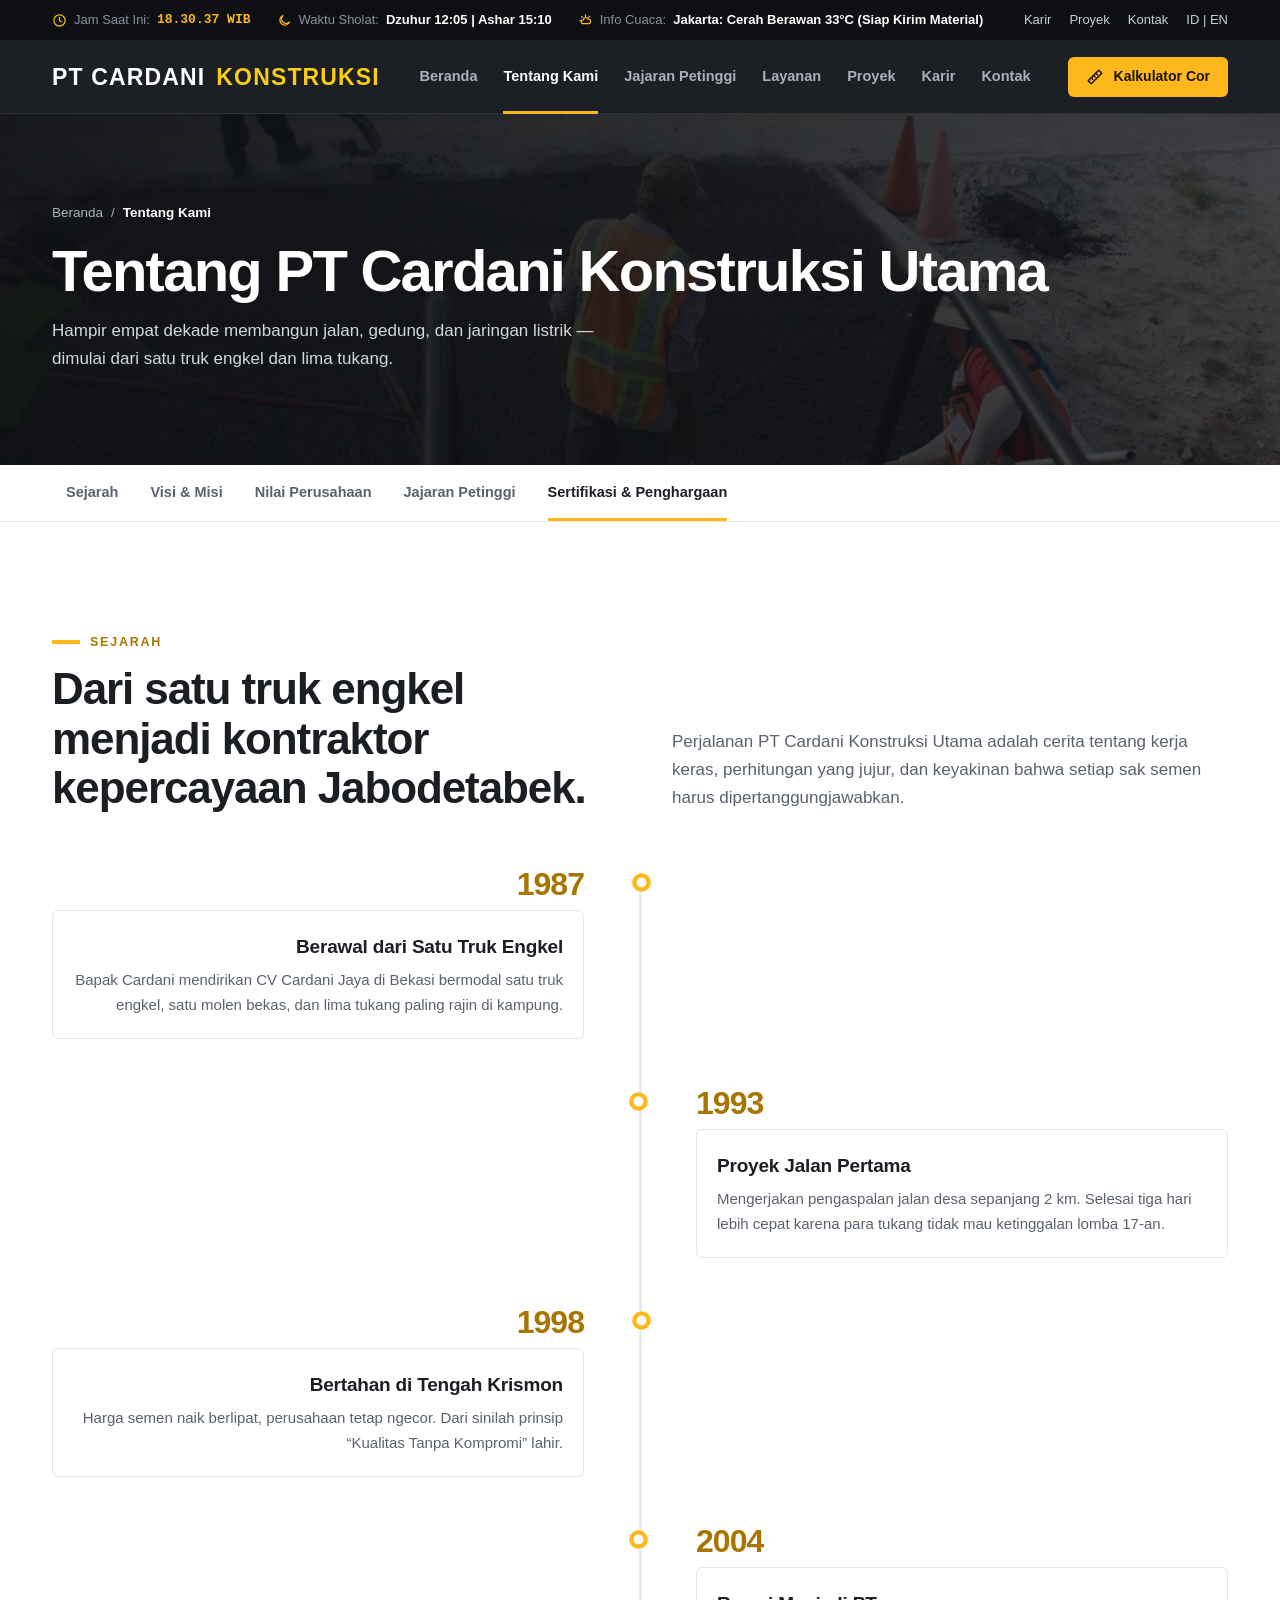
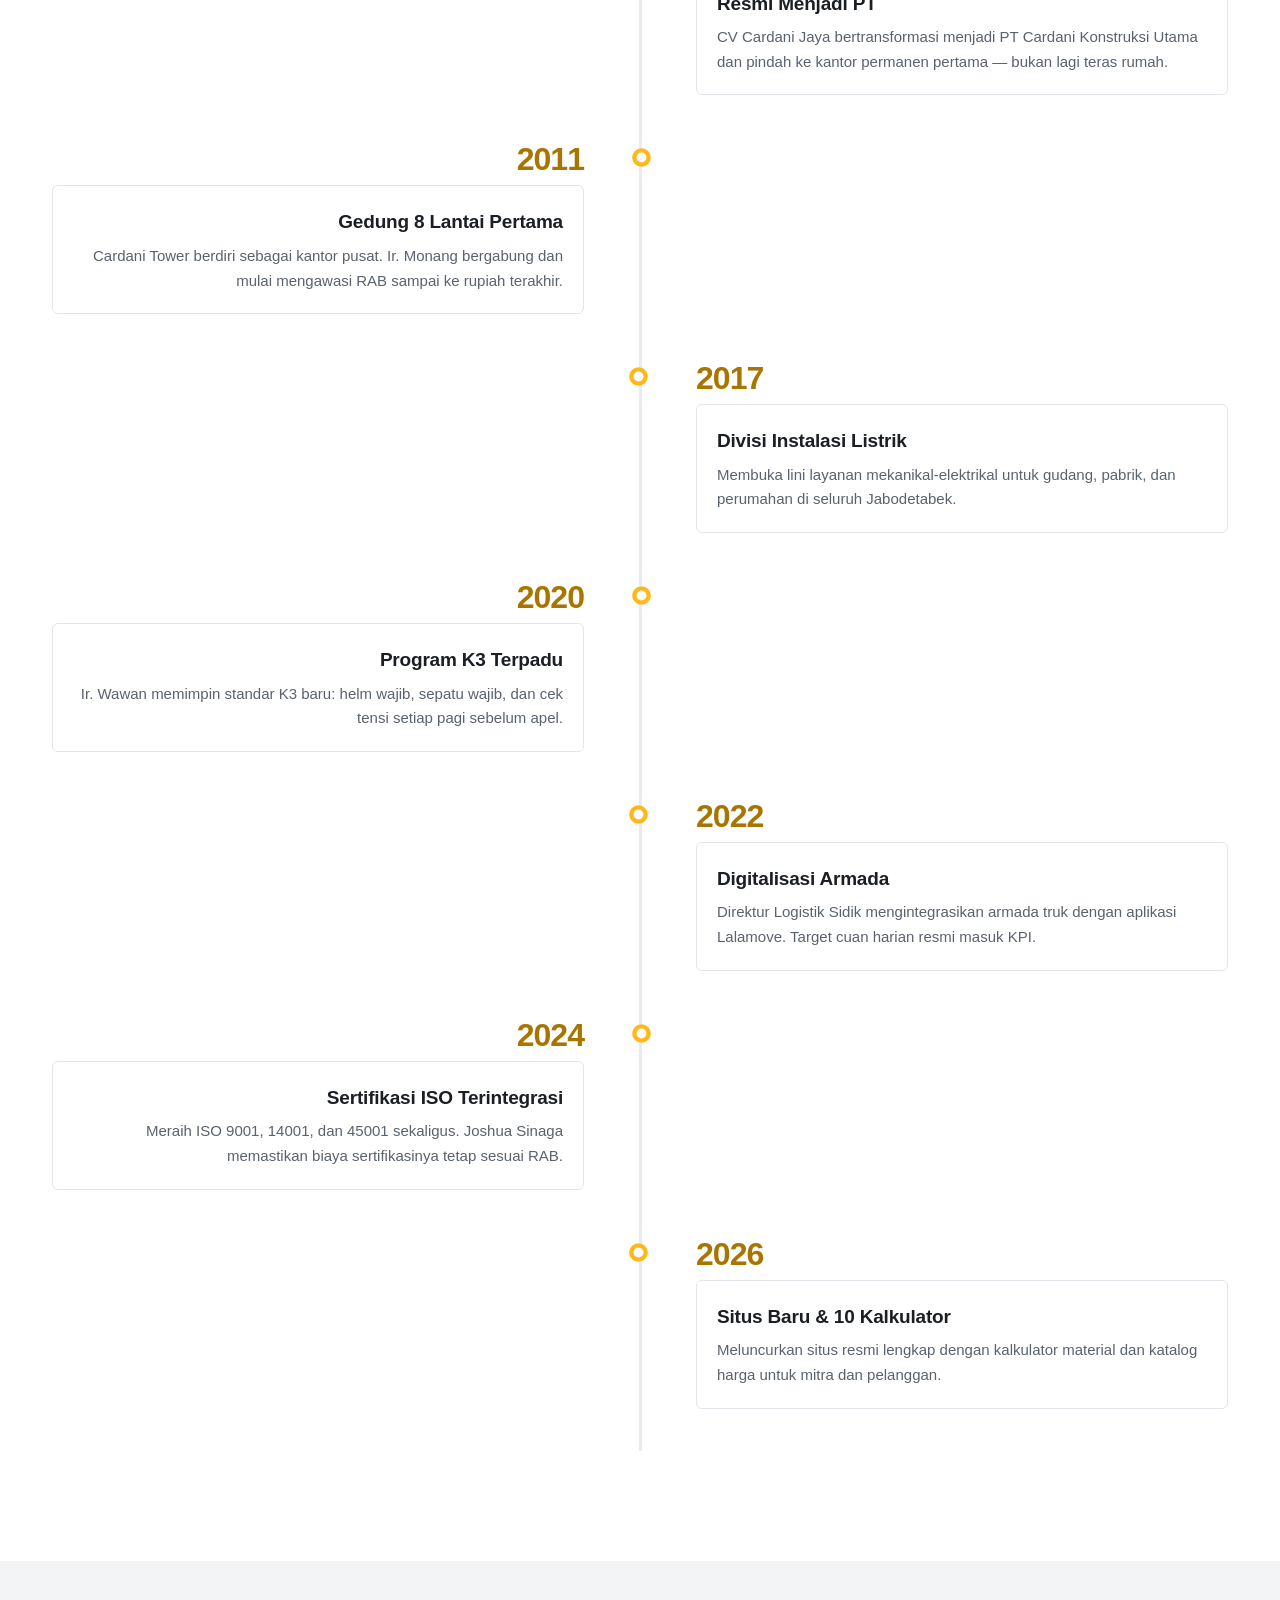
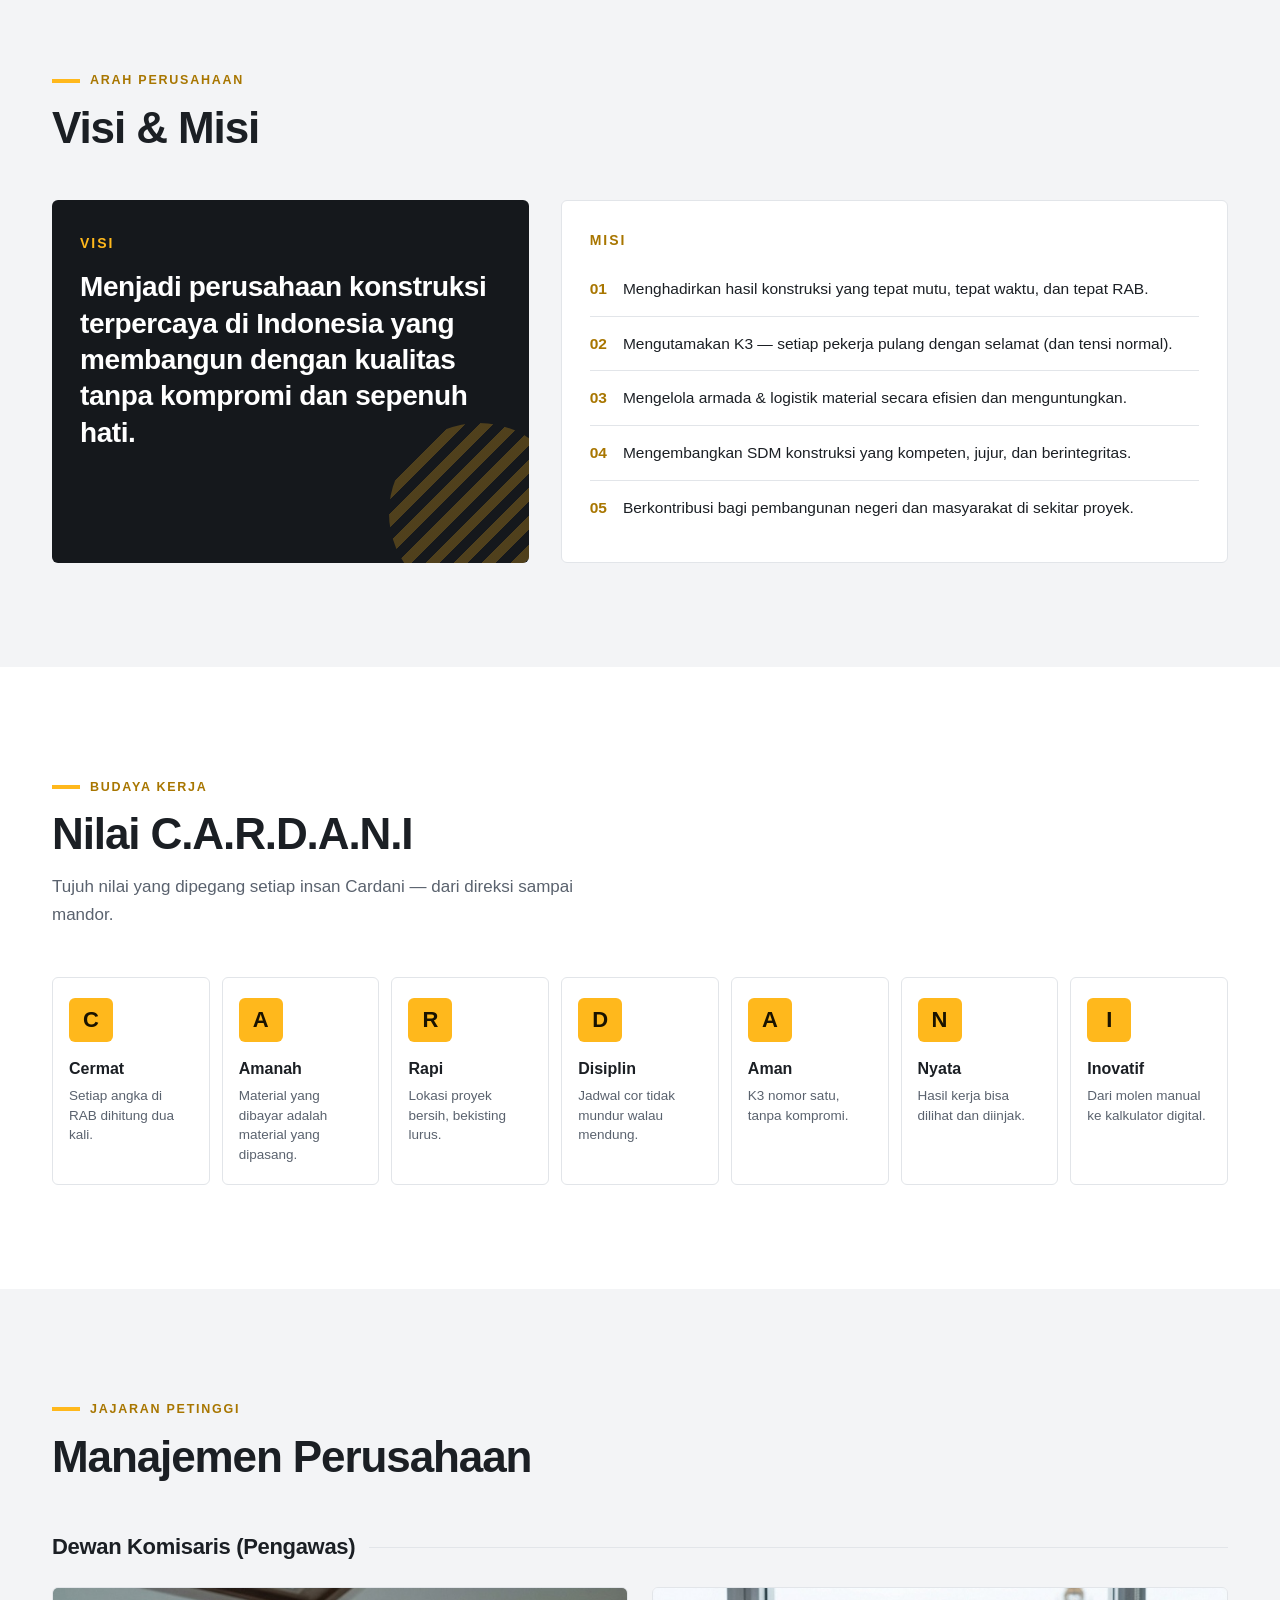
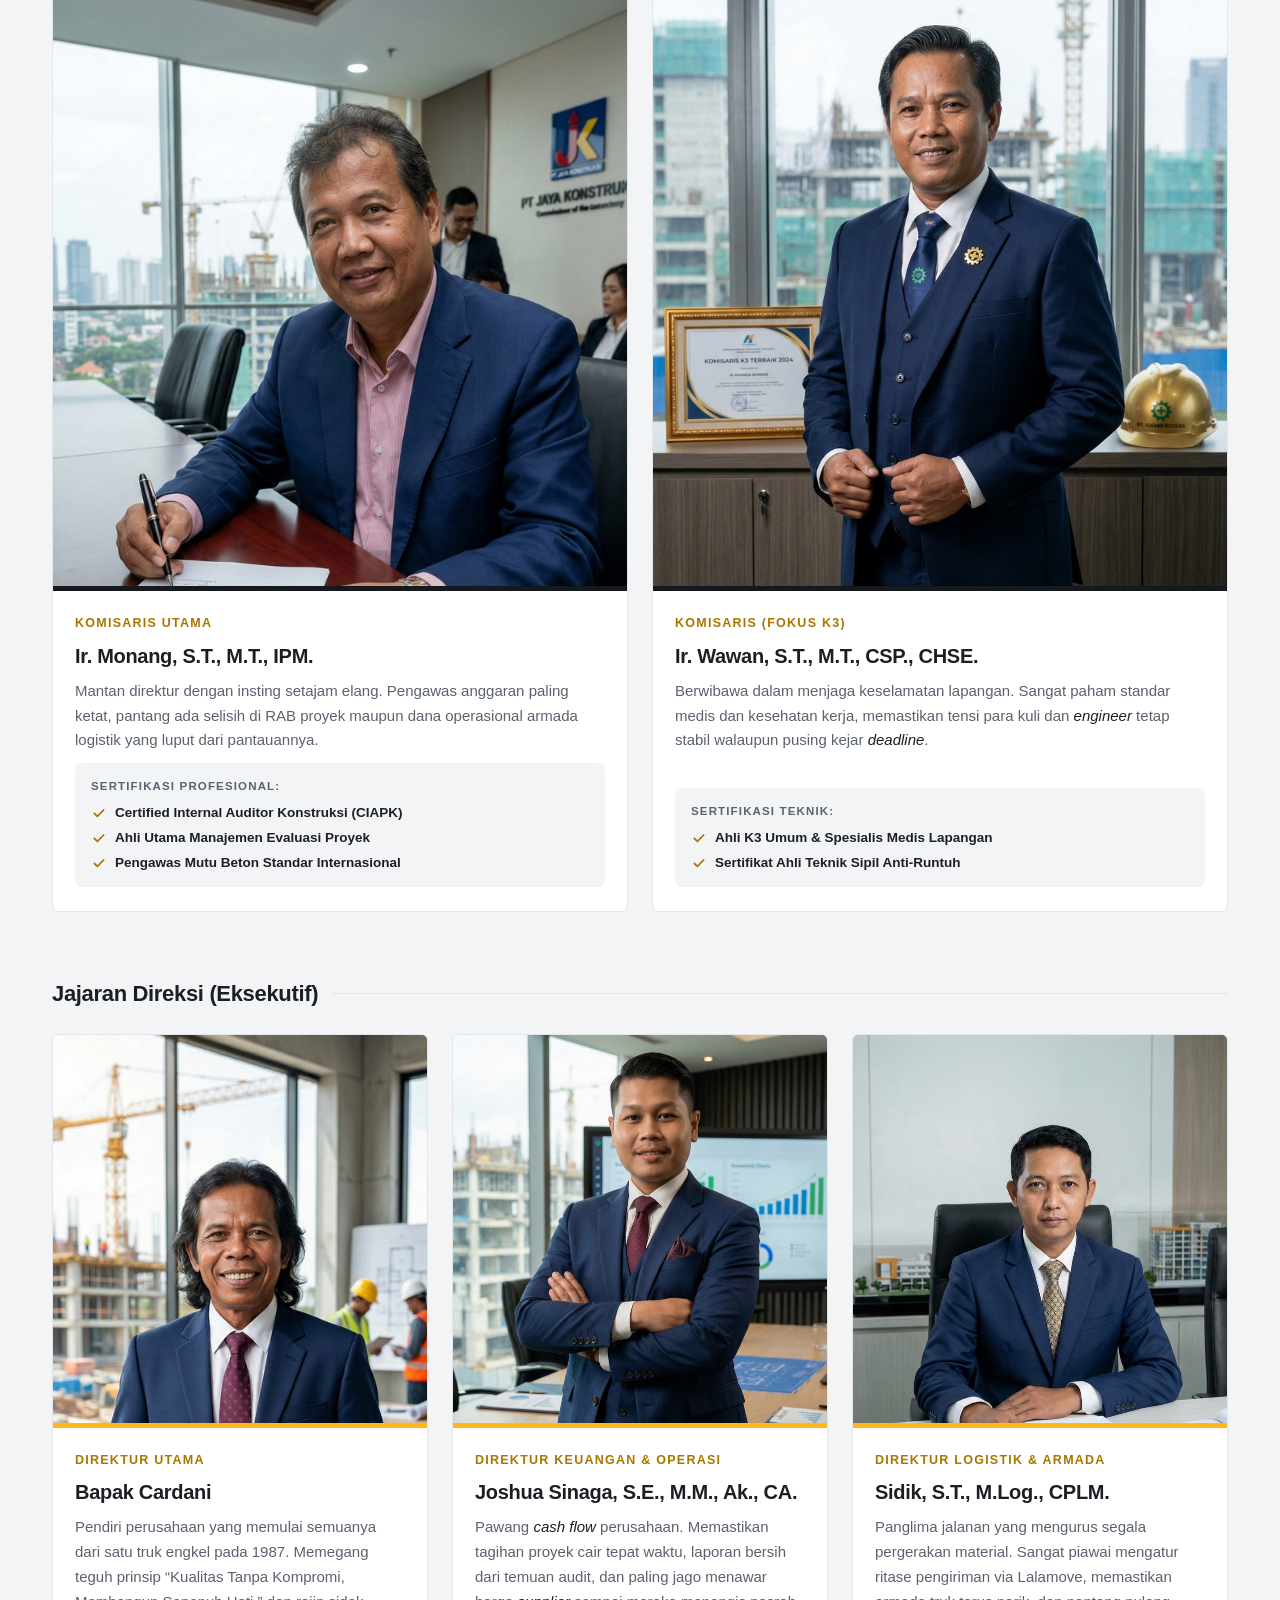
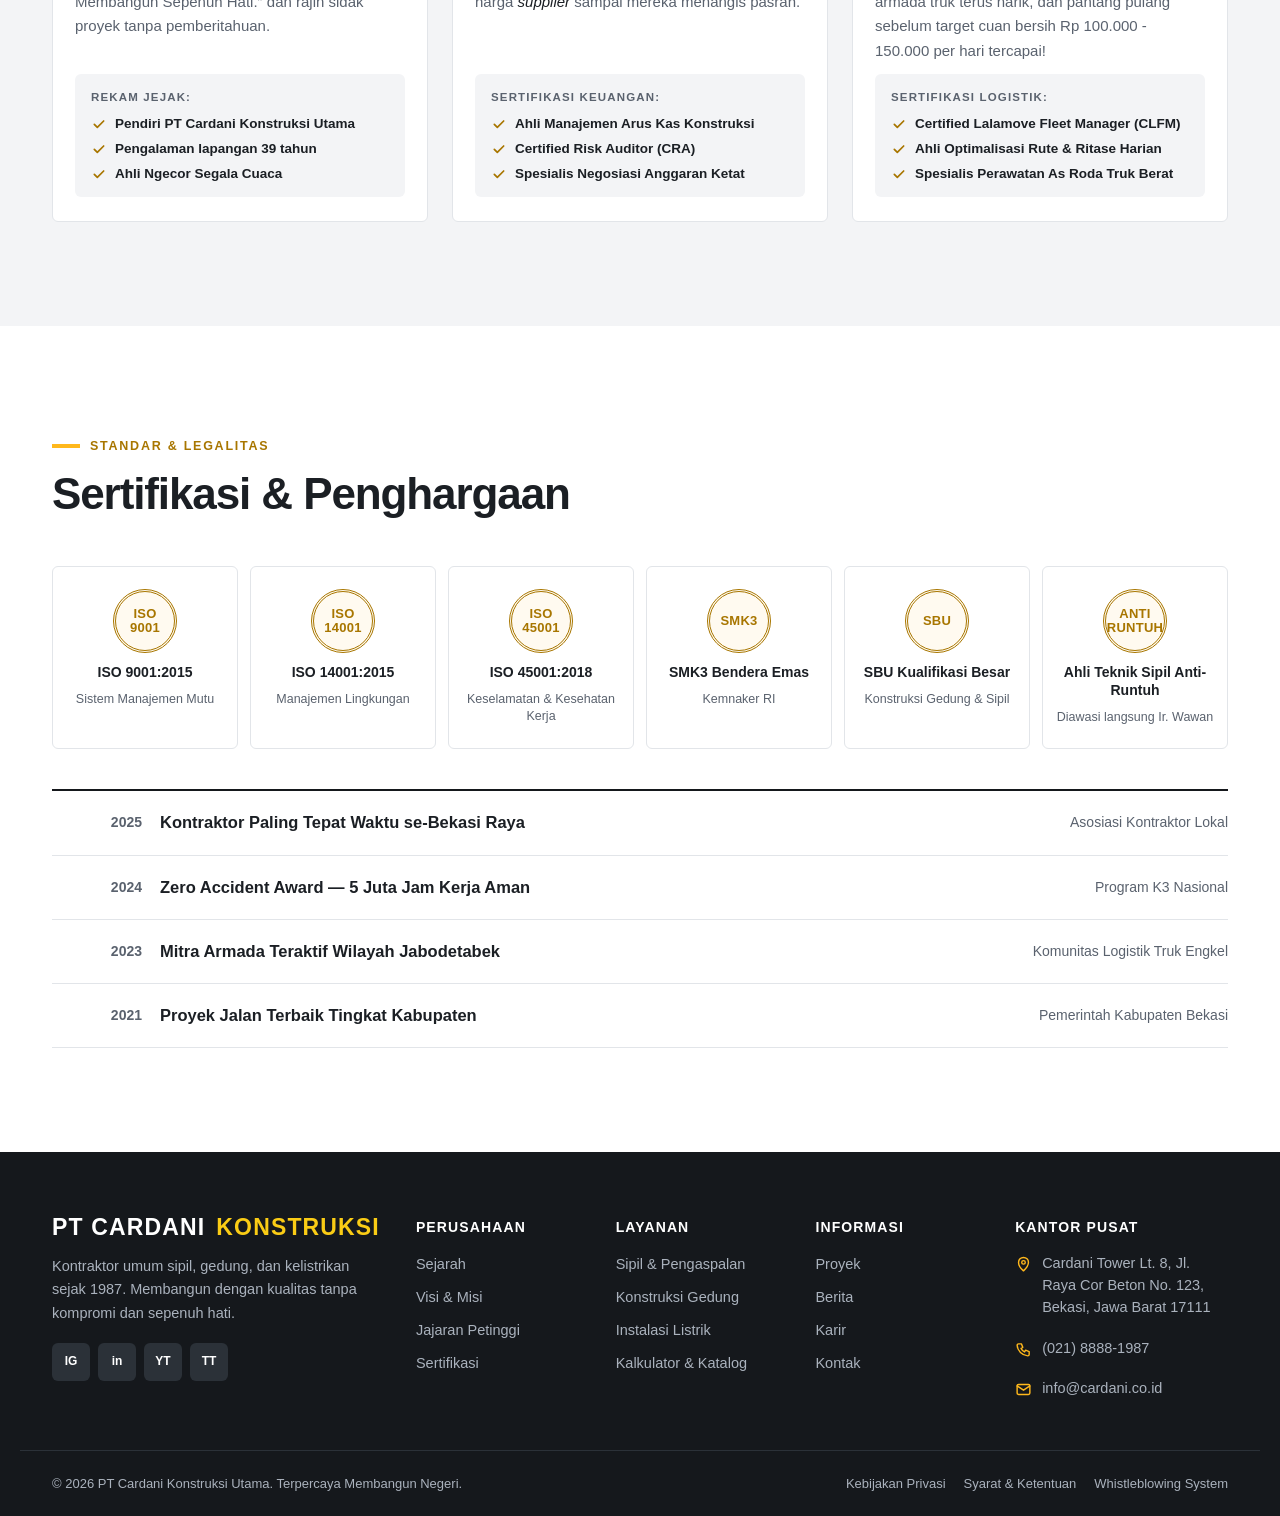
<file: tentang.html>
<!DOCTYPE html>
<html lang="id">
<head>
    <meta charset="UTF-8">
    <meta name="viewport" content="width=device-width, initial-scale=1.0, viewport-fit=cover">
    <title>Tentang Kami — PT Cardani Konstruksi Utama</title>
    <meta name="description" content="Sejarah, visi misi, nilai, jajaran petinggi, dan sertifikasi PT Cardani Konstruksi Utama.">
    <link rel="canonical" href="https://horosphoibos.github.io/cardani/tentang.html">
    <meta property="og:type" content="website">
    <meta property="og:site_name" content="PT Cardani Konstruksi Utama">
    <meta property="og:locale" content="id_ID">
    <meta property="og:title" content="Tentang Kami — PT Cardani Konstruksi Utama">
    <meta property="og:description" content="Sejarah, visi misi, nilai, jajaran petinggi, dan sertifikasi PT Cardani Konstruksi Utama.">
    <meta property="og:url" content="https://horosphoibos.github.io/cardani/tentang.html">
    <meta property="og:image" content="https://horosphoibos.github.io/cardani/og-image.jpg">
    <meta property="og:image:width" content="1200">
    <meta property="og:image:height" content="630">
    <meta property="og:image:alt" content="PT Cardani Konstruksi — Membangun Negeri dengan Kualitas Tanpa Kompromi">
    <meta name="twitter:card" content="summary_large_image">
    <meta name="twitter:title" content="Tentang Kami — PT Cardani Konstruksi Utama">
    <meta name="twitter:description" content="Sejarah, visi misi, nilai, jajaran petinggi, dan sertifikasi PT Cardani Konstruksi Utama.">
    <meta name="twitter:image" content="https://horosphoibos.github.io/cardani/og-image.jpg">
    <meta name="theme-color" content="#15181c">
    <link rel="icon" type="image/png" href="favicon.png">
    
    <link rel="stylesheet" href="style.css">
    <script>document.documentElement.classList.add('js')</script>
</head>
<body data-page="Tentang Kami">
<svg width="0" height="0" style="position:absolute" aria-hidden="true"><symbol id="i-clock" viewBox="0 0 24 24"><circle cx="12" cy="12" r="9"/><path d="M12 7v5l3 2"/></symbol><symbol id="i-cloud" viewBox="0 0 24 24"><path d="M12 3v2M5.6 5.6l1.4 1.4M3 12h2M17 7l1.4-1.4"/><path d="M8.5 11a4 4 0 0 1 7.6-1.2A3.5 3.5 0 1 1 17 17H8a3 3 0 0 1 .5-6z"/></symbol><symbol id="i-moon" viewBox="0 0 24 24"><path d="M20 14.5A8 8 0 1 1 9.5 4a6.5 6.5 0 0 0 10.5 10.5z"/></symbol><symbol id="i-check" viewBox="0 0 24 24"><path d="M5 12.5l4.5 4.5L19 7.5"/></symbol><symbol id="i-arrow" viewBox="0 0 24 24"><path d="M5 12h14M13 6l6 6-6 6"/></symbol><symbol id="i-chev" viewBox="0 0 24 24"><path d="M9 6l6 6-6 6"/></symbol><symbol id="i-ruler" viewBox="0 0 24 24"><path d="M3 17L17 3l4 4L7 21z"/><path d="M7 13l2 2M10 10l2 2M13 7l2 2"/></symbol><symbol id="i-truck" viewBox="0 0 24 24"><path d="M2 6h11v10H2zM13 10h4l4 3.5V16h-8"/><circle cx="6" cy="17.5" r="1.8"/><circle cx="17" cy="17.5" r="1.8"/></symbol><symbol id="i-road" viewBox="0 0 24 24"><path d="M8 3L4 21M16 3l4 18M12 4v3M12 10.5v3M12 17v3"/></symbol><symbol id="i-building" viewBox="0 0 24 24"><path d="M4 21V5l8-2v18M12 8h8v13M2 21h20"/><path d="M7.5 8h1M7.5 12h1M7.5 16h1M15.5 12h1M15.5 16h1"/></symbol><symbol id="i-bolt" viewBox="0 0 24 24"><path d="M13 2L4 14h7l-1 8 9-12h-7z"/></symbol><symbol id="i-plus" viewBox="0 0 24 24"><path d="M12 5v14M5 12h14"/></symbol><symbol id="i-minus" viewBox="0 0 24 24"><path d="M5 12h14"/></symbol><symbol id="i-cart" viewBox="0 0 24 24"><path d="M3 4h2l2.4 11h11L21 8H6.2"/><circle cx="9" cy="19.5" r="1.5"/><circle cx="17" cy="19.5" r="1.5"/></symbol><symbol id="i-alert" viewBox="0 0 24 24"><path d="M12 3l10 18H2z"/><path d="M12 10v4M12 17.5v.5"/></symbol><symbol id="i-shield" viewBox="0 0 24 24"><path d="M12 3l8 3v6c0 4.5-3.4 8.3-8 9-4.6-.7-8-4.5-8-9V6z"/><path d="M8.5 12l2.5 2.5 4.5-5"/></symbol><symbol id="i-users" viewBox="0 0 24 24"><circle cx="9" cy="8" r="3.5"/><path d="M2.5 20c.5-3.6 3.2-6 6.5-6s6 2.4 6.5 6"/><path d="M16 4.5a3.5 3.5 0 0 1 0 7M18 14.3c2 .8 3.3 2.8 3.5 5.7"/></symbol><symbol id="i-award" viewBox="0 0 24 24"><circle cx="12" cy="9" r="6"/><path d="M8.5 14L7 22l5-3 5 3-1.5-8"/></symbol><symbol id="i-phone" viewBox="0 0 24 24"><path d="M5 4h4l2 5-2.5 1.5a11 11 0 0 0 5 5L15 13l5 2v4a2 2 0 0 1-2 2A16 16 0 0 1 3 6a2 2 0 0 1 2-2z"/></symbol><symbol id="i-mail" viewBox="0 0 24 24"><rect x="3" y="5" width="18" height="14" rx="2"/><path d="M3 7l9 6 9-6"/></symbol><symbol id="i-pin" viewBox="0 0 24 24"><path d="M12 21s7-6.2 7-12a7 7 0 0 0-14 0c0 5.8 7 12 7 12z"/><circle cx="12" cy="9" r="2.5"/></symbol><symbol id="i-brief" viewBox="0 0 24 24"><rect x="3" y="7" width="18" height="13" rx="2"/><path d="M8 7V5a2 2 0 0 1 2-2h4a2 2 0 0 1 2 2v2M3 13h18"/></symbol><symbol id="i-heart" viewBox="0 0 24 24"><path d="M12 20s-8-4.6-8-10.5A4.5 4.5 0 0 1 12 7a4.5 4.5 0 0 1 8 2.5C20 15.4 12 20 12 20z"/><path d="M7 12h3l1.5-2 2 4 1.5-2h2"/></symbol><symbol id="i-cap" viewBox="0 0 24 24"><path d="M2 9l10-5 10 5-10 5z"/><path d="M6 11v5c3.5 2.5 8.5 2.5 12 0v-5"/></symbol><symbol id="i-coins" viewBox="0 0 24 24"><ellipse cx="9" cy="7" rx="6" ry="3"/><path d="M3 7v5c0 1.7 2.7 3 6 3s6-1.3 6-3V7"/><path d="M9 15v2c0 1.7 2.7 3 6 3s6-1.3 6-3v-5c0-1.7-2.7-3-6-3"/></symbol><symbol id="i-food" viewBox="0 0 24 24"><path d="M5 3v8a3 3 0 0 0 6 0V3M8 3v18M17 3c-2 2-3 5-3 8h3v10"/></symbol><symbol id="i-close" viewBox="0 0 24 24"><path d="M6 6l12 12M18 6L6 18"/></symbol><symbol id="i-helmet" viewBox="0 0 24 24"><path d="M3 17h18M5 17a7 7 0 0 1 14 0"/><path d="M12 10V6M9 7.5V10M15 7.5V10"/></symbol><symbol id="i-cal" viewBox="0 0 24 24"><rect x="3" y="5" width="18" height="16" rx="2"/><path d="M3 10h18M8 3v4M16 3v4"/></symbol></svg>

    <!-- DASHBOARD MANDOR -->
    <div class="topbar" id="dashboard">
        <div class="container topbar__inner">
            <div class="topbar__info" aria-label="Dashboard Mandor">
                <div class="tb-item"><svg class="ico" aria-hidden="true"><use href="#i-clock"/></svg><span>Jam Saat Ini:</span><b id="clock">Memuat...</b></div>
                <div class="tb-item"><svg class="ico" aria-hidden="true"><use href="#i-moon"/></svg><span>Waktu Sholat:</span><b>Dzuhur 12:05 | Ashar 15:10</b></div>
                <div class="tb-item tb-item--weather"><svg class="ico" aria-hidden="true"><use href="#i-cloud"/></svg><span>Info Cuaca:</span><span class="tb-ticker"><b id="weather-ticker">Memuat data BMKG...</b></span></div>
            </div>
            <div class="topbar__links">
                <a href="karir.html">Karir</a><a href="proyek.html">Proyek</a><a href="kontak.html">Kontak</a><span>ID | EN</span>
            </div>
        </div>
    </div>

    <header class="header" id="header">
        <div class="container header__inner">
            <a href="index.html" class="logo" aria-label="PT Cardani Konstruksi Utama, ke beranda">PT CARDANI <span>KONSTRUKSI</span></a>
            <nav class="nav" aria-label="Navigasi utama"><a href="index.html">Beranda</a><a href="tentang.html" aria-current="page">Tentang Kami</a><a href="index.html#petinggi">Jajaran Petinggi</a><a href="index.html#layanan">Layanan</a><a href="proyek.html">Proyek</a><a href="karir.html">Karir</a><a href="kontak.html">Kontak</a></nav>
            <a href="alat.html#kalkulator" class="btn btn--primary btn--sm header__cta anim-pulse-custom"><svg class="ico" aria-hidden="true"><use href="#i-ruler"/></svg>Kalkulator Cor</a>
            <button class="burger" id="burger" aria-label="Buka menu" aria-expanded="false" aria-controls="drawer"><span></span><span></span><span></span></button>
        </div>
    </header>

    <div class="drawer" id="drawer" aria-hidden="true">
        <div class="drawer__backdrop" data-close></div>
        <div class="drawer__panel" role="dialog" aria-label="Menu navigasi">
            <div class="drawer__head"><a href="index.html" class="logo" aria-label="PT Cardani Konstruksi Utama, ke beranda">PT CARDANI <span>KONSTRUKSI</span></a><button class="drawer__close" data-close aria-label="Tutup menu"><svg class="ico" aria-hidden="true"><use href="#i-close"/></svg></button></div>
            <nav class="drawer__nav"><a href="index.html">Beranda<svg class="ico" aria-hidden="true"><use href="#i-chev"/></svg></a><a href="tentang.html" aria-current="page">Tentang Kami<svg class="ico" aria-hidden="true"><use href="#i-chev"/></svg></a><a href="index.html#petinggi">Jajaran Petinggi<svg class="ico" aria-hidden="true"><use href="#i-chev"/></svg></a><a href="index.html#layanan">Layanan<svg class="ico" aria-hidden="true"><use href="#i-chev"/></svg></a><a href="proyek.html">Proyek<svg class="ico" aria-hidden="true"><use href="#i-chev"/></svg></a><a href="karir.html">Karir<svg class="ico" aria-hidden="true"><use href="#i-chev"/></svg></a><a href="kontak.html">Kontak<svg class="ico" aria-hidden="true"><use href="#i-chev"/></svg></a><a href="alat.html#katalog">Katalog Material<svg class="ico" aria-hidden="true"><use href="#i-chev"/></svg></a></nav>
            <div class="drawer__foot">
                <a href="alat.html#kalkulator" class="btn btn--primary"><svg class="ico" aria-hidden="true"><use href="#i-ruler"/></svg>Kalkulator Cor</a>
                <span><svg class="ico" aria-hidden="true"><use href="#i-phone"/></svg> (021) 8888-1987 · info@cardani.co.id</span>
            </div>
        </div>
    </div>

    <section class="page-hero">
        <div class="page-hero__bg"><img src="aspal.jpg" alt="" style="object-position:50% 50%"></div>
        <div class="container page-hero__inner">
            <nav class="crumbs" aria-label="Breadcrumb" data-intro style="--i:0"><a href="index.html">Beranda</a><span>/</span><span aria-current="page">Tentang Kami</span></nav>
            <h1 data-intro style="--i:1">Tentang PT Cardani Konstruksi Utama</h1>
            <p data-intro style="--i:2">Hampir empat dekade membangun jalan, gedung, dan jaringan listrik — dimulai dari satu truk engkel dan lima tukang.</p>
        </div>
    </section>
<div class="subnav"><div class="container subnav__inner" id="subnav"><a href="#sejarah">Sejarah</a><a href="#visi-misi">Visi &amp; Misi</a><a href="#nilai">Nilai Perusahaan</a><a href="#manajemen">Jajaran Petinggi</a><a href="#sertifikasi">Sertifikasi &amp; Penghargaan</a></div></div>
    <main>
    <section class="section" id="sejarah">
        <div class="container">
            <div class="history-intro">
                <div data-reveal><p class="overline">Sejarah</p><h2 class="h-section">Dari satu truk engkel menjadi kontraktor kepercayaan Jabodetabek.</h2></div>
                <p class="lead" data-reveal>Perjalanan PT Cardani Konstruksi Utama adalah cerita tentang kerja keras, perhitungan yang jujur, dan keyakinan bahwa setiap sak semen harus dipertanggungjawabkan.</p>
            </div>
            <div class="timeline" id="timeline"><span class="timeline__fill" id="timelineFill"></span><div class="tl-item" data-reveal><div class="tl-item__year">1987</div><div class="tl-item__card"><h3>Berawal dari Satu Truk Engkel</h3><p>Bapak Cardani mendirikan CV Cardani Jaya di Bekasi bermodal satu truk engkel, satu molen bekas, dan lima tukang paling rajin di kampung.</p></div></div><div class="tl-item" data-reveal><div class="tl-item__year">1993</div><div class="tl-item__card"><h3>Proyek Jalan Pertama</h3><p>Mengerjakan pengaspalan jalan desa sepanjang 2 km. Selesai tiga hari lebih cepat karena para tukang tidak mau ketinggalan lomba 17-an.</p></div></div><div class="tl-item" data-reveal><div class="tl-item__year">1998</div><div class="tl-item__card"><h3>Bertahan di Tengah Krismon</h3><p>Harga semen naik berlipat, perusahaan tetap ngecor. Dari sinilah prinsip “Kualitas Tanpa Kompromi” lahir.</p></div></div><div class="tl-item" data-reveal><div class="tl-item__year">2004</div><div class="tl-item__card"><h3>Resmi Menjadi PT</h3><p>CV Cardani Jaya bertransformasi menjadi PT Cardani Konstruksi Utama dan pindah ke kantor permanen pertama — bukan lagi teras rumah.</p></div></div><div class="tl-item" data-reveal><div class="tl-item__year">2011</div><div class="tl-item__card"><h3>Gedung 8 Lantai Pertama</h3><p>Cardani Tower berdiri sebagai kantor pusat. Ir. Monang bergabung dan mulai mengawasi RAB sampai ke rupiah terakhir.</p></div></div><div class="tl-item" data-reveal><div class="tl-item__year">2017</div><div class="tl-item__card"><h3>Divisi Instalasi Listrik</h3><p>Membuka lini layanan mekanikal-elektrikal untuk gudang, pabrik, dan perumahan di seluruh Jabodetabek.</p></div></div><div class="tl-item" data-reveal><div class="tl-item__year">2020</div><div class="tl-item__card"><h3>Program K3 Terpadu</h3><p>Ir. Wawan memimpin standar K3 baru: helm wajib, sepatu wajib, dan cek tensi setiap pagi sebelum apel.</p></div></div><div class="tl-item" data-reveal><div class="tl-item__year">2022</div><div class="tl-item__card"><h3>Digitalisasi Armada</h3><p>Direktur Logistik Sidik mengintegrasikan armada truk dengan aplikasi Lalamove. Target cuan harian resmi masuk KPI.</p></div></div><div class="tl-item" data-reveal><div class="tl-item__year">2024</div><div class="tl-item__card"><h3>Sertifikasi ISO Terintegrasi</h3><p>Meraih ISO 9001, 14001, dan 45001 sekaligus. Joshua Sinaga memastikan biaya sertifikasinya tetap sesuai RAB.</p></div></div><div class="tl-item" data-reveal><div class="tl-item__year">2026</div><div class="tl-item__card"><h3>Situs Baru &amp; 10 Kalkulator</h3><p>Meluncurkan situs resmi lengkap dengan kalkulator material dan katalog harga untuk mitra dan pelanggan.</p></div></div></div>
        </div>
    </section>

    <section class="section section--gray" id="visi-misi">
        <div class="container">
            <div class="sec-head" data-reveal><p class="overline">Arah Perusahaan</p><h2 class="h-section">Visi &amp; Misi</h2></div>
            <div class="vm">
                <div class="vm__vision" data-reveal="left"><h3>Visi</h3><p>Menjadi perusahaan konstruksi terpercaya di Indonesia yang membangun dengan kualitas tanpa kompromi dan sepenuh hati.</p></div>
                <div class="vm__mission" data-reveal="right"><h3>Misi</h3><ol><li>Menghadirkan hasil konstruksi yang tepat mutu, tepat waktu, dan tepat RAB.</li><li>Mengutamakan K3 — setiap pekerja pulang dengan selamat (dan tensi normal).</li><li>Mengelola armada &amp; logistik material secara efisien dan menguntungkan.</li><li>Mengembangkan SDM konstruksi yang kompeten, jujur, dan berintegritas.</li><li>Berkontribusi bagi pembangunan negeri dan masyarakat di sekitar proyek.</li></ol></div>
            </div>
        </div>
    </section>

    <section class="section" id="nilai">
        <div class="container">
            <div class="sec-head" data-reveal><p class="overline">Budaya Kerja</p><h2 class="h-section">Nilai C.A.R.D.A.N.I</h2><p class="lead">Tujuh nilai yang dipegang setiap insan Cardani — dari direksi sampai mandor.</p></div>
            <div class="values"><div class="value" data-reveal><b>C</b><h4>Cermat</h4><p>Setiap angka di RAB dihitung dua kali.</p></div><div class="value" data-reveal><b>A</b><h4>Amanah</h4><p>Material yang dibayar adalah material yang dipasang.</p></div><div class="value" data-reveal><b>R</b><h4>Rapi</h4><p>Lokasi proyek bersih, bekisting lurus.</p></div><div class="value" data-reveal><b>D</b><h4>Disiplin</h4><p>Jadwal cor tidak mundur walau mendung.</p></div><div class="value" data-reveal><b>A</b><h4>Aman</h4><p>K3 nomor satu, tanpa kompromi.</p></div><div class="value" data-reveal><b>N</b><h4>Nyata</h4><p>Hasil kerja bisa dilihat dan diinjak.</p></div><div class="value" data-reveal><b>I</b><h4>Inovatif</h4><p>Dari molen manual ke kalkulator digital.</p></div></div>
        </div>
    </section>

    <section class="section section--gray" id="manajemen">
        <div class="container">
            <div class="sec-head" data-reveal><p class="overline">Jajaran Petinggi</p><h2 class="h-section">Manajemen Perusahaan</h2></div>
            <div class="mgmt-group">
                <h3 class="mgmt-group__title">Dewan Komisaris (Pengawas)</h3>
                <div class="people">
                    <article class="person person--board" data-reveal>
                        <div class="person__photo"><img src="komut.jpg" alt="Ir. Monang" loading="lazy"></div>
                        <div class="person__body">
                            <p class="person__role">Komisaris Utama</p>
                            <h3 class="person__name">Ir. Monang, S.T., M.T., IPM.</h3>
                            <p class="person__bio">Mantan direktur dengan insting setajam elang. Pengawas anggaran paling ketat, pantang ada selisih di RAB proyek maupun dana operasional armada logistik yang luput dari pantauannya.</p>
                            <div class="person__certs"><p>Sertifikasi Profesional:</p><ul><li><svg class="ico" aria-hidden="true"><use href="#i-check"/></svg>Certified Internal Auditor Konstruksi (CIAPK)</li><li><svg class="ico" aria-hidden="true"><use href="#i-check"/></svg>Ahli Utama Manajemen Evaluasi Proyek</li><li><svg class="ico" aria-hidden="true"><use href="#i-check"/></svg>Pengawas Mutu Beton Standar Internasional</li></ul></div>
                        </div>
                    </article>
                    <article class="person person--board" data-reveal>
                        <div class="person__photo"><img src="komk3.jpg" alt="Ir. Wawan" loading="lazy"></div>
                        <div class="person__body">
                            <p class="person__role">Komisaris (Fokus K3)</p>
                            <h3 class="person__name">Ir. Wawan, S.T., M.T., CSP., CHSE.</h3>
                            <p class="person__bio">Berwibawa dalam menjaga keselamatan lapangan. Sangat paham standar medis dan kesehatan kerja, memastikan tensi para kuli dan <em>engineer</em> tetap stabil walaupun pusing kejar <em>deadline</em>.</p>
                            <div class="person__certs"><p>Sertifikasi Teknik:</p><ul><li><svg class="ico" aria-hidden="true"><use href="#i-check"/></svg>Ahli K3 Umum &amp; Spesialis Medis Lapangan</li><li><svg class="ico" aria-hidden="true"><use href="#i-check"/></svg>Sertifikat Ahli Teknik Sipil Anti-Runtuh</li></ul></div>
                        </div>
                    </article></div>
            </div>
            <div class="mgmt-group">
                <h3 class="mgmt-group__title">Jajaran Direksi (Eksekutif)</h3>
                <div class="people people--3">
                    <article class="person" data-reveal>
                        <div class="person__photo"><img src="foto-direktur.jpg" alt="Bapak Cardani" loading="lazy"></div>
                        <div class="person__body">
                            <p class="person__role">Direktur Utama</p>
                            <h3 class="person__name">Bapak Cardani</h3>
                            <p class="person__bio">Pendiri perusahaan yang memulai semuanya dari satu truk engkel pada 1987. Memegang teguh prinsip “Kualitas Tanpa Kompromi, Membangun Sepenuh Hati.” dan rajin sidak proyek tanpa pemberitahuan.</p>
                            <div class="person__certs"><p>Rekam Jejak:</p><ul><li><svg class="ico" aria-hidden="true"><use href="#i-check"/></svg>Pendiri PT Cardani Konstruksi Utama</li><li><svg class="ico" aria-hidden="true"><use href="#i-check"/></svg>Pengalaman lapangan 39 tahun</li><li><svg class="ico" aria-hidden="true"><use href="#i-check"/></svg>Ahli Ngecor Segala Cuaca</li></ul></div>
                        </div>
                    </article>
                    <article class="person" data-reveal>
                        <div class="person__photo"><img src="dirkeu.jpg" alt="Joshua Sinaga" loading="lazy"></div>
                        <div class="person__body">
                            <p class="person__role">Direktur Keuangan &amp; Operasi</p>
                            <h3 class="person__name">Joshua Sinaga, S.E., M.M., Ak., CA.</h3>
                            <p class="person__bio">Pawang <em>cash flow</em> perusahaan. Memastikan tagihan proyek cair tepat waktu, laporan bersih dari temuan audit, dan paling jago menawar harga <em>supplier</em> sampai mereka menangis pasrah.</p>
                            <div class="person__certs"><p>Sertifikasi Keuangan:</p><ul><li><svg class="ico" aria-hidden="true"><use href="#i-check"/></svg>Ahli Manajemen Arus Kas Konstruksi</li><li><svg class="ico" aria-hidden="true"><use href="#i-check"/></svg>Certified Risk Auditor (CRA)</li><li><svg class="ico" aria-hidden="true"><use href="#i-check"/></svg>Spesialis Negosiasi Anggaran Ketat</li></ul></div>
                        </div>
                    </article>
                    <article class="person" data-reveal>
                        <div class="person__photo"><img src="dirlog.jpg" alt="Sidik ST" loading="lazy"></div>
                        <div class="person__body">
                            <p class="person__role">Direktur Logistik &amp; Armada</p>
                            <h3 class="person__name">Sidik, S.T., M.Log., CPLM.</h3>
                            <p class="person__bio">Panglima jalanan yang mengurus segala pergerakan material. Sangat piawai mengatur ritase pengiriman via Lalamove, memastikan armada truk terus narik, dan pantang pulang sebelum target cuan bersih Rp 100.000 - 150.000 per hari tercapai!</p>
                            <div class="person__certs"><p>Sertifikasi Logistik:</p><ul><li><svg class="ico" aria-hidden="true"><use href="#i-check"/></svg>Certified Lalamove Fleet Manager (CLFM)</li><li><svg class="ico" aria-hidden="true"><use href="#i-check"/></svg>Ahli Optimalisasi Rute &amp; Ritase Harian</li><li><svg class="ico" aria-hidden="true"><use href="#i-check"/></svg>Spesialis Perawatan As Roda Truk Berat</li></ul></div>
                        </div>
                    </article></div>
            </div>
        </div>
    </section>

    <section class="section" id="sertifikasi">
        <div class="container">
            <div class="sec-head" data-reveal><p class="overline">Standar &amp; Legalitas</p><h2 class="h-section">Sertifikasi &amp; Penghargaan</h2></div>
            <div class="certs-strip"><div class="cert" data-reveal><div class="cert__seal">ISO<br>9001</div><b>ISO 9001:2015</b><span>Sistem Manajemen Mutu</span></div><div class="cert" data-reveal><div class="cert__seal">ISO<br>14001</div><b>ISO 14001:2015</b><span>Manajemen Lingkungan</span></div><div class="cert" data-reveal><div class="cert__seal">ISO<br>45001</div><b>ISO 45001:2018</b><span>Keselamatan &amp; Kesehatan Kerja</span></div><div class="cert" data-reveal><div class="cert__seal">SMK3</div><b>SMK3 Bendera Emas</b><span>Kemnaker RI</span></div><div class="cert" data-reveal><div class="cert__seal">SBU</div><b>SBU Kualifikasi Besar</b><span>Konstruksi Gedung &amp; Sipil</span></div><div class="cert" data-reveal><div class="cert__seal">ANTI<br>RUNTUH</div><b>Ahli Teknik Sipil Anti-Runtuh</b><span>Diawasi langsung Ir. Wawan</span></div></div>
            <div class="awards"><div class="award" data-reveal><span class="award__year">2025</span><b>Kontraktor Paling Tepat Waktu se-Bekasi Raya</b><span>Asosiasi Kontraktor Lokal</span></div><div class="award" data-reveal><span class="award__year">2024</span><b>Zero Accident Award — 5 Juta Jam Kerja Aman</b><span>Program K3 Nasional</span></div><div class="award" data-reveal><span class="award__year">2023</span><b>Mitra Armada Teraktif Wilayah Jabodetabek</b><span>Komunitas Logistik Truk Engkel</span></div><div class="award" data-reveal><span class="award__year">2021</span><b>Proyek Jalan Terbaik Tingkat Kabupaten</b><span>Pemerintah Kabupaten Bekasi</span></div></div>
        </div>
    </section>
    </main>

    <footer class="footer">
        <div class="container footer__top">
            <div class="footer__about">
                <a href="index.html" class="logo" aria-label="PT Cardani Konstruksi Utama, ke beranda">PT CARDANI <span>KONSTRUKSI</span></a>
                <p>Kontraktor umum sipil, gedung, dan kelistrikan sejak 1987. Membangun dengan kualitas tanpa kompromi dan sepenuh hati.</p>
                <div class="footer__social" aria-label="Media sosial">
                    <a href="#" aria-label="Instagram">IG</a><a href="#" aria-label="LinkedIn">in</a><a href="#" aria-label="YouTube">YT</a><a href="#" aria-label="TikTok">TT</a>
                </div>
            </div>
            <div class="footer__col">
                <h4>Perusahaan</h4>
                <ul><li><a href="tentang.html#sejarah">Sejarah</a></li><li><a href="tentang.html#visi-misi">Visi &amp; Misi</a></li><li><a href="index.html#petinggi">Jajaran Petinggi</a></li><li><a href="tentang.html#sertifikasi">Sertifikasi</a></li></ul>
            </div>
            <div class="footer__col">
                <h4>Layanan</h4>
                <ul><li><a href="index.html#layanan">Sipil &amp; Pengaspalan</a></li><li><a href="index.html#layanan">Konstruksi Gedung</a></li><li><a href="index.html#layanan">Instalasi Listrik</a></li><li><a href="alat.html">Kalkulator &amp; Katalog</a></li></ul>
            </div>
            <div class="footer__col">
                <h4>Informasi</h4>
                <ul><li><a href="proyek.html">Proyek</a></li><li><a href="index.html#berita">Berita</a></li><li><a href="karir.html">Karir</a></li><li><a href="kontak.html">Kontak</a></li></ul>
            </div>
            <div class="footer__col footer__contact">
                <h4>Kantor Pusat</h4>
                <ul>
                    <li><svg class="ico" aria-hidden="true"><use href="#i-pin"/></svg><span>Cardani Tower Lt. 8, Jl. Raya Cor Beton No. 123, Bekasi, Jawa Barat 17111</span></li>
                    <li><svg class="ico" aria-hidden="true"><use href="#i-phone"/></svg><span>(021) 8888-1987</span></li>
                    <li><svg class="ico" aria-hidden="true"><use href="#i-mail"/></svg><span>info@cardani.co.id</span></li>
                </ul>
            </div>
        </div>
        <div class="container footer__bottom">
            <p>&copy; 2026 PT Cardani Konstruksi Utama. Terpercaya Membangun Negeri.</p>
            <div class="footer__legal"><a href="#">Kebijakan Privasi</a><a href="#">Syarat &amp; Ketentuan</a><a href="#">Whistleblowing System</a></div>
        </div>
    </footer>

    <script src="script.js"></script>
</body>
</html>
</file>
<file: style.css>
/* =========================================================
   PT Cardani Konstruksi Utama — Situs Korporat
   Putih bersih, abu beton, arang & kuning alat berat.
   ========================================================= */
:root {
    --ink: #15181c;
    --steel: #20252b;
    --steel-2: #2b3138;
    --text: #1b1f24;
    --muted: #5a626e;
    --dim: #8a929d;
    --line: #e2e5e9;
    --line-2: #cdd2d8;
    --bg: #ffffff;
    --bg-2: #f3f4f6;
    --bg-3: #e9ebee;
    --yellow: #ffb81c;
    --yellow-2: #ffc84a;
    --yellow-deep: #a87600;
    --yellow-ink: #1a1300;
    --green: #1f9d55;
    --red: #d1453b;
    --sans: -apple-system, BlinkMacSystemFont, "Segoe UI", Roboto, "Helvetica Neue", Arial, sans-serif;
    --mono: ui-monospace, "SF Mono", Menlo, Consolas, monospace;
    --ease: cubic-bezier(.22, 1, .36, 1);
    --r: 6px;
    --header-h: 72px;
    --gutter: 16px;

    /* variabel yang dipakai kalkulator & katalog */
    --fg: var(--text); --surface: var(--bg-2); --surface-2: #fff; --accent: var(--yellow-deep); --accent-fill: var(--yellow);
}
@media (min-width: 768px) { :root { --gutter: 32px; } }
@media (max-width: 1099px) { :root { --header-h: 64px; } }

@view-transition { navigation: auto; }
::view-transition-old(root) { animation: vtOut .35s var(--ease) both; }
::view-transition-new(root) { animation: vtIn .55s var(--ease) both; }
@keyframes vtOut { to { opacity: 0; transform: translateY(-12px); } }
@keyframes vtIn { from { opacity: 0; transform: translateY(18px); } }

*, *::before, *::after { box-sizing: border-box; }
html { overflow-x: hidden; scroll-behavior: smooth; scroll-padding-top: calc(var(--header-h) + 56px); -webkit-text-size-adjust: 100%; }
body { margin: 0; background: var(--bg); color: var(--text); font: 16px/1.65 var(--sans); -webkit-font-smoothing: antialiased; overflow-x: clip; -webkit-tap-highlight-color: transparent; }
img { max-width: 100%; display: block; }
a { color: inherit; text-decoration: none; }
h1, h2, h3, h4, p, figure, blockquote { margin: 0; }
ul, ol { margin: 0; padding: 0; list-style: none; }
button, input, select, textarea { font: inherit; color: inherit; }
::selection { background: var(--yellow); color: var(--yellow-ink); }
:focus-visible { outline: 3px solid var(--yellow); outline-offset: 2px; border-radius: 3px; }
.ico { width: 20px; height: 20px; fill: none; stroke: currentColor; stroke-width: 2; stroke-linecap: round; stroke-linejoin: round; flex: none; }
.hidden { display: none !important; }
.container { width: 100%; max-width: 1240px; margin: 0 auto; padding: 0 var(--gutter); }
.sr-only { position: absolute; width: 1px; height: 1px; overflow: hidden; clip: rect(0 0 0 0); white-space: nowrap; }

/* ---------- Tipografi ---------- */
.overline { display: inline-flex; align-items: center; gap: 10px; font-size: 12.5px; font-weight: 800; letter-spacing: .14em; text-transform: uppercase; color: var(--yellow-deep); }
.overline::before { content: ""; width: 28px; height: 4px; background: var(--yellow); }
.on-dark .overline, .section--dark .overline { color: var(--yellow); }
.h-section { font-size: clamp(28px, 6.6vw, 44px); line-height: 1.12; font-weight: 800; letter-spacing: -.025em; margin-top: 12px; }
.lead { font-size: 17px; color: var(--muted); max-width: 62ch; margin-top: 14px; }
.section--dark .lead { color: #aab2bd; }
.sec-head { margin-bottom: 36px; }
.sec-head--row { display: flex; flex-wrap: wrap; align-items: flex-end; justify-content: space-between; gap: 18px; }
@media (min-width: 768px) { .sec-head { margin-bottom: 48px; } }

/* ---------- Tombol ---------- */
.btn {
    display: inline-flex; align-items: center; justify-content: center; gap: 10px;
    min-height: 50px; padding: 0 24px; border-radius: var(--r); border: 2px solid transparent;
    font-size: 15px; font-weight: 700; cursor: pointer; white-space: nowrap;
    transition: background-color .25s, color .25s, border-color .25s, transform .3s var(--ease), box-shadow .3s var(--ease);
}
.btn .ico { width: 18px; height: 18px; transition: transform .35s var(--ease); }
.btn:hover .ico { transform: translateX(4px); }
.btn:active { transform: scale(.97); }
.btn--primary { background: var(--yellow); color: var(--yellow-ink); }
.btn--primary:hover { background: var(--yellow-2); box-shadow: 0 10px 24px -10px rgba(255,184,28,.7); transform: translateY(-2px); }
.btn--dark { background: var(--ink); color: #fff; }
.btn--dark:hover { background: var(--steel-2); transform: translateY(-2px); }
.btn--outline { border-color: var(--line-2); color: var(--text); background: #fff; }
.btn--outline:hover { border-color: var(--text); transform: translateY(-2px); }
.btn--light { border-color: rgba(255,255,255,.5); color: #fff; }
.btn--light:hover { background: #fff; color: var(--ink); border-color: #fff; }
.btn--ghost { border-color: var(--line-2); color: var(--text); background: transparent; }
.btn--ghost:hover { border-color: var(--text); }
.btn--sm { min-height: 40px; padding: 0 16px; font-size: 14px; }
.btn--block { width: 100%; }
@media (min-width: 768px) { .btn--block { width: auto; min-width: 260px; } }
.link-arrow { display: inline-flex; align-items: center; gap: 8px; font-weight: 700; font-size: 15px; color: var(--text); border-bottom: 2px solid var(--yellow); padding-bottom: 2px; transition: gap .3s var(--ease); }
.link-arrow:hover { gap: 14px; }
.link-arrow .ico { width: 16px; height: 16px; }
.section--dark .link-arrow { color: #fff; }

/* ---------- Topbar (Dashboard Mandor) ---------- */
.topbar { background: var(--ink); color: #c9cfd6; font-size: 13px; }
.topbar__inner { display: flex; align-items: center; gap: 18px; min-height: 40px; }
.topbar__info { display: grid; grid-template-columns: auto 1fr; gap: 4px 16px; flex: 1; min-width: 0; padding: 8px 0; }
.tb-item { display: flex; align-items: center; gap: 7px; min-width: 0; }
.tb-item .ico { width: 15px; height: 15px; color: var(--yellow); }
.tb-item b { color: #fff; font-weight: 600; white-space: nowrap; overflow: hidden; text-overflow: ellipsis; min-width: 0; }
.tb-item span { color: #8a929d; white-space: nowrap; }
@media (max-width: 899px) { .tb-item > span:not(.tb-ticker) { display: none; } .topbar__info { grid-template-columns: auto 1fr; } }
.tb-item--weather { grid-column: 1 / -1; overflow: hidden; }
#clock { font-family: var(--mono); color: var(--yellow); font-variant-numeric: tabular-nums; font-weight: 600; }
.tb-ticker { display: block; overflow: hidden; min-width: 0; }
#weather-ticker { display: block; white-space: nowrap; overflow: hidden; text-overflow: ellipsis; transition: opacity .3s, transform .4s var(--ease); }
#weather-ticker.is-out { opacity: 0; transform: translateY(-100%); }
#weather-ticker.is-in { opacity: 0; transform: translateY(100%); transition: none; }
.topbar__links { display: none; gap: 18px; }
.topbar__links a { color: #c9cfd6; transition: color .2s; }
.topbar__links a:hover { color: var(--yellow); }
@media (min-width: 900px) {
    .topbar__info { display: flex; gap: 26px; padding: 0; }
    .tb-item--weather { flex: 1; }
    .topbar__links { display: flex; }
}

/* ---------- Header & navigasi ---------- */
.header { position: sticky; top: 0; z-index: 60; background: rgba(255,255,255,.96); -webkit-backdrop-filter: blur(10px); backdrop-filter: blur(10px); border-bottom: 1px solid var(--line); transition: box-shadow .3s; }
.header.is-scrolled { box-shadow: 0 8px 24px -16px rgba(21,24,28,.35); }
.header__inner { height: var(--header-h); display: flex; align-items: center; gap: 24px; }
.logo { display: flex; align-items: center; gap: 11px; flex: none; }
.logo__mark { width: 40px; height: 40px; border-radius: 5px; background: var(--yellow); color: var(--yellow-ink); display: grid; place-items: center; transition: transform .5s var(--ease); }
.logo__mark svg { width: 26px; height: 26px; fill: none; stroke: currentColor; stroke-width: 2.4; stroke-linejoin: round; stroke-linecap: round; }
.logo:hover .logo__mark { transform: rotate(-8deg); }
.logo__text { display: flex; flex-direction: column; line-height: 1.05; }
.logo__text b { font-size: 19px; font-weight: 900; letter-spacing: .04em; }
.logo__text small { font-size: 10.5px; font-weight: 700; letter-spacing: .16em; color: var(--muted); margin-top: 3px; }
.nav { display: none; margin-left: auto; height: 100%; }
.nav a { position: relative; display: flex; align-items: center; height: 100%; padding: 0 13px; font-size: 14.5px; font-weight: 650; color: var(--muted); transition: color .2s; }
.nav a::after { content: ""; position: absolute; left: 13px; right: 13px; bottom: -1px; height: 3px; background: var(--yellow); transform: scaleX(0); transform-origin: left; transition: transform .4s var(--ease); }
.nav a:hover { color: var(--text); }
.nav a:hover::after { transform: scaleX(1); }
.nav a[aria-current="page"] { color: var(--text); }
.nav a[aria-current="page"]::after { transform: scaleX(1); }
.header__cta { display: none; }
.burger { margin-left: auto; width: 44px; height: 44px; border-radius: var(--r); border: 1px solid var(--line-2); background: #fff; display: grid; place-content: center; gap: 5px; cursor: pointer; }
.burger span { display: block; width: 20px; height: 2px; background: var(--text); border-radius: 2px; transition: transform .4s var(--ease), opacity .2s; }
.burger[aria-expanded="true"] span:nth-child(1) { transform: translateY(7px) rotate(45deg); }
.burger[aria-expanded="true"] span:nth-child(2) { opacity: 0; }
.burger[aria-expanded="true"] span:nth-child(3) { transform: translateY(-7px) rotate(-45deg); }
@media (min-width: 1100px) {
    .nav { display: flex; }
    .header__cta { display: inline-flex; }
    .burger { display: none; }
}

.drawer { position: fixed; inset: 0; z-index: 80; overflow: hidden; visibility: hidden; transition: visibility 0s .45s; }
.drawer.is-open { visibility: visible; transition: none; }
.drawer__backdrop { position: absolute; inset: 0; background: rgba(21,24,28,.5); opacity: 0; transition: opacity .4s; }
.drawer.is-open .drawer__backdrop { opacity: 1; }
.drawer__panel {
    position: absolute; top: 0; right: 0; bottom: 0; width: min(88vw, 380px); background: #fff;
    display: flex; flex-direction: column; overflow-y: auto;
    transform: translateX(100%); transition: transform .45s var(--ease);
}
.drawer.is-open .drawer__panel { transform: none; }
.drawer__head { display: flex; align-items: center; justify-content: space-between; height: var(--header-h); padding: 0 20px; border-bottom: 1px solid var(--line); }
.drawer__close { width: 40px; height: 40px; border: 0; background: var(--bg-2); border-radius: var(--r); display: grid; place-items: center; cursor: pointer; }
.drawer__nav { padding: 8px 20px; }
.drawer__nav a { display: flex; align-items: center; justify-content: space-between; padding: 15px 0; border-bottom: 1px solid var(--line); font-size: 17px; font-weight: 700; opacity: 0; transform: translateX(16px); transition: opacity .35s, transform .45s var(--ease), color .2s; }
.drawer__nav a .ico { width: 18px; height: 18px; color: var(--dim); }
.drawer__nav a[aria-current="page"] { color: var(--yellow-deep); }
.drawer__nav a[aria-current="page"] .ico { color: var(--yellow-deep); }
.drawer.is-open .drawer__nav a { opacity: 1; transform: none; }
.drawer.is-open .drawer__nav a:nth-child(2) { transition-delay: .04s; } .drawer.is-open .drawer__nav a:nth-child(3) { transition-delay: .08s; }
.drawer.is-open .drawer__nav a:nth-child(4) { transition-delay: .12s; } .drawer.is-open .drawer__nav a:nth-child(5) { transition-delay: .16s; }
.drawer.is-open .drawer__nav a:nth-child(6) { transition-delay: .2s; }
.drawer__foot { margin-top: auto; padding: 20px; background: var(--bg-2); font-size: 14px; color: var(--muted); display: grid; gap: 12px; }
.drawer__foot .btn { width: 100%; }

/* ---------- Hero beranda ---------- */
.hero { position: relative; color: #fff; background: var(--ink); overflow: hidden; }
.hero__bg { position: absolute; inset: 0; }
.hero__bg img { width: 100%; height: 100%; object-fit: cover; transform: scale(1.12); animation: kenburns 18s ease-out forwards; }
@keyframes kenburns { to { transform: scale(1); } }
.hero::after { content: ""; position: absolute; inset: 0; background: linear-gradient(90deg, rgba(15,17,20,.92) 0%, rgba(15,17,20,.75) 45%, rgba(15,17,20,.35) 100%), linear-gradient(0deg, rgba(15,17,20,.7), transparent 40%); }
.hero__inner { position: relative; z-index: 1; padding-top: 56px; padding-bottom: 116px; }
.hero h1 { font-size: clamp(36px, 9.6vw, 68px); line-height: 1.05; font-weight: 850; letter-spacing: -.03em; max-width: 15ch; margin-top: 16px; }
.hero h1 span { color: var(--yellow); }
.hero p.lead { color: #d3d8de; max-width: 52ch; margin-top: 18px; font-size: 17.5px; }
.hero__actions { display: flex; flex-wrap: wrap; gap: 12px; margin-top: 28px; }
@media (min-width: 900px) { .hero__inner { padding-top: 120px; padding-bottom: 170px; } }

/* ---------- Statistik ---------- */
.stats-band { position: relative; z-index: 2; margin-top: -72px; }
.stats-grid { display: grid; grid-template-columns: 1fr 1fr; background: #fff; border-radius: var(--r); box-shadow: 0 24px 50px -24px rgba(21,24,28,.35); overflow: hidden; border-top: 5px solid var(--yellow); }
.stat-box { padding: 22px 18px; border-right: 1px solid var(--line); border-bottom: 1px solid var(--line); }
.stat-box:nth-child(2n) { border-right: 0; }
.stat-box:nth-child(n+3) { border-bottom: 0; }
.stat-box strong { display: block; font-size: clamp(28px, 7.6vw, 44px); font-weight: 850; letter-spacing: -.03em; line-height: 1; font-variant-numeric: tabular-nums; }
.stat-box strong small { font-size: .55em; color: var(--yellow-deep); margin-left: 2px; }
.stat-box > span { display: block; margin-top: 8px; font-size: 13.5px; color: var(--muted); font-weight: 600; line-height: 1.35; }
@media (min-width: 900px) {
    .stats-grid { grid-template-columns: repeat(4, 1fr); }
    .stat-box { padding: 30px 28px; border-bottom: 0; }
    .stat-box:nth-child(2n) { border-right: 1px solid var(--line); }
    .stat-box:last-child { border-right: 0; }
}

/* ---------- Section ---------- */
.section { padding: 72px 0; }
.section--gray { background: var(--bg-2); }
.section--dark { background: var(--ink); color: #fff; }
@media (min-width: 900px) { .section { padding: 104px 0; } }

/* ---------- Sambutan direktur ---------- */
.director { display: grid; gap: 40px; align-items: center; }
.director__media { position: relative; max-width: 420px; width: 100%; margin: 0 auto; }
.director__media::before { content: ""; position: absolute; inset: 22px -14px -14px 22px; background: var(--yellow); border-radius: var(--r); }
.director__photo { position: relative; aspect-ratio: 4 / 5; overflow: hidden; border-radius: var(--r); background: var(--bg-3); }
.director__photo img { width: 100%; height: 100%; object-fit: cover; object-position: 50% 12%; transition: transform 1.2s var(--ease); }
.director__media:hover .director__photo img { transform: scale(1.04); }
.director__badge { position: absolute; left: -8px; bottom: 26px; background: var(--ink); color: #fff; padding: 12px 16px; border-radius: var(--r); box-shadow: 0 14px 30px -12px rgba(0,0,0,.5); }
.director__badge b { display: block; font-size: 15px; }
.director__badge span { font-size: 12px; color: #aab2bd; }
.director__quote { font-size: clamp(24px, 5.6vw, 34px); font-weight: 800; letter-spacing: -.02em; line-height: 1.2; margin-top: 14px; }
.director__quote::before { content: "“"; display: block; font-size: 72px; line-height: .6; color: var(--yellow); margin-bottom: 14px; }
.director p.body { color: var(--muted); margin-top: 18px; }
.director__sign { display: flex; align-items: center; gap: 14px; margin-top: 26px; padding-top: 22px; border-top: 1px solid var(--line); }
.director__sign b { display: block; font-size: 18px; }
.director__sign span { font-size: 14px; color: var(--yellow-deep); font-weight: 700; }
@media (min-width: 900px) { .director { grid-template-columns: 5fr 7fr; gap: 80px; } .director__media { margin: 0; } }

/* ---------- Layanan ---------- */
.services { display: grid; gap: 18px; }
@media (min-width: 800px) { .services { grid-template-columns: repeat(3, 1fr); gap: 24px; } }
.service { position: relative; display: flex; flex-direction: column; background: #fff; border-radius: var(--r); overflow: hidden; border: 1px solid var(--line); transition: transform .45s var(--ease), box-shadow .45s var(--ease); }
.service:hover { transform: translateY(-6px); box-shadow: 0 26px 50px -28px rgba(21,24,28,.45); }
.service__img { aspect-ratio: 16 / 10; overflow: hidden; background: var(--bg-3); }
.service__img img { width: 100%; height: 100%; object-fit: cover; transition: transform .9s var(--ease); }
.service:hover .service__img img { transform: scale(1.07); }
.service__body { position: relative; padding: 28px 22px 24px; display: flex; flex-direction: column; gap: 10px; flex: 1; }
.service__icon { position: absolute; top: -26px; left: 22px; width: 52px; height: 52px; border-radius: var(--r); background: var(--yellow); color: var(--yellow-ink); display: grid; place-items: center; box-shadow: 0 10px 20px -8px rgba(168,118,0,.6); transition: transform .5s var(--ease); }
.service:hover .service__icon { transform: rotate(-8deg) scale(1.05); }
.service h3 { font-size: 21px; font-weight: 800; letter-spacing: -.01em; margin-top: 10px; }
.service p { color: var(--muted); font-size: 15px; }
.service ul { display: grid; gap: 6px; margin-top: 4px; }
.service li { display: flex; gap: 8px; font-size: 14px; color: var(--text); }
.service li .ico { width: 16px; height: 16px; color: var(--yellow-deep); margin-top: 3px; }

/* ---------- Proyek ---------- */
.projects { display: grid; gap: 18px; }
@media (min-width: 700px) { .projects { grid-template-columns: repeat(2, 1fr); } }
@media (min-width: 1050px) { .projects { grid-template-columns: repeat(3, 1fr); gap: 24px; } }
.project { position: relative; display: flex; flex-direction: column; background: #fff; border: 1px solid var(--line); border-radius: var(--r); overflow: hidden; transition: transform .45s var(--ease), box-shadow .45s var(--ease); }
.project:hover { transform: translateY(-6px); box-shadow: 0 26px 50px -28px rgba(21,24,28,.45); }
.project.is-hide { display: none; }
.project.is-pop { animation: popIn .55s var(--ease) both; animation-delay: var(--d, 0s); }
@keyframes popIn { from { opacity: 0; transform: translateY(14px); } to { opacity: 1; transform: none; } }
.project__img { position: relative; aspect-ratio: 16 / 10; overflow: hidden; background: var(--bg-3); }
.project__img img { width: 100%; height: 100%; object-fit: cover; transition: transform .9s var(--ease); }
.project:hover .project__img img { transform: scale(1.07); }
.project__cat { position: absolute; top: 12px; left: 12px; padding: 5px 10px; border-radius: 4px; background: var(--ink); color: #fff; font-size: 11.5px; font-weight: 700; letter-spacing: .06em; text-transform: uppercase; }
.badge { display: inline-flex; align-items: center; gap: 6px; padding: 4px 10px; border-radius: 99px; font-size: 12px; font-weight: 700; }
.badge::before { content: ""; width: 7px; height: 7px; border-radius: 50%; background: currentColor; }
.badge--done { background: #e6f5ec; color: var(--green); }
.badge--run { background: #fff4d6; color: var(--yellow-deep); }
.project__status { position: absolute; top: 12px; right: 12px; }
.project__body { padding: 20px 20px 22px; display: flex; flex-direction: column; gap: 10px; flex: 1; }
.project h3 { font-size: 18.5px; font-weight: 800; line-height: 1.3; letter-spacing: -.01em; }
.project__meta { display: grid; grid-template-columns: 1fr 1fr; gap: 10px 14px; margin-top: auto; padding-top: 14px; border-top: 1px solid var(--line); }
.project__meta div span { display: block; font-size: 11.5px; color: var(--dim); font-weight: 700; text-transform: uppercase; letter-spacing: .08em; }
.project__meta div b { font-size: 14.5px; font-weight: 700; }
.progress-line { margin-top: 4px; }
.progress-line__head { display: flex; justify-content: space-between; font-size: 13px; font-weight: 700; color: var(--muted); margin-bottom: 6px; }
.progress-line__track { height: 6px; border-radius: 6px; background: var(--bg-3); overflow: hidden; }
.progress-line__bar { height: 100%; background: var(--yellow); border-radius: 6px; transform-origin: left; transform: scaleX(0); transition: transform 1.6s var(--ease) .3s; }
.is-in .progress-line__bar, .project.is-pop .progress-line__bar { transform: scaleX(var(--p)); }

/* ---------- Sertifikasi ---------- */
.certs-strip { display: grid; grid-template-columns: repeat(2, 1fr); gap: 12px; }
@media (min-width: 700px) { .certs-strip { grid-template-columns: repeat(3, 1fr); } }
@media (min-width: 1050px) { .certs-strip { grid-template-columns: repeat(6, 1fr); } }
.cert { display: flex; flex-direction: column; align-items: center; text-align: center; gap: 10px; padding: 22px 12px; border-radius: var(--r); background: #fff; border: 1px solid var(--line); transition: transform .4s var(--ease), border-color .3s; }
.cert:hover { transform: translateY(-4px); border-color: var(--yellow); }
.cert__seal { width: 64px; height: 64px; border-radius: 50%; display: grid; place-items: center; border: 3px double var(--yellow-deep); color: var(--yellow-deep); font-weight: 900; font-size: 13px; letter-spacing: .02em; line-height: 1.05; background: #fffaf0; }
.cert b { font-size: 14px; line-height: 1.3; }
.cert span { font-size: 12.5px; color: var(--muted); line-height: 1.35; }

/* ---------- Berita ---------- */
.news { display: grid; gap: 18px; }
@media (min-width: 800px) { .news { grid-template-columns: repeat(3, 1fr); gap: 24px; } }
.news-card { display: flex; flex-direction: column; gap: 12px; padding: 24px; border-radius: var(--r); background: #fff; border: 1px solid var(--line); border-top: 4px solid var(--ink); transition: transform .45s var(--ease), box-shadow .45s var(--ease), border-top-color .3s; }
.news-card:hover { transform: translateY(-5px); box-shadow: 0 24px 44px -26px rgba(21,24,28,.45); border-top-color: var(--yellow); }
.news-card__meta { display: flex; gap: 10px; align-items: center; font-size: 13px; color: var(--dim); font-weight: 600; }
.news-card__meta b { color: var(--yellow-deep); text-transform: uppercase; letter-spacing: .08em; font-size: 11.5px; }
.news-card h3 { font-size: 19px; line-height: 1.3; font-weight: 800; letter-spacing: -.01em; }
.news-card p { color: var(--muted); font-size: 15px; }
.news-card .link-arrow { margin-top: auto; align-self: flex-start; font-size: 14px; }

/* ---------- CTA band ---------- */
.cta-band { background: var(--yellow); color: var(--yellow-ink); position: relative; overflow: hidden; }
.cta-band::before { content: ""; position: absolute; right: -60px; top: -60px; width: 280px; height: 280px; background: repeating-linear-gradient(-45deg, rgba(26,19,0,.08) 0 14px, transparent 14px 28px); border-radius: 50%; }
.cta-band__inner { position: relative; display: grid; gap: 22px; padding-top: 56px; padding-bottom: 56px; align-items: center; }
.cta-band h2 { font-size: clamp(26px, 6vw, 40px); line-height: 1.15; font-weight: 850; letter-spacing: -.025em; }
.cta-band p { margin-top: 8px; font-size: 16.5px; opacity: .85; max-width: 56ch; }
.cta-band__actions { display: flex; flex-wrap: wrap; gap: 12px; }
@media (min-width: 900px) { .cta-band__inner { grid-template-columns: 1fr auto; padding-top: 72px; padding-bottom: 72px; } }

/* ---------- Page hero (halaman dalam) ---------- */
.page-hero { position: relative; background: var(--ink); color: #fff; overflow: hidden; }
.page-hero__bg { position: absolute; inset: 0; }
.page-hero__bg img { width: 100%; height: 100%; object-fit: cover; opacity: .38; transform: scale(1.1); animation: kenburns 14s ease-out forwards; }
.page-hero::after { content: ""; position: absolute; inset: 0; background: linear-gradient(90deg, rgba(15,17,20,.9), rgba(15,17,20,.4)); }
.page-hero__inner { position: relative; z-index: 1; padding-top: 48px; padding-bottom: 52px; }
.crumbs { display: flex; flex-wrap: wrap; gap: 8px; font-size: 13.5px; color: #aab2bd; }
.crumbs a:hover { color: var(--yellow); }
.crumbs span[aria-current] { color: #fff; font-weight: 600; }
.page-hero h1 { font-size: clamp(34px, 8.6vw, 58px); line-height: 1.08; font-weight: 850; letter-spacing: -.03em; margin-top: 16px; }
.page-hero p { color: #d3d8de; font-size: 17px; max-width: 60ch; margin-top: 14px; }
@media (min-width: 900px) { .page-hero__inner { padding-top: 88px; padding-bottom: 92px; } }

/* ---------- Sub-navigasi (tab halaman) ---------- */
.subnav { position: sticky; top: var(--header-h); z-index: 50; background: #fff; border-bottom: 1px solid var(--line); }
.subnav__inner { display: flex; gap: 4px; overflow-x: auto; scrollbar-width: none; }
.subnav__inner::-webkit-scrollbar { display: none; }
.subnav a { position: relative; flex: none; padding: 16px 14px; font-size: 14.5px; font-weight: 700; color: var(--muted); white-space: nowrap; transition: color .2s; }
.subnav a::after { content: ""; position: absolute; left: 14px; right: 14px; bottom: 0; height: 3px; background: var(--yellow); transform: scaleX(0); transform-origin: left; transition: transform .4s var(--ease); }
.subnav a:hover, .subnav a.is-active { color: var(--text); }
.subnav a.is-active::after { transform: scaleX(1); }

/* ---------- Sejarah (timeline) ---------- */
.history-intro { display: grid; gap: 28px; margin-bottom: 56px; }
@media (min-width: 900px) { .history-intro { grid-template-columns: 1fr 1fr; gap: 64px; align-items: end; } }
.timeline { position: relative; display: grid; gap: 28px; padding-left: 36px; }
.timeline::before { content: ""; position: absolute; left: 9px; top: 6px; bottom: 6px; width: 3px; background: var(--bg-3); }
.timeline__fill { position: absolute; left: 9px; top: 6px; bottom: 6px; width: 3px; background: var(--yellow); transform-origin: top; transform: scaleY(0); }
.tl-item { position: relative; }
.tl-item::before { content: ""; position: absolute; left: -33px; top: 6px; width: 17px; height: 17px; border-radius: 50%; background: #fff; border: 4px solid var(--line-2); transition: border-color .4s, transform .4s var(--ease); }
.tl-item.is-in::before { border-color: var(--yellow); transform: scale(1.1); }
.tl-item__year { font-size: 32px; font-weight: 900; letter-spacing: -.03em; line-height: 1; color: var(--yellow-deep); }
.tl-item__card { margin-top: 10px; padding: 20px; border-radius: var(--r); background: #fff; border: 1px solid var(--line); }
.tl-item__card h3 { font-size: 19px; font-weight: 800; letter-spacing: -.01em; }
.tl-item__card p { color: var(--muted); font-size: 15px; margin-top: 6px; }
@media (min-width: 900px) {
    .timeline { padding-left: 0; gap: 0; }
    .timeline::before, .timeline__fill { left: 50%; margin-left: -1.5px; }
    .tl-item { width: 50%; padding: 0 56px 48px 0; }
    .tl-item:nth-child(odd) { margin-left: 50%; padding: 0 0 48px 56px; }
    .tl-item::before { left: auto; right: -10px; }
    .tl-item:nth-child(odd)::before { right: auto; left: -10px; }
    .tl-item:nth-child(even) { text-align: right; }
}

/* ---------- Visi misi & nilai ---------- */
.vm { display: grid; gap: 24px; }
@media (min-width: 900px) { .vm { grid-template-columns: 5fr 7fr; gap: 32px; } }
.vm__vision { padding: 32px 28px; border-radius: var(--r); background: var(--ink); color: #fff; position: relative; overflow: hidden; }
.vm__vision::after { content: ""; position: absolute; right: -40px; bottom: -40px; width: 180px; height: 180px; background: repeating-linear-gradient(-45deg, rgba(255,184,28,.25) 0 10px, transparent 10px 20px); border-radius: 50%; }
.vm__vision h3 { font-size: 14px; letter-spacing: .14em; text-transform: uppercase; color: var(--yellow); font-weight: 800; }
.vm__vision p { font-size: clamp(22px, 5vw, 28px); font-weight: 800; line-height: 1.3; letter-spacing: -.015em; margin-top: 14px; position: relative; z-index: 1; }
.vm__mission { padding: 28px; border-radius: var(--r); background: #fff; border: 1px solid var(--line); }
.vm__mission h3 { font-size: 14px; letter-spacing: .14em; text-transform: uppercase; color: var(--yellow-deep); font-weight: 800; }
.vm__mission ol { counter-reset: m; display: grid; margin-top: 10px; }
.vm__mission li { counter-increment: m; display: flex; gap: 16px; padding: 14px 0; border-bottom: 1px solid var(--line); font-size: 15.5px; }
.vm__mission li:last-child { border-bottom: 0; }
.vm__mission li::before { content: counter(m, decimal-leading-zero); font-weight: 900; color: var(--yellow-deep); font-variant-numeric: tabular-nums; }
.values { display: grid; grid-template-columns: repeat(2, 1fr); gap: 12px; margin-top: 24px; }
@media (min-width: 700px) { .values { grid-template-columns: repeat(4, 1fr); } }
@media (min-width: 1050px) { .values { grid-template-columns: repeat(7, 1fr); } }
.value { padding: 20px 16px; border-radius: var(--r); background: #fff; border: 1px solid var(--line); transition: transform .4s var(--ease), background-color .3s, color .3s; }
.value:hover { transform: translateY(-5px); background: var(--ink); color: #fff; }
.value b { display: grid; place-items: center; width: 44px; height: 44px; border-radius: var(--r); background: var(--yellow); color: var(--yellow-ink); font-size: 22px; font-weight: 900; }
.value h4 { font-size: 16px; font-weight: 800; margin-top: 14px; }
.value p { font-size: 13.5px; color: var(--muted); margin-top: 4px; line-height: 1.45; transition: color .3s; }
.value:hover p { color: #aab2bd; }

/* ---------- Manajemen ---------- */
.mgmt-group + .mgmt-group { margin-top: 64px; }
.mgmt-group__title { display: flex; align-items: center; gap: 14px; font-size: 22px; font-weight: 800; letter-spacing: -.015em; margin-bottom: 22px; }
.mgmt-group__title::after { content: ""; flex: 1; height: 1px; background: var(--line); }
.people { display: grid; gap: 20px; }
@media (min-width: 760px) { .people { grid-template-columns: repeat(2, 1fr); gap: 24px; } }
@media (min-width: 1100px) { .people--3 { grid-template-columns: repeat(3, 1fr); } }
.person { display: flex; flex-direction: column; background: #fff; border: 1px solid var(--line); border-radius: var(--r); overflow: hidden; transition: transform .45s var(--ease), box-shadow .45s var(--ease); }
.person:hover { transform: translateY(-6px); box-shadow: 0 26px 50px -28px rgba(21,24,28,.45); }
.person__photo { position: relative; aspect-ratio: 4 / 4.2; overflow: hidden; background: var(--bg-3); }
.person__photo img { width: 100%; height: 100%; object-fit: cover; object-position: 50% 14%; transition: transform 1s var(--ease); }
.person:hover .person__photo img { transform: scale(1.05); }
.person__photo::after { content: ""; position: absolute; left: 0; right: 0; bottom: 0; height: 5px; background: var(--yellow); }
.person--board .person__photo::after { background: var(--ink); }
.person__body { padding: 22px 22px 24px; display: flex; flex-direction: column; gap: 10px; flex: 1; }
.person__role { font-size: 12.5px; font-weight: 800; letter-spacing: .1em; text-transform: uppercase; color: var(--yellow-deep); }
.person__name { font-size: 20px; font-weight: 800; letter-spacing: -.015em; line-height: 1.25; }
.person__bio { color: var(--muted); font-size: 15px; }
.person__bio em { color: var(--text); }
.person__certs { margin-top: auto; padding: 14px 16px; border-radius: var(--r); background: var(--bg-2); }
.person__certs p { font-size: 11.5px; font-weight: 800; letter-spacing: .1em; text-transform: uppercase; color: var(--muted); margin-bottom: 8px; }
.person__certs ul { display: grid; gap: 6px; }
.person__certs li { display: flex; gap: 8px; font-size: 13.5px; font-weight: 600; line-height: 1.4; }
.person__certs li .ico { width: 16px; height: 16px; margin-top: 1px; color: var(--yellow-deep); stroke-width: 2.6; }

/* ---------- Penghargaan ---------- */
.awards { margin-top: 40px; border-top: 2px solid var(--ink); }
.award { display: grid; grid-template-columns: 64px 1fr; gap: 6px 18px; padding: 18px 0; border-bottom: 1px solid var(--line); transition: background-color .3s, padding-left .4s var(--ease); }
.award:hover { background: var(--bg-2); padding-left: 10px; }
.award__year { font-weight: 900; font-size: 18px; color: var(--yellow-deep); }
.award b { font-size: 16.5px; }
.award span { grid-column: 2; font-size: 14px; color: var(--muted); }
@media (min-width: 800px) { .award { grid-template-columns: 90px 1fr 1fr; align-items: center; } .award span { grid-column: auto; text-align: right; } }

/* ---------- Filter chip (proyek) ---------- */
.chips { display: flex; gap: 8px; overflow-x: auto; scrollbar-width: none; margin: 0 calc(var(--gutter) * -1) 28px; padding: 2px var(--gutter); }
.chips::-webkit-scrollbar { display: none; }
@media (min-width: 768px) { .chips { margin: 0 0 32px; padding: 0; flex-wrap: wrap; } }
.chip-btn { flex: none; padding: 10px 18px; border-radius: 99px; border: 1px solid var(--line-2); background: #fff; font-size: 14px; font-weight: 700; color: var(--muted); cursor: pointer; transition: background-color .25s, color .25s, border-color .25s, transform .2s var(--ease); }
.chip-btn:hover { border-color: var(--text); color: var(--text); }
.chip-btn:active { transform: scale(.95); }
.chip-btn[aria-pressed="true"] { background: var(--ink); border-color: var(--ink); color: #fff; }

/* ---------- Karir ---------- */
.benefits { display: grid; grid-template-columns: 1fr 1fr; gap: 12px; }
@media (min-width: 900px) { .benefits { grid-template-columns: repeat(3, 1fr); gap: 20px; } }
.benefit { padding: 22px 18px; border-radius: var(--r); background: #fff; border: 1px solid var(--line); transition: transform .4s var(--ease), border-color .3s; }
.benefit:hover { transform: translateY(-4px); border-color: var(--yellow); }
.benefit__ico { width: 46px; height: 46px; border-radius: var(--r); background: #fff4d6; color: var(--yellow-deep); display: grid; place-items: center; }
.benefit h3 { font-size: 16.5px; font-weight: 800; margin-top: 14px; line-height: 1.3; }
.benefit p { font-size: 14px; color: var(--muted); margin-top: 4px; line-height: 1.5; }
.jobs { display: grid; gap: 12px; }
.job { background: #fff; border: 1px solid var(--line); border-radius: var(--r); overflow: hidden; transition: border-color .3s, box-shadow .3s; }
.job[open] { border-color: var(--yellow); box-shadow: 0 18px 40px -26px rgba(21,24,28,.4); }
.job summary { list-style: none; display: grid; grid-template-columns: 1fr auto; gap: 8px 16px; align-items: center; padding: 20px; cursor: pointer; }
.job summary::-webkit-details-marker { display: none; }
.job h3 { font-size: 18px; font-weight: 800; letter-spacing: -.01em; }
.job__tags { grid-column: 1; display: flex; flex-wrap: wrap; gap: 6px; }
.job__tags span { font-size: 12.5px; font-weight: 700; padding: 4px 10px; border-radius: 4px; background: var(--bg-2); color: var(--muted); }
.job__toggle { grid-row: 1 / span 2; grid-column: 2; width: 40px; height: 40px; border-radius: 50%; border: 1px solid var(--line-2); display: grid; place-items: center; transition: transform .45s var(--ease), background-color .3s, border-color .3s; }
.job[open] .job__toggle { transform: rotate(45deg); background: var(--yellow); border-color: var(--yellow); }
.job__body { padding: 0 20px 22px; color: var(--muted); font-size: 15px; animation: jobIn .5s var(--ease); }
@keyframes jobIn { from { opacity: 0; transform: translateY(-8px); } }
.job__body h4 { font-size: 13px; letter-spacing: .1em; text-transform: uppercase; color: var(--text); margin: 14px 0 8px; }
.job__body ul { display: grid; gap: 6px; }
.job__body li { display: flex; gap: 8px; }
.job__body li .ico { width: 16px; height: 16px; color: var(--yellow-deep); margin-top: 4px; }
.job__body .btn { margin-top: 18px; }

/* ---------- Kontak ---------- */
.contact { display: grid; gap: 28px; }
@media (min-width: 960px) { .contact { grid-template-columns: 5fr 7fr; gap: 48px; } }
.info-list { display: grid; gap: 12px; }
.info { display: flex; gap: 16px; padding: 20px; border-radius: var(--r); background: #fff; border: 1px solid var(--line); }
.info__ico { flex: none; width: 46px; height: 46px; border-radius: var(--r); background: var(--yellow); color: var(--yellow-ink); display: grid; place-items: center; }
.info h3 { font-size: 13px; letter-spacing: .1em; text-transform: uppercase; color: var(--muted); font-weight: 800; }
.info p { font-size: 15.5px; font-weight: 600; margin-top: 4px; line-height: 1.5; }
.map { position: relative; margin-top: 12px; aspect-ratio: 16 / 10; border-radius: var(--r); overflow: hidden; background: #e8ebe4; border: 1px solid var(--line); }
.map svg { width: 100%; height: 100%; display: block; }
.map__pin { position: absolute; left: 56%; top: 44%; transform: translate(-50%, -100%); }
.map__pin i { position: absolute; left: 50%; bottom: -4px; width: 14px; height: 14px; margin-left: -7px; border-radius: 50%; background: rgba(255,184,28,.5); animation: pinPulse 2s ease-out infinite; }
.map__pin span { position: relative; display: block; padding: 7px 11px; border-radius: var(--r); background: var(--ink); color: #fff; font-size: 12.5px; font-weight: 700; white-space: nowrap; }
.map__pin span::after { content: ""; position: absolute; left: 50%; bottom: -6px; margin-left: -6px; border: 6px solid transparent; border-bottom: 0; border-top-color: var(--ink); }
@keyframes pinPulse { from { transform: scale(.6); opacity: 1; } to { transform: scale(3); opacity: 0; } }
.form { padding: 24px 20px; border-radius: var(--r); background: #fff; border: 1px solid var(--line); border-top: 5px solid var(--yellow); }
@media (min-width: 768px) { .form { padding: 36px; } }
.form h2 { font-size: 24px; font-weight: 800; letter-spacing: -.02em; }
.form > p { color: var(--muted); font-size: 15px; margin-top: 6px; }
.form__grid { display: grid; gap: 14px; margin-top: 22px; }
@media (min-width: 640px) { .form__grid { grid-template-columns: 1fr 1fr; } .form__grid .span-2 { grid-column: 1 / -1; } }
.form label { display: flex; flex-direction: column; gap: 6px; font-size: 13.5px; font-weight: 700; }
.form input, .form select, .form textarea { width: 100%; padding: 13px 14px; border: 1px solid var(--line-2); border-radius: var(--r); background: var(--bg-2); font-size: 16px; outline: 0; transition: border-color .25s, box-shadow .25s, background-color .25s; }
.form textarea { min-height: 130px; resize: vertical; }
.form input:focus, .form select:focus, .form textarea:focus { border-color: var(--yellow-deep); background: #fff; box-shadow: 0 0 0 4px rgba(255,184,28,.22); }
.form .is-error { border-color: var(--red); animation: shake .45s var(--ease); }
.form__foot { display: flex; flex-wrap: wrap; align-items: center; gap: 14px; margin-top: 20px; font-size: 13px; color: var(--dim); }
.form__done { display: none; text-align: center; padding: 30px 10px; }
.form__done .ico { width: 56px; height: 56px; padding: 14px; border-radius: 50%; background: #e6f5ec; color: var(--green); margin: 0 auto 14px; box-sizing: content-box; animation: popIn .6s var(--ease); }
.form.is-sent .form__fields { display: none; }
.form.is-sent .form__done { display: block; animation: popIn .6s var(--ease); }

/* ---------- Footer ---------- */
.footer { background: var(--ink); color: #aab2bd; font-size: 14.5px; }
.footer__top { display: grid; gap: 36px; padding-top: 64px; padding-bottom: 40px; }
@media (min-width: 760px) { .footer__top { grid-template-columns: 1.4fr 1fr 1fr; } }
@media (min-width: 1100px) { .footer__top { grid-template-columns: 1.6fr 1fr 1fr 1fr 1.3fr; } }
.footer .logo__text b { color: #fff; }
.footer .logo__text small { color: #8a929d; }
.footer__about p { margin-top: 16px; max-width: 38ch; line-height: 1.6; }
.footer h4 { color: #fff; font-size: 14px; font-weight: 800; letter-spacing: .08em; text-transform: uppercase; margin-bottom: 14px; }
.footer__col ul { display: grid; gap: 9px; }
.footer__col a { transition: color .2s, padding-left .3s var(--ease); }
.footer__col a:hover { color: var(--yellow); padding-left: 4px; }
.footer__contact li { display: flex; gap: 10px; margin-bottom: 10px; line-height: 1.5; }
.footer__contact .ico { width: 17px; height: 17px; color: var(--yellow); margin-top: 3px; }
.footer__social { display: flex; gap: 8px; margin-top: 18px; }
.footer__social a { width: 38px; height: 38px; border-radius: var(--r); background: var(--steel-2); color: #fff; display: grid; place-items: center; font-size: 12px; font-weight: 800; transition: background-color .25s, color .25s, transform .3s var(--ease); }
.footer__social a:hover { background: var(--yellow); color: var(--yellow-ink); transform: translateY(-3px); }
.footer__bottom { display: flex; flex-wrap: wrap; gap: 10px 24px; justify-content: space-between; padding-top: 22px; padding-bottom: calc(22px + env(safe-area-inset-bottom)); border-top: 1px solid var(--steel-2); font-size: 13px; }
.footer__legal { display: flex; flex-wrap: wrap; gap: 6px 18px; }
.footer__legal a:hover { color: var(--yellow); }

/* ---------- Kalkulator ---------- */
.calc { background: #fff; border: 1px solid var(--line); border-radius: var(--r); padding: 20px 16px 26px; border-top: 5px solid var(--yellow); --bg: var(--bg-2); }
@media (min-width: 768px) { .calc { padding: 36px; } }
.tabs { display: flex; gap: 6px; overflow-x: auto; scrollbar-width: none; margin: 0 -16px 24px; padding: 2px 16px; }
.tabs::-webkit-scrollbar { display: none; }
@media (min-width: 768px) { .tabs { margin: 0 0 28px; padding: 0; flex-wrap: wrap; } }
.tab { flex: none; display: inline-flex; align-items: center; gap: 7px; padding: 9px 14px; border-radius: 99px; border: 1px solid var(--line-2); background: #fff; color: var(--muted); font-size: 13.5px; font-weight: 700; cursor: pointer; white-space: nowrap; transition: color .25s, background-color .25s, border-color .25s, transform .2s var(--ease); }
.tab .ico { width: 15px; height: 15px; }
.tab:hover { color: var(--text); border-color: var(--text); }
.tab:active { transform: scale(.95); }
.tab[aria-selected="true"] { background: var(--ink); border-color: var(--ink); color: #fff; }
.calc__panel.is-swap { animation: panelIn .5s var(--ease) both; }
@keyframes panelIn { from { opacity: 0; transform: translateX(14px); } to { opacity: 1; transform: none; } }
.calc__intro { display: flex; gap: 14px; align-items: flex-start; margin-bottom: 20px; }
.calc__badge { flex: none; width: 46px; height: 46px; border-radius: var(--r); display: grid; place-items: center; background: var(--yellow); color: var(--yellow-ink); }
.calc__intro h3 { font-size: 20px; font-weight: 800; line-height: 1.3; letter-spacing: -.01em; }
.calc__intro p { color: var(--muted); font-size: 14px; line-height: 1.5; margin-top: 3px; }
.calc__fields { display: grid; gap: 12px; margin-bottom: 18px; grid-template-columns: repeat(2, minmax(0, 1fr)); }
.calc__fields .field--wide { grid-column: 1 / -1; }
@media (min-width: 640px) {
    .calc__fields--3 { grid-template-columns: repeat(3, minmax(0, 1fr)); }
    .calc__fields--4 { grid-template-columns: repeat(4, minmax(0, 1fr)); }
    .calc__fields .field--wide { grid-column: auto; }
}
.field { display: flex; flex-direction: column; gap: 6px; min-width: 0; }
.field__label { font-size: 13px; font-weight: 700; color: var(--text); line-height: 1.3; }
.field__box { position: relative; display: flex; align-items: center; border-radius: var(--r); background: var(--bg-2); border: 1px solid var(--line-2); transition: border-color .25s, box-shadow .25s, background-color .25s; }
.field__box:focus-within { border-color: var(--yellow-deep); background: #fff; box-shadow: 0 0 0 4px rgba(255,184,28,.22); }
.field__box input { flex: 1; width: 100%; min-width: 0; padding: 12px 14px; background: transparent; border: 0; outline: 0; font-size: 16px; font-weight: 600; -moz-appearance: textfield; }
.field__box input::placeholder { color: var(--dim); font-weight: 500; }
.field__box input::-webkit-outer-spin-button, .field__box input::-webkit-inner-spin-button { -webkit-appearance: none; margin: 0; }
.field select { flex: 1; min-width: 0; padding: 12px 36px 12px 14px; background: transparent; border: 0; outline: 0; font-size: 15px; font-weight: 600; -webkit-appearance: none; appearance: none; cursor: pointer; }
.field__box--select::after { content: ""; position: absolute; right: 14px; top: 50%; width: 8px; height: 8px; border-right: 2px solid var(--muted); border-bottom: 2px solid var(--muted); transform: translateY(-70%) rotate(45deg); pointer-events: none; }
.field__unit { padding: 0 14px 0 4px; font: 600 13px var(--mono); color: var(--dim); }
.field__box.is-error { border-color: var(--red); animation: shake .45s var(--ease); }
@keyframes shake { 20% { transform: translateX(-6px); } 40% { transform: translateX(5px); } 60% { transform: translateX(-3px); } 80% { transform: translateX(2px); } }
.result { margin-top: 24px; }
.result.is-enter > * { animation: rise .6s var(--ease) both; }
.result.is-enter > *:nth-child(2) { animation-delay: .06s; }
.result.is-enter > *:nth-child(3) { animation-delay: .12s; }
.result.is-enter > *:nth-child(4) { animation-delay: .18s; }
@keyframes rise { from { opacity: 0; transform: translateY(12px); } to { opacity: 1; transform: none; } }
.result__head { display: flex; flex-wrap: wrap; align-items: baseline; justify-content: space-between; gap: 6px 12px; padding: 16px 18px; border-radius: var(--r); background: var(--ink); color: #fff; }
.result__head h3 { font-size: 15px; font-weight: 700; color: #c9cfd6; }
.result__vol { font: 800 28px var(--sans); color: var(--yellow); font-variant-numeric: tabular-nums; letter-spacing: -.02em; }
.result__vol small { font-size: 14px; color: #c9cfd6; font-weight: 600; margin-left: 4px; }
.result__sub { margin: 14px 0 10px; color: var(--muted); font-size: 14px; font-weight: 600; }
.stats { display: grid; grid-template-columns: repeat(3, minmax(0, 1fr)); gap: 8px; }
.stats--4 { grid-template-columns: repeat(2, minmax(0, 1fr)); }
@media (min-width: 640px) { .stats--4 { grid-template-columns: repeat(4, minmax(0, 1fr)); } }
.stat { display: flex; flex-direction: column; justify-content: space-between; padding: 12px; border-radius: var(--r); background: #fff8e6; border: 1px solid #ffe3a1; min-width: 0; }
.stat__label { display: block; font-size: 12px; color: var(--muted); font-weight: 600; line-height: 1.3; }
.stat__val { display: block; margin-top: 6px; font: 800 22px var(--sans); color: var(--text); font-variant-numeric: tabular-nums; letter-spacing: -.02em; }
.stat__val small { font-size: 11.5px; color: var(--yellow-deep); margin-left: 3px; font-weight: 700; }
@media (min-width: 640px) { .stat { padding: 14px 16px; } .stat__val { font-size: 26px; } }
.cost { margin-top: 12px; border-radius: var(--r); border: 1px solid var(--line); overflow: hidden; }
.cost__row { display: flex; justify-content: space-between; gap: 12px; padding: 11px 14px; font-size: 14px; border-bottom: 1px solid var(--line); }
.cost__row span:last-child { font-family: var(--mono); font-variant-numeric: tabular-nums; white-space: nowrap; font-weight: 600; }
.cost__row small { color: var(--dim); }
.cost__total { display: flex; justify-content: space-between; align-items: center; gap: 12px; padding: 13px 14px; background: var(--bg-2); font-weight: 800; }
.cost__total span:last-child { font: 800 19px var(--sans); color: var(--text); font-variant-numeric: tabular-nums; white-space: nowrap; }
.logi { display: flex; gap: 12px; margin-top: 12px; padding: 14px 16px; border-radius: var(--r); background: var(--bg-2); border-left: 4px solid var(--yellow); font-size: 14.5px; color: var(--muted); line-height: 1.6; }
.logi .ico { width: 22px; height: 22px; color: var(--yellow-deep); margin-top: 2px; }
.logi b { color: var(--text); }
.alert { display: flex; gap: 10px; align-items: flex-start; padding: 14px 16px; border-radius: var(--r); background: #fdecea; border-left: 4px solid var(--red); color: #9b2c24; font-weight: 700; font-size: 14.5px; }
.alert .ico { color: var(--red); margin-top: 2px; }
.result__actions { display: flex; flex-wrap: wrap; gap: 8px; margin-top: 12px; }

/* ---------- Katalog ---------- */
.catalog { display: grid; grid-template-columns: repeat(2, minmax(0, 1fr)); gap: 10px; }
@media (min-width: 720px) { .catalog { grid-template-columns: repeat(3, minmax(0, 1fr)); gap: 16px; } }
@media (min-width: 1100px) { .catalog { grid-template-columns: repeat(4, minmax(0, 1fr)); gap: 20px; } }
.item { position: relative; display: flex; flex-direction: column; background: #fff; border: 1px solid var(--line); border-radius: var(--r); overflow: hidden; transition: transform .45s var(--ease), box-shadow .45s var(--ease), border-color .3s; }
.item:hover { transform: translateY(-4px); box-shadow: 0 22px 40px -26px rgba(21,24,28,.5); }
.item.is-picked { border-color: var(--yellow); }
.item.is-hide { display: none; }
.item.is-pop { animation: popIn .55s var(--ease) both; animation-delay: var(--d, 0s); }
.item__img { position: relative; aspect-ratio: 4 / 3; overflow: hidden; background: radial-gradient(110% 90% at 50% 10%, #39404a, #1c2026); }
.item__img svg { width: 100%; height: 100%; display: block; transition: transform .8s var(--ease); }
.item:hover .item__img svg { transform: scale(1.07); }
.item__tag { position: absolute; top: 8px; left: 8px; font-size: 10px; font-weight: 800; letter-spacing: .08em; text-transform: uppercase; padding: 3px 7px; border-radius: 4px; background: rgba(255,255,255,.12); color: #e5e8ec; }
.item__qtybadge { position: absolute; top: 8px; right: 8px; min-width: 24px; height: 24px; padding: 0 7px; border-radius: 12px; background: var(--yellow); color: var(--yellow-ink); font: 800 12px/24px var(--mono); text-align: center; transform: scale(0); transition: transform .4s var(--ease); }
.item.is-picked .item__qtybadge { transform: scale(1); }
.item__body { display: flex; flex-direction: column; gap: 4px; padding: 12px; flex: 1; }
.item__name { font-size: 14.5px; font-weight: 800; line-height: 1.3; }
.item__spec { font-size: 12px; color: var(--dim); line-height: 1.35; }
.item__price { margin-top: auto; padding-top: 6px; font: 800 15px var(--sans); color: var(--text); font-variant-numeric: tabular-nums; }
.item__price small { font-size: 11.5px; color: var(--muted); font-weight: 600; }
.stepper { display: flex; align-items: center; justify-content: space-between; margin-top: 8px; border-radius: var(--r); border: 1px solid var(--line-2); }
.stepper button { width: 38px; height: 36px; display: grid; place-items: center; border: 0; background: transparent; cursor: pointer; border-radius: var(--r); transition: background-color .2s, transform .15s var(--ease); }
.stepper button:hover { background: var(--yellow); }
.stepper button:active { transform: scale(.85); }
.stepper button .ico { width: 16px; height: 16px; }
.stepper output { font: 700 14px var(--mono); font-variant-numeric: tabular-nums; }
.stepper output.bump { animation: bump .35s var(--ease); }
@keyframes bump { 40% { transform: scale(1.35); color: var(--yellow-deep); } }
@media (min-width: 720px) { .item__body { padding: 14px 16px 16px; } .item__name { font-size: 15.5px; } }
.cart { margin-top: 24px; padding: 20px; border-radius: var(--r); background: #fff; border: 1px solid var(--line); border-top: 5px solid var(--ink); }
.cart__head { display: flex; justify-content: space-between; align-items: center; gap: 12px; margin-bottom: 12px; }
.cart__head h3 { font-size: 19px; font-weight: 800; }
.link-btn { background: none; border: 0; color: var(--muted); font-size: 13.5px; font-weight: 700; cursor: pointer; padding: 6px; border-radius: 4px; }
.link-btn:hover { color: var(--red); }
.cart__empty { color: var(--dim); font-size: 14.5px; padding: 6px 0; }
.cart .cost { margin-top: 0; }
.cart .cost__row { animation: rise .4s var(--ease) both; }
.cart-pill { position: fixed; left: 50%; bottom: calc(14px + env(safe-area-inset-bottom)); z-index: 40; display: inline-flex; align-items: center; gap: 10px; padding: 7px 16px 7px 7px; border-radius: 99px; background: var(--ink); color: #fff; box-shadow: 0 14px 34px -12px rgba(0,0,0,.55); font: 700 13.5px var(--sans); font-variant-numeric: tabular-nums; transform: translate(-50%, 160%); transition: transform .5s var(--ease); }
.cart-pill.is-show { transform: translate(-50%, 0); }
.cart-pill__count { min-width: 26px; height: 26px; padding: 0 7px; border-radius: 13px; background: var(--yellow); color: var(--yellow-ink); display: grid; place-items: center; font-size: 12px; }
.toast { position: fixed; left: 50%; top: calc(var(--header-h) + 14px); z-index: 90; max-width: calc(100% - 32px); padding: 12px 18px; border-radius: var(--r); background: var(--ink); color: #fff; font-size: 14px; font-weight: 600; box-shadow: 0 16px 40px -16px rgba(0,0,0,.6); border-left: 4px solid var(--yellow); transform: translate(-50%, -12px); opacity: 0; transition: transform .45s var(--ease), opacity .3s; pointer-events: none; }
.toast.is-show { transform: translate(-50%, 0); opacity: 1; }
.ripple { position: absolute; border-radius: 50%; background: rgba(255,255,255,.45); transform: scale(0); animation: ripple .6s var(--ease) forwards; pointer-events: none; }
@keyframes ripple { to { transform: scale(1); opacity: 0; } }
.btn { position: relative; overflow: hidden; }

/* =========================================================
   ANIMASI REVEAL (transform + opacity)
   ========================================================= */
.js [data-reveal] { opacity: 0; transform: translateY(30px); transition: opacity .8s var(--ease) var(--d, 0s), transform .9s var(--ease) var(--d, 0s); }
@media (min-width: 900px) { .js [data-reveal="left"] { transform: translateX(-34px); } .js [data-reveal="right"] { transform: translateX(34px); } }
.js [data-reveal="zoom"] { transform: scale(.94); }
.js [data-reveal].is-in { opacity: 1; transform: none; }
.js .service[data-reveal].is-in, .js .project[data-reveal].is-in, .js .person[data-reveal].is-in, .js .news-card[data-reveal].is-in, .js .cert[data-reveal].is-in, .js .value[data-reveal].is-in, .js .benefit[data-reveal].is-in {
    transition: opacity .8s var(--ease) var(--d, 0s), transform .45s var(--ease), box-shadow .45s var(--ease), border-color .3s, background-color .3s, color .3s;
}
.js [data-intro] { opacity: 0; transform: translateY(24px); animation: introIn .9s var(--ease) forwards; animation-delay: calc(var(--i, 0) * 110ms + 120ms); }
@keyframes introIn { to { opacity: 1; transform: none; } }

@media (prefers-reduced-motion: reduce) {
    html { scroll-behavior: auto; }
    *, *::before, *::after, ::view-transition-old(root), ::view-transition-new(root) { animation-duration: .001ms !important; animation-iteration-count: 1 !important; transition-duration: .001ms !important; transition-delay: 0s !important; }
    .js [data-reveal], .js [data-intro] { opacity: 1 !important; transform: none !important; }
    .hero__bg img, .page-hero__bg img { transform: none; }
    .timeline__fill { transform: scaleY(1) !important; }
    .progress-line__bar { transform: scaleX(var(--p)) !important; }
}

/* =========================================================
   Header gelap + logo asli (wordmark) — dipertahankan
   ========================================================= */
.header { background: rgba(21,24,28,.97); border-bottom-color: rgba(255,255,255,.08); color: #fff; }
.header.is-scrolled { box-shadow: 0 10px 30px -18px rgba(0,0,0,.8); }
.topbar { background: #0d0f12; border-bottom: 1px solid rgba(255,255,255,.06); }
.logo { font-weight: 800; font-size: 19px; letter-spacing: .05em; color: #fff; white-space: nowrap; line-height: 1; }
.logo span { color: #facc15; }
@media (min-width: 768px) { .logo { font-size: 23px; } }
.nav a { color: #aab2bd; }
.nav a:hover, .nav a[aria-current="page"] { color: #fff; }
.burger { background: transparent; border-color: rgba(255,255,255,.22); }
.burger span { background: #fff; }
.drawer__head { background: var(--ink); }
.drawer__close { background: rgba(255,255,255,.1); color: #fff; }
@media (min-width: 1100px) and (max-width: 1239px) { .nav a { padding: 0 9px; font-size: 14px; } .logo { font-size: 20px; } }
@keyframes pulse-custom { 0%, 100% { transform: scale(1); } 50% { transform: scale(1.05); background-color: #fbbf24; } }
.anim-pulse-custom { animation: pulse-custom 2s infinite; }
.anim-pulse-custom:hover { animation: none; }

/* =========================================================
   SIGNATURE: Cardani Tower — dibangun saat di-scroll
   ========================================================= */
.build { position: relative; height: 320vh; background: var(--ink); color: #fff; }
.build__sticky { position: sticky; top: var(--header-h); height: calc(100vh - var(--header-h)); height: calc(100svh - var(--header-h)); display: flex; align-items: center; overflow: hidden;
    background: radial-gradient(70% 60% at 70% 60%, rgba(255,184,28,.10), transparent 70%), var(--ink); }
.build__grid { display: grid; gap: 14px; align-items: center; }
.build__copy .h-section { font-size: clamp(24px, 6.4vw, 46px); }
.build__copy .h-section span { color: var(--yellow); }
.build__phase { display: flex; align-items: center; gap: 10px; margin-top: 12px; font-size: 15px; }
.build__phase b { font-weight: 800; }
.build__dot { width: 10px; height: 10px; border-radius: 50%; background: var(--yellow); box-shadow: 0 0 0 0 rgba(255,184,28,.6); animation: dotPing 1.6s infinite; }
@keyframes dotPing { 70%, 100% { box-shadow: 0 0 0 10px rgba(255,184,28,0); } }
.build__meter { height: 6px; border-radius: 6px; background: rgba(255,255,255,.12); overflow: hidden; margin-top: 10px; }
.build__meter span { display: block; height: 100%; background: var(--yellow); transform-origin: left; transform: scaleX(0); }
.build__stats { display: grid; grid-template-columns: repeat(4, 1fr); gap: 8px; margin: 12px 0 0; }
.build__stats div { padding: 9px 10px; border-radius: var(--r); background: rgba(255,255,255,.05); border: 1px solid rgba(255,255,255,.08); min-width: 0; }
.build__stats dt { font-size: 10.5px; font-weight: 700; letter-spacing: .06em; text-transform: uppercase; color: #8a929d; white-space: nowrap; overflow: hidden; text-overflow: ellipsis; }
.build__stats dd { margin: 2px 0 0; font-size: 11px; color: #aab2bd; white-space: nowrap; overflow: hidden; text-overflow: clip; }
.build__stats dd b { font-size: 17px; color: #fff; font-variant-numeric: tabular-nums; }
.build__note { display: none; color: #aab2bd; font-size: 15px; margin-top: 16px; max-width: 46ch; }
.build__stage { width: 100%; max-width: 560px; margin: 0 auto; }
.tower { width: 100%; height: auto; max-height: calc(100svh - var(--header-h) - 300px); display: block; margin: 0 auto; overflow: visible; }
@media (min-width: 900px) {
    .build__grid { grid-template-columns: 5fr 7fr; gap: 56px; }
    .build__stats { grid-template-columns: 1fr 1fr; gap: 12px; margin-top: 22px; }
    .build__stats div { padding: 14px 16px; }
    .build__stats dd b { font-size: 28px; }
    .build__note { display: block; }
    .tower { max-height: calc(100vh - var(--header-h) - 80px); }
}
/* elemen SVG */
.tower .ground { fill: #2b3138; }
.tower .foundation { fill: #6b7380; }
.tower .slab { fill: #e9ebee; }
.tower .beam { fill: #ffb81c; }
.tower .win { fill: #3d4d63; transition: fill .6s; }
.tower.is-done .win { fill: #ffd36e; }
.tower .roof-txt { font: 800 9px var(--sans); letter-spacing: .12em; fill: #15181c; }
.tower .stamp-t1 { font: 900 12px var(--sans); fill: #1f9d55; letter-spacing: .06em; }
.tower .stamp-t2 { font: 800 10px var(--sans); fill: #1f9d55; letter-spacing: .04em; }
.tower .fnd { transform-box: fill-box; transform-origin: bottom; transform: scaleY(0); transition: transform .6s var(--ease); }
.tower.has-fnd .fnd { transform: scaleY(1); }
.tower .fl, .tower .roof { opacity: 0; transform: translateY(-46px); transition: opacity .35s, transform .6s cubic-bezier(.34, 1.4, .64, 1); }
.tower .fl.is-up, .tower .roof.is-up { opacity: 1; transform: none; }
.tower .trolley { transform: translateX(var(--tx, 360px)); transition: transform .5s var(--ease); }
.tower .cable { transform-box: fill-box; transform-origin: top; transform: scaleY(var(--cy, .6)); transition: transform .5s var(--ease); }
.tower .load { transform: translateY(var(--ly, 101px)); transition: transform .5s var(--ease), opacity .3s; }
.tower.is-done .load, .tower.is-done .cable { opacity: 0; }
.tower .mixer { transform: translateX(var(--mx, -80px)); transition: transform .8s var(--ease); }
.tower .drum { transform-box: fill-box; transform-origin: center; animation: drum 1.2s linear infinite; }
@keyframes drum { 50% { transform: scaleX(.85); } }
.tower .stamp { opacity: 0; transform-box: fill-box; transform-origin: center; transform: scale(1.8) rotate(-18deg); transition: opacity .3s, transform .6s cubic-bezier(.34, 1.5, .64, 1); }
.tower.is-done .stamp { opacity: 1; transform: rotate(-12deg); }
@media (prefers-reduced-motion: reduce) {
    .build { height: auto; }
    .build__sticky { position: relative; top: 0; height: auto; padding: 72px 0; }
    .tower .fnd, .tower .fl, .tower .roof, .tower .stamp { opacity: 1 !important; transform: none !important; }
    .tower .load, .tower .cable, .tower .mixer { display: none; }
    .tower .win { fill: #ffd36e; }
}
</file>
